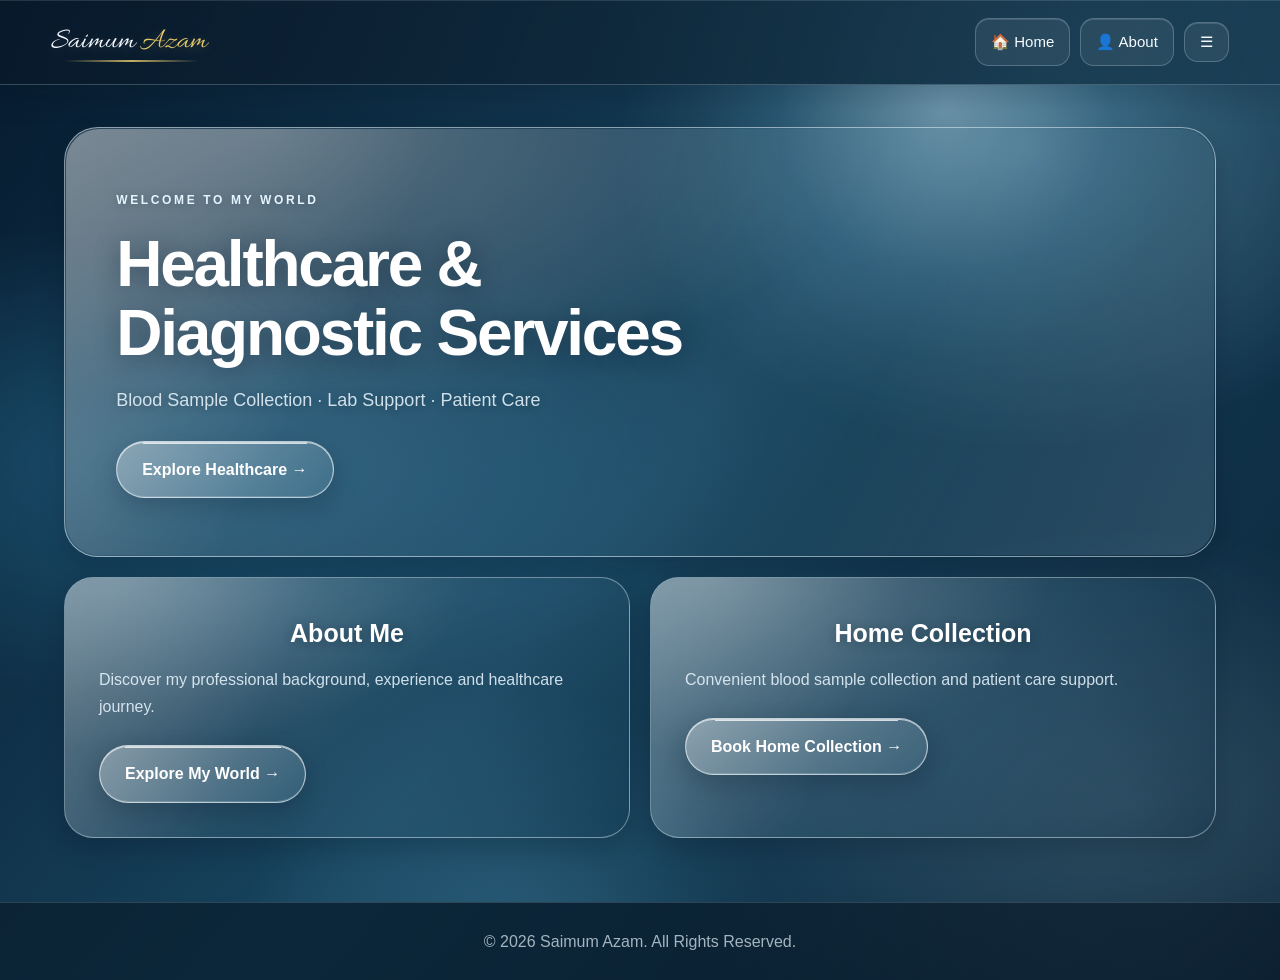
<file: index.html>
<!DOCTYPE html>
<html lang="en">
<head>
<meta charset="UTF-8">
<meta name="viewport" content="width=device-width, initial-scale=1.0">
<title>Saimum Azam | Personal Website</title>
<meta name="description" content="Saimum Azam from West Bengal, India. Technology enthusiast, aspiring developer and digital creator. Explore my personal website, projects and interests.">
<meta name="google-site-verification" content="7d-utAZYoabs7Ca2PyUPrSpho9dDaX7zHXLuZ9Oqc-A" />
  <style>
* {
  margin: 0;
  padding: 0;
  box-sizing: border-box;
  scroll-behavior: smooth;
}

body {
  font-family: Arial, sans-serif;
  background: #0b1020;
  color: #ffffff;
  line-height: 1.7;
}

header {
  padding: 22px 8%;
  display: flex;
  justify-content: space-between;
  align-items: center;
  background: #11182b;
}

.logo {
  font-size: 23px;
  font-weight: bold;
  color: #60a5fa;
}

nav a {
  color: white;
  text-decoration: none;
  margin-left: 18px;
  font-size: 14px;
}
.hero {
    min-height: auto;
    width: 100%;
    display: flex;
    flex-direction: column;
    justify-content: center;
    align-items: center;
    text-align: center;
    padding: 65px 20px 55px;
    gap: 15px;
}
.avatar {
  width: 115px;
  height: 115px;
  border-radius: 50%;
  object-fit: cover;
  border: 3px solid #f5c542;
  box-shadow: 0 0 12px #f5c542,
              0 0 28px rgba(245,197,66,0.4);
  display: block;
  margin-bottom: 25px;
}

.hero h1 {
  font-size: 42px;
  margin-bottom: 10px;
}

.hero h1 span {
  background: linear-gradient(90deg, #f5c542, #fff1a8, #d4a017);
  -webkit-background-clip: text;
  background-clip: text;
  -webkit-text-fill-color: transparent;
  font-weight: 800;
  letter-spacing: 1px;
}

.hero p {
  color: #b8c3d9;
  max-width: 550px;
}

.btn {
  display: inline-block;
  margin-top: 25px;
  padding: 12px 25px;
  background: #2563eb;
  color: white;
  border-radius: 30px;
  text-decoration: none;
}

section {
  padding: 65px 8%;
}

h2 {
  text-align: center;
  font-size: 30px;
  margin-bottom: 30px;
  color: #60a5fa;
}

.about {
  text-align: center;
  color: #cbd5e1;
  max-width: 750px;
  margin: auto;
}

.skills, .projects {
  display: flex;
  justify-content: center;
  flex-wrap: wrap;
  gap: 15px;
}

.skill, .project {
  background: #17223a;
  border: 1px solid #293957;
  padding: 20px;
  border-radius: 15px;
}

.skill {
  min-width: 130px;
  text-align: center;
}

.project {
  width: 280px;
}

.project p {
  color: #b8c3d9;
  margin-top: 8px;
}

.contact {
  text-align: center;
  color: #cbd5e1;
}

footer {
  text-align: center;
  padding: 25px;
  background: #11182b;
  color: #94a3b8;
}

@media(max-width:600px) {
  header {
    flex-direction: column;
    gap: 12px;
  }

  nav a {
    margin: 0 7px;
  }

  .hero h1 {
    font-size: 32px;
  }
}
  /* PREMIUM HEADER DESIGN */
header {
  position: sticky;
  top: 0;
  z-index: 999;
  display: flex;
  justify-content: space-between;
  align-items: center;
  padding: 22px 8%;
  background: rgba(15, 23, 42, 0.88);
  backdrop-filter: blur(18px);
  border-bottom: 1px solid rgba(212, 175, 55, 0.35);
  box-shadow: 0 8px 30px rgba(0, 0, 0, 0.25);
}

.logo {
  font-size: 30px;
  font-weight: 800;
  background: linear-gradient(135deg, #f9d976, #d4af37);
  -webkit-background-clip: text;
  -webkit-text-fill-color: transparent;
}

nav a {
  color: #ffffff;
  text-decoration: none;
  font-weight: 600;
  transition: 0.3s;
}

nav a:hover {
  color: #f9d976;
}/* PREMIUM WEBSITE EFFECTS */
body {
  background: linear-gradient(135deg, #080d1c, #111b35, #080d1c);
  color: #ffffff;
}

.hero {
  padding: 100px 20px;
  text-align: center;
}

.avatar {
  border: 4px solid #f9d976;
  box-shadow: 0 0 30px rgba(249,217,118,0.35);
}

.btn {
  background: linear-gradient(135deg, #f9d976, #d4a72c);
  color: #101827;
  border-radius: 40px;
  font-weight: 700;
  box-shadow: 0 8px 25px rgba(249,217,118,0.25);
}

.btn:hover {
  transform: translateY(-4px);
}
/* PREMIUM GLASS SKILL CARDS */
.skill {
  background: rgba(255,255,255,0.06);
  backdrop-filter: blur(18px);
  -webkit-backdrop-filter: blur(18px);
  border: 1px solid rgba(249,217,118,0.35);
  border-radius: 24px;
  box-shadow: 0 8px 30px rgba(0,0,0,0.25);
  transition: all 0.4s ease;
}

.skill:hover {
  transform: translateY(-10px) scale(1.04);
  border-color: #f9d976;
  box-shadow: 0 12px 35px rgba(249,217,118,0.25);
}
/* PREMIUM PROJECT CARDS */
.project {
  background: rgba(255,255,255,0.06);
  backdrop-filter: blur(18px);
  -webkit-backdrop-filter: blur(18px);
  border: 1px solid rgba(249,217,118,0.35);
  border-radius: 24px;
  padding: 30px;
  margin: 20px 0;
  box-shadow: 0 8px 30px rgba(0,0,0,0.25);
  transition: all 0.4s ease;
}

.project:hover {
  transform: translateY(-10px);
  border-color: #f9d976;
  box-shadow: 0 12px 35px rgba(249,217,118,0.25);
}

.project h3 {
  color: #f9d976;
  margin-bottom: 15px;
}
/* PREMIUM PROJECT ANIMATION */
.project {
  animation: fadeUp 0.8s ease both;
}

.project:hover {
  transform: translateY(-10px) scale(1.02);
  border-color: #f9d976;
  box-shadow: 0 15px 40px rgba(249, 217, 118, 0.25);
}

@keyframes fadeUp {
  from {
    opacity: 0;
    transform: translateY(30px);
  }
  to {
    opacity: 1;
    transform: translateY(0);
  }
}
/* PREMIUM CONTACT BUTTONS */
.contact-buttons {
  display: flex;
  flex-direction: column;
  align-items: center;
  gap: 18px;
  margin: 30px auto;
}

.contact-btn {
  display: inline-block;
  padding: 16px 35px;
  background: linear-gradient(135deg, #f9d976, #d9a928);
  color: #101827;
  text-decoration: none;
  font-weight: 700;
  font-size: 18px;
  border-radius: 40px;
  box-shadow: 0 8px 25px rgba(249,217,118,0.25);
  transition: 0.3s ease;
}

.contact-btn:hover {
  transform: translateY(-5px);
}
/* Common Navigation Alignment */
header {
    width: 100%;
    text-align: center;
}

nav {
    display: flex;
    flex-wrap: wrap;
    justify-content: center;
    align-items: center;
    gap: 12px;
    width: 100%;
    max-width: 1100px;
    margin: 15px auto;
    padding: 12px 10px;
}

nav a {
    display: inline-flex;
    align-items: center;
    justify-content: center;
    text-align: center;
    white-space: nowrap;
    padding: 10px 15px;
    border-radius: 25px;
    text-decoration: none;
}

@media (max-width: 600px) {
    nav {
        gap: 8px;
        padding: 10px 5px;
    }

    nav a {
        padding: 9px 12px;
        font-size: 14px;
    }
}
/* PROFESSIONAL HEADER DESIGN */

.site-header {
  width: 100%;
  max-width: 1200px;
  margin: auto;
  padding: 18px 20px;
  display: flex;
  justify-content: space-between;
  align-items: center;
  background: #11182b;
  position: relative;
  z-index: 1000;
}

.site-header .logo {
  font-size: 28px;
  font-weight: bold;
  color: #d8b477;
}

.nav-actions {
  display: flex;
  align-items: center;
  gap: 10px;
}

.nav-icon,
.menu-toggle {
  display: inline-flex;
  align-items: center;
  justify-content: center;
  padding: 10px 15px;
  border: 1px solid #354052;
  border-radius: 12px;
  background: #172235;
  color: white;
  text-decoration: none;
  font-size: 15px;
  cursor: pointer;
}

.nav-icon:hover,
.menu-toggle:hover {
  background: #d8b477;
  color: #11182b;
}

.menu-wrap {
  position: relative;
}

.menu-panel {
  display: none;
  position: absolute;
  top: 55px;
  right: 0;
  width: 240px;
  padding: 10px;
  background: #11182b;
  border: 1px solid #354052;
  border-radius: 14px;
  box-shadow: 0 10px 30px #0008;
}

.menu-panel.show {
  display: block;
}

.menu-panel a {
  display: block;
  padding: 12px;
  color: white;
  text-decoration: none;
  border-radius: 8px;
}

.menu-panel a:hover {
  background: #26364c;
  color: #d8b477;
}

@media (max-width: 600px) {
  .site-header {
    padding: 14px 10px;
  }

  .nav-actions {
    gap: 6px;
  }

  .nav-icon,
  .menu-toggle {
    padding: 9px 10px;
    font-size: 13px;
  }

  .site-header .logo {
    font-size: 23px;
  }
}
/* Keep full sections on their own pages */
body > section {
    display: none !important;
}
    /* PREMIUM LIQUID GLASS DESIGN */

body {
  background: #071827;
  color: #f7fbff;
  font-family: Inter, -apple-system, BlinkMacSystemFont,
    "Segoe UI", Arial, sans-serif;
  overflow-x: hidden;
}

.glass-home {
  position: relative;
  isolation: isolate;
  overflow: hidden;
  max-width: 1500px;
  margin: auto;
  padding: 42px 5.5% 64px;
  background:
    radial-gradient(ellipse at 80% 8%,
      rgba(173,226,255,.30), transparent 28%),
    radial-gradient(ellipse at 14% 46%,
      rgba(51,144,190,.34), transparent 38%),
    radial-gradient(ellipse at 88% 88%,
      rgba(193,228,242,.18), transparent 27%),
    linear-gradient(128deg,#071d31,#17435d 50%,#0a2539);
}

.glass-home::before,
.glass-home::after {
  content: "";
  position: absolute;
  z-index: 0;
  pointer-events: none;
  border-radius: 50%;
  filter: blur(3px);
}

.glass-home::before {
  width: 490px;
  height: 490px;
  top: -220px;
  right: 7%;
  background: radial-gradient(circle,
    rgba(217,245,255,.30),
    rgba(83,171,211,.08) 48%,
    transparent 72%);
}

.glass-home::after {
  width: 560px;
  height: 560px;
  bottom: -330px;
  left: 18%;
  background: radial-gradient(circle,
    rgba(111,196,231,.23), transparent 68%);
}

.glass-home > * {
  position: relative;
  z-index: 1;
}

.glass-hero {
  position: relative;
  isolation: isolate;
  min-height: 430px;
  display: flex;
  align-items: center;
  padding: clamp(24px,4vw,58px);
  overflow: hidden;
  border: 1px solid rgba(235,249,255,.52);
  border-radius: 34px;

  background: linear-gradient(
    112deg,
    rgba(229,247,255,.19),
    rgba(165,219,244,.09) 46%,
    rgba(8,42,65,.18)
  );

  -webkit-backdrop-filter: blur(34px) saturate(180%);
  backdrop-filter: blur(34px) saturate(180%);

  box-shadow:
    0 28px 78px rgba(0,9,22,.40),
    0 4px 14px rgba(5,22,36,.22),
    inset 0 1.5px 1px rgba(255,255,255,.75),
    inset 0 -1px 1px rgba(206,240,255,.20);
}

.glass-hero::before {
  content: "";
  position: absolute;
  z-index: -1;
  inset: 1px;
  border-radius: 33px;
  background:
    linear-gradient(
      118deg,
      rgba(255,255,255,.24),
      transparent 28%,
      transparent 68%,
      rgba(196,235,255,.16)
    ),
    radial-gradient(
      ellipse at 18% 0%,
      rgba(255,255,255,.22),
      transparent 46%
    );
  pointer-events: none;
}

.glass-hero::after {
  content: "";
  position: absolute;
  z-index: 0;
  top: -45%;
  left: -76%;
  width: 52%;
  height: 190%;
  transform: rotate(24deg);
  pointer-events: none;
  background: linear-gradient(
    90deg,
    transparent,
    rgba(255,255,255,.14),
    transparent
  );
  animation: glassShimmer 12s ease-in-out infinite;
}

@keyframes glassShimmer {
  0%,62% {
    left: -76%;
    opacity: 0;
  }
  70% {
    opacity: .8;
  }
  100% {
    left: 130%;
    opacity: 0;
  }
}

/* Hero text stays on the main glass surface */

.glass-content {
  position: relative;
  z-index: 1;
  max-width: 690px;
  padding: 0;
  background: transparent;
  border: none;
  box-shadow: none;
}

.glass-content > span {
  color: #e4f5ff;
  font-size: 12px;
  font-weight: 700;
  letter-spacing: .22em;
  text-shadow: 0 1px 10px rgba(0,0,0,.25);
}

.glass-content h1 {
  margin: 18px 0;
  color: #fff;
  font-size: clamp(36px,5vw,64px);
  line-height: 1.08;
  letter-spacing: -.035em;
  text-shadow: 0 3px 24px rgba(0,17,32,.38);
}

.glass-content p {
  color: rgba(242,250,255,.94);
  font-size: clamp(15px,1.5vw,18px);
  line-height: 1.65;
  text-shadow: 0 1px 10px rgba(0,0,0,.24);
}

/* Realistic glass buttons */

.glass-button {
  position: relative;
  display: inline-flex;
  align-items: center;
  justify-content: center;
  gap: 9px;
  margin-top: 25px;
  padding: 14px 25px;
  overflow: hidden;
  border: 1px solid rgba(255,255,255,.60);
  border-radius: 50px;
  color: #fff;
  font-weight: 600;
  text-decoration: none;

  background: linear-gradient(
    135deg,
    rgba(255,255,255,.35),
    rgba(174,222,246,.13)
  );

  -webkit-backdrop-filter: blur(18px) saturate(185%);
  backdrop-filter: blur(18px) saturate(185%);

  box-shadow:
    0 8px 25px rgba(0,15,29,.22),
    inset 0 1px rgba(255,255,255,.66),
    inset 0 -1px rgba(207,239,255,.20);

  transition: .32s ease;
}

.glass-button::before {
  content: "";
  position: absolute;
  inset: 1px 12% auto;
  height: 1px;
  background: rgba(255,255,255,.75);
}

.glass-button:hover {
  transform: translateY(-3px);
  background: rgba(255,255,255,.35);
  box-shadow: 0 14px 32px rgba(0,16,30,.30);
}

/* Premium glass cards */

.glass-grid {
  display: grid;
  grid-template-columns: repeat(2,minmax(0,1fr));
  gap: 20px;
  margin-top: 20px;
}

.glass-card {
  position: relative;
  isolation: isolate;
  min-height: 225px;
  padding: 34px;
  overflow: hidden;
  border: 1px solid rgba(235,249,255,.42);
  border-radius: 29px;

  background: linear-gradient(
    135deg,
    rgba(229,247,255,.22),
    rgba(147,207,236,.09) 57%,
    rgba(8,42,66,.20)
  );

  -webkit-backdrop-filter: blur(30px) saturate(178%);
  backdrop-filter: blur(30px) saturate(178%);

  box-shadow:
    0 18px 48px rgba(0,12,25,.29),
    inset 0 1px rgba(255,255,255,.58),
    inset 0 -1px rgba(207,236,249,.14);

  transition: .35s ease;
}

.glass-card::before {
  content: "";
  position: absolute;
  z-index: -1;
  inset: 0;
  pointer-events: none;
  background:
    linear-gradient(
      115deg,
      rgba(255,255,255,.18),
      transparent 38%
    ),
    radial-gradient(
      ellipse at 10% 0%,
      rgba(255,255,255,.22),
      transparent 48%
    );
}

.glass-card:hover {
  transform: translateY(-5px);
  border-color: rgba(255,255,255,.68);
  box-shadow:
    0 25px 56px rgba(0,12,25,.36),
    inset 0 1px rgba(255,255,255,.72);
}

.glass-card h2 {
  margin-bottom: 12px;
  color: #fff;
  font-size: 25px;
  text-shadow: 0 2px 12px rgba(0,15,28,.30);
}

.glass-card p {
  color: rgba(235,247,255,.92);
  line-height: 1.7;
}

@media(prefers-reduced-motion:reduce) {
  .glass-hero::after {
    animation: none;
  }

  .glass-button,
  .glass-card {
    transition: none;
  }
}

@media(max-width:700px) {
  .glass-home {
    padding: 22px 14px 38px;
  }

  .glass-hero {
    min-height: 370px;
    padding: 18px;
    border-radius: 26px;
  }

  .glass-content h1 {
    font-size: clamp(34px,9vw,48px);
  }

  .glass-grid {
    grid-template-columns: 1fr;
    gap: 14px;
    margin-top: 14px;
  }

  .glass-card {
    min-height: 185px;
    padding: 27px;
    border-radius: 24px;
  }
}
</style>
<link rel="stylesheet" href="theme.css">
<link rel="stylesheet" href="brand.css">
</head>

<body>

<header class="site-header">
<a href="index.html"
   class="logo signature-logo"
   aria-label="Saimum Azam Home">

  <span class="logo-first">Saimum</span>
  <span class="logo-last">Azam</span>

</a>


  <div class="nav-actions">

    <a href="index.html" class="nav-icon">
      🏠 Home
    </a>

    <a href="about.html" class="nav-icon">
      👤 About
    </a>

    <div class="menu-wrap">

      <button class="menu-toggle"
      onclick="document.getElementById('siteMenu').classList.toggle('show')">
        ☰
      </button>

      <div class="menu-panel" id="siteMenu">

        <a href="skills.html">Skills</a>
        <a href="projects.html">Projects</a>
        <a href="healthcare.html">Healthcare</a>
        <a href="experience.html">Experience</a>
        <a href="professional-skills.html">Professional Skills</a>
        <a href="highlights.html">Highlights</a>
        <a href="service-areas.html">Service Areas</a>
        <a href="laboratory.html">Laboratory</a>
        <a href="pathology-tests.html">Pathology Test</a>
      </div>
    </div>

  </div>

</header>
<main class="glass-home" id="home">

  <section class="glass-hero">
    <div class="glass-content">
      <span>WELCOME TO MY WORLD</span>

      <h1>
        Healthcare &<br>
        Diagnostic Services
      </h1>

      <p>
        Blood Sample Collection · Lab Support · Patient Care
      </p>

      <a href="healthcare.html" class="glass-button">
        Explore Healthcare →
      </a>
    </div>
  </section>

  <div class="glass-grid">

    <section class="glass-card">
      <h2>About Me</h2>
      <p>
        Discover my professional background,
        experience and healthcare journey.
      </p>
      <a href="about.html" class="glass-button">
        Explore My World →
      </a>
    </section>

    <section class="glass-card">
      <h2>Home Collection</h2>
      <p>
        Convenient blood sample collection
        and patient care support.
      </p>
      <a href="healthcare.html" class="glass-button">
        Book Home Collection →
      </a>
    </section>

  </div>

</main>

 
<section id="booking">
  <h2>Smart Home Collection Booking</h2>

  <div class="about">
    <p>Book your convenient home blood sample collection by submitting your details below.</p>
  </div>

  <div class="project" style="max-width:520px;margin:25px auto;">
    <form id="homeBookingForm">

      <label>Patient Name</label>
      <input type="text" id="patientName" required
        placeholder="Enter your full name"
        style="width:100%;padding:13px;margin:8px 0 16px;border-radius:10px;border:1px solid #d4af37;background:#17223a;color:white;">

      <label>Mobile Number</label>
      <input type="tel" id="patientPhone" required
        pattern="[0-9]{10}" maxlength="10"
        placeholder="10-digit mobile number"
        style="width:100%;padding:13px;margin:8px 0 16px;border-radius:10px;border:1px solid #d4af37;background:#17223a;color:white;">

      <label>Preferred Collection Date</label>
      <input type="date" id="collectionDate" required
        style="width:100%;padding:13px;margin:8px 0 16px;border-radius:10px;border:1px solid #d4af37;background:#17223a;color:white;">

      <label>Full Address / Location</label>
      <textarea id="patientAddress" required
        placeholder="Enter your complete address"
        style="width:100%;padding:13px;margin:8px 0 20px;border-radius:10px;border:1px solid #d4af37;background:#17223a;color:white;min-height:90px;"></textarea>

      <button type="submit" class="contact-btn"
        style="width:100%;border:none;cursor:pointer;">
        Send Booking on WhatsApp
      </button>

    </form>
  </div>
</section>

<script>
document.getElementById("homeBookingForm").addEventListener("submit", function(e) {
  e.preventDefault();

  const name = document.getElementById("patientName").value.trim();
  const phone = document.getElementById("patientPhone").value.trim();
  const date = document.getElementById("collectionDate").value;
  const address = document.getElementById("patientAddress").value.trim();

  const message =
    "Hello, I want to book a home blood sample collection.%0A%0A" +
    "Patient Name: " + encodeURIComponent(name) + "%0A" +
    "Mobile: " + encodeURIComponent(phone) + "%0A" +
    "Preferred Date: " + encodeURIComponent(date) + "%0A" +
    "Address: " + encodeURIComponent(address);

  window.open("https://wa.me/917797911282?text=" + message, "_blank");
});
</script>
  
<section id="workflow">
  <h2>How It Works</h2>

  <div class="projects">

    <div class="project">
      <h3>📲 01. Book Your Service</h3>
      <p>
        Contact me on WhatsApp to request a blood sample
        collection. Share your test requirements, location
        and preferred collection time.
      </p>
    </div>

    <div class="project">
      <h3>🩸 02. Sample Collection</h3>
      <p>
        Your blood sample will be collected at the
        agreed location and time, with attention to
        patient comfort, hygiene and proper handling.
      </p>
    </div>

    <div class="project">
      <h3>🔬 03. Lab Testing & Report</h3>
      <p>
        The collected sample will be transferred to a
        diagnostic laboratory partner for testing.
        You will receive support with report collection.
      </p>
    </div>

  </div>
</section>
  
<section id="reviews">
  <h2>Patient Feedback & Reviews</h2>

  <div class="about">
    <p>
      Your feedback matters to us.
      Share your experience and help us improve
      our patient care and collection services.
    </p>
  </div>

  <div class="project"
       style="max-width:520px;margin:25px auto;">

    <form id="feedbackForm">

      <label>Patient Name</label>
      <input type="text" id="reviewName"
        required placeholder="Enter your name"
        style="width:100%;padding:13px;margin:8px 0 16px;border-radius:10px;border:1px solid #d4af37;background:#17223a;color:white;">

      <label>Your Rating</label>
      <select id="reviewRating" required
        style="width:100%;padding:13px;margin:8px 0 16px;border-radius:10px;border:1px solid #d4af37;background:#17223a;color:white;">
        <option value="">Select your rating</option>
        <option value="5 Stars">⭐⭐⭐⭐⭐ Excellent</option>
        <option value="4 Stars">⭐⭐⭐⭐ Very Good</option>
        <option value="3 Stars">⭐⭐⭐ Good</option>
        <option value="2 Stars">⭐⭐ Needs Improvement</option>
        <option value="1 Star">⭐ Poor</option>
      </select>

      <label>Your Feedback</label>
      <textarea id="reviewMessage" required
        placeholder="Share your experience..."
        style="width:100%;padding:13px;margin:8px 0 20px;border-radius:10px;border:1px solid #d4af37;background:#17223a;color:white;min-height:110px;"></textarea>

      <button type="submit" class="contact-btn"
        style="width:100%;border:none;cursor:pointer;">
        Send Feedback on WhatsApp
      </button>

    </form>
  </div>
</section>

<script>
document.getElementById("feedbackForm")
.addEventListener("submit", function(e) {
  e.preventDefault();

  const name = document.getElementById("reviewName").value.trim();
  const rating = document.getElementById("reviewRating").value;
  const feedback = document.getElementById("reviewMessage").value.trim();

  const message =
    "Patient Feedback%0A%0A" +
    "Name: " + encodeURIComponent(name) + "%0A" +
    "Rating: " + encodeURIComponent(rating) + "%0A" +
    "Feedback: " + encodeURIComponent(feedback);

  window.open(
    "https://wa.me/917797911282?text=" + message,
    "_blank"
  );
});
</script>
  
<section id="faq">
  <h2>Frequently Asked Questions</h2>

  <div class="projects">

    <div class="project">
      <h3>❓ How can I book a home collection?</h3>
      <p>
        You can book through our Smart Home Collection
        Booking form or contact us directly on WhatsApp.
      </p>
    </div>

    <div class="project">
      <h3>❓ Which areas do you serve?</h3>
      <p>
        Home collection is available in selected service
        areas including Kashimnagar, Hayatnagar, Paikar,
        Kutubpur and nearby locations. Contact us to
        confirm availability.
      </p>
    </div>

    <div class="project">
      <h3>❓ Is home collection free?</h3>
      <p>
        No separate home collection charge is offered
        where the service is available. Applicable
        laboratory and test charges should be confirmed
        before booking.
      </p>
    </div>

    <div class="project">
      <h3>❓ Where will my blood sample be tested?</h3>
      <p>
        Samples are transferred to diagnostic laboratory
        partners for the requested tests.
      </p>
    </div>

    <div class="project">
      <h3>❓ How can I receive my report?</h3>
      <p>
        We provide assistance with report collection.
        Report availability and delivery time depend
        on the laboratory and the test.
      </p>
    </div>

    <div class="project">
      <h3>❓ How can I contact you?</h3>
      <p>
        You can contact us directly through WhatsApp
        for booking, service availability and assistance.
      </p>
    </div>

  </div>
</section>
  <section id="experience">
  <h2>Professional Experience</h2>

  <div class="projects">
    <div class="project">
      <h3>🏆 7+ Years of Experience</h3>
      <p>
        Over 7 years of experience in healthcare support,
        blood sample collection, diagnostic lab coordination
        and patient service management.
      </p>
    </div>
  </div>
</section>
  <section id="professional-skills">
  <h2>My Professional Skills</h2>

  <div class="skills">
    <div class="skill">🩸 Blood Sample Collection</div>
    <div class="skill">🔬 Diagnostic Lab Coordination</div>
    <div class="skill">🏠 Home Sample Collection</div>
    <div class="skill">🤝 Patient Handling & Support</div>
    <div class="skill">📋 Report Coordination</div>
    <div class="skill">🏥 Healthcare Service Management</div>
  </div>
  </section>
  <section id="highlights">
  <h2>My Professional Highlights</h2>

  <div class="projects">
    <div class="project">
      <h3>🏆 7+ Years Experience</h3>
      <p>Experienced in healthcare support and diagnostic service coordination.</p>
    </div>

    <div class="project">
      <h3>🩸 Patient Care</h3>
      <p>Focused on convenient and patient-friendly blood sample collection.</p>
    </div>

    <div class="project">
      <h3>🔬 Lab Coordination</h3>
      <p>Supporting diagnostic laboratory testing and sample coordination.</p>
    </div>

    <div class="project">
      <h3>🤝 Reliable Service</h3>
      <p>Committed to professional communication and patient convenience.</p>
    </div>
  </div>
  </section>
  
<section id="service-areas">
  <h2>📍 Our Service Areas</h2>

  <p>
    Daily Home Blood Sample Collection Service – By Appointment.
  </p>

  <div class="project"
       style="max-width:850px;margin:25px auto;">

    <h3>Explore Our Service Locations</h3>

    <div style="width:100%;height:350px;overflow:hidden;border-radius:14px;border:1px solid #d4af37;margin:18px 0;">

      <iframe
        src="https://maps.google.com/maps?q=Paikar%2C%20Birbhum%2C%20West%20Bengal%2C%20India&t=&z=11&ie=UTF8&iwloc=&output=embed"
        width="100%"
        height="100%"
        style="border:0;"
        loading="lazy"
        referrerpolicy="no-referrer-when-downgrade"
        title="Service Area Map">
      </iframe>

    </div>

    <h3>Available Service Areas</h3>

    <div class="skills">
      <div class="skill">📍 Kashimnagar</div>
      <div class="skill">📍 Hayatnagar</div>
      <div class="skill">📍 Paikar</div>
      <div class="skill">📍 Kutubpur</div>
      <div class="skill">📍 Vagail</div>
      <div class="skill">📍 Dantura</div>
      <div class="skill">📍 Laxmidanga</div>
      <div class="skill">📍 Borsapukur</div>
      <div class="skill">📍 Mitrapur</div>
    </div>

    <p style="margin-top:20px;">
      Please contact us to confirm home collection
      availability in your location.
    </p>

    <div class="contact-buttons">
      <a class="contact-btn"
         href="https://wa.me/917797911282"
         target="_blank">
        Book Home Collection on WhatsApp
      </a>
    </div>

  </div>
</section>

  <section id="skills">
  <h2>My Interests</h2>
  <div class="skills">
    <div class="skill">💻 Web Development</div>
    <div class="skill">🤖 Artificial Intelligence</div>
    <div class="skill">⚡ Automation</div>
    <div class="skill">🌐 Technology</div>
    <div class="skill">🎨 Digital Creation</div>
  </div>
</section>

<section id="projects">
  <h2>My Projects</h2>
  <div class="projects">
    <div class="project">
      <h3>🌐 Personal Website</h3>
      <p>My first personal website built with HTML and CSS.</p>
    </div>
    <div class="project">
      <h3>🚀 Future Projects</h3>
      <p>More exciting projects coming soon!</p>
    </div>
  </div>
</section>

<section id="contact">
  <h2>Let's Connect</h2>
  <div class="contact">
    <p>Thank you for visiting my website.</p>
    <div class="contact-buttons">
  <a href="mailto:saimumazam@gmail.com" class="contact-btn">
    ✉️ Email Me
  </a>

  <a href="https://wa.me/917797911282" target="_blank" class="contact-btn">
    🟢 WhatsApp Me
  </a>
</div>
  <a class="btn" href="https://www.facebook.com/share/199oMXA192/" target="_blank">
  📘 Facebook
</a>

<a class="btn" href="https://www.instagram.com/i_am_saimum/" target="_blank">
  📸 Instagram
</a>
    <a class="btn" href="https://github.com/saimumazam">
      Visit My GitHub
    </a>
  </div>
</section>

<footer>
  © <span id="year"></span> Saimum Azam. All Rights Reserved.
</footer>

<script>
document.getElementById("year").textContent =
  new Date().getFullYear();
</script>

</body>
</html>
</file>
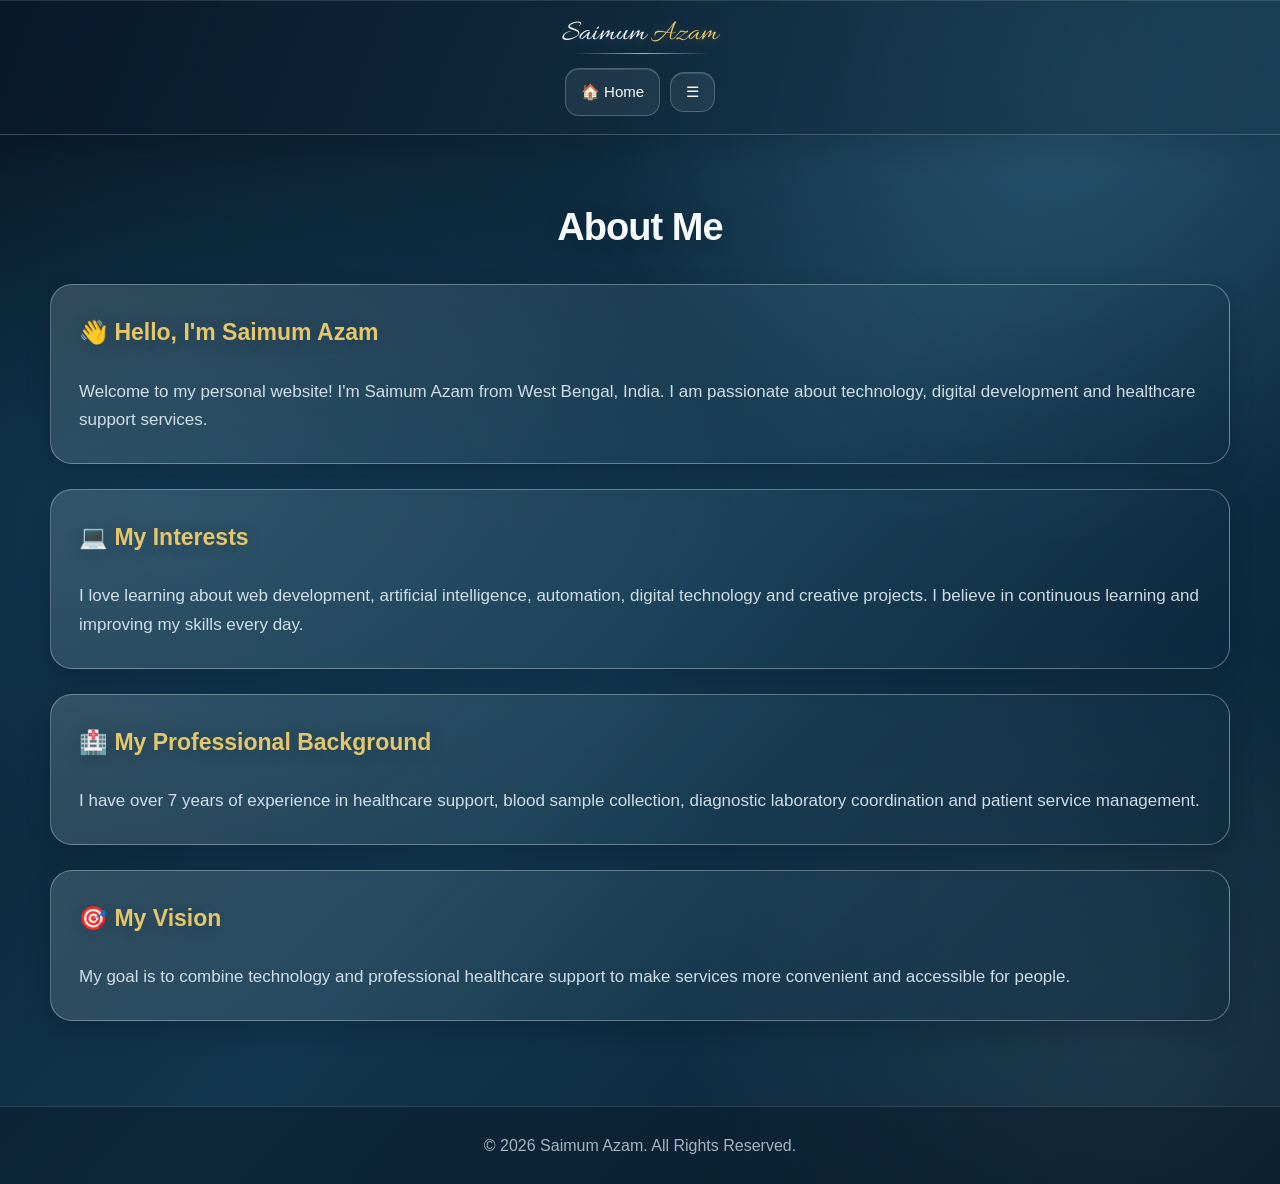
<file: about.html>
<!DOCTYPE html>
<html lang="en">
<head>
<meta charset="UTF-8">
<meta name="viewport" content="width=device-width, initial-scale=1.0">
<title>About Me | Saimum Azam</title>
<meta name="description" content="Learn more about Saimum Azam, his background, experience and professional interests.">

<style>
* {
  margin: 0;
  padding: 0;
  box-sizing: border-box;
}

body {
  font-family: Arial, sans-serif;
  background: #0d162b;
  color: #f5f5f5;
  line-height: 1.8;
}

header {
  background: #101a30;
  padding: 20px;
  border-bottom: 1px solid #b49b50;
  display: flex;
  justify-content: space-between;
  align-items: center;
  flex-wrap: wrap;
  gap: 15px;
}

.logo {
  color: #f3cf55;
  font-size: 28px;
  font-weight: bold;
}

nav {
  display: flex;
  flex-wrap: wrap;
  gap: 15px;
}

nav a {
  color: white;
  text-decoration: none;
  font-weight: bold;
}

nav a:hover {
  color: #f3cf55;
}

.container {
  max-width: 900px;
  margin: auto;
  padding: 50px 20px;
}

h1, h2 {
  color: #68a5ff;
  text-align: center;
  margin-bottom: 25px;
}

h1 {
  font-size: 38px;
}

.card {
  background: #202b43;
  border: 1px solid #81784f;
  border-radius: 18px;
  padding: 28px;
  margin: 25px 0;
}

.card h2 {
  text-align: left;
  color: #f3cf55;
  font-size: 23px;
}

p {
  color: #d1d8e6;
  font-size: 17px;
}

footer {
  text-align: center;
  padding: 25px;
  color: #b8c1d3;
  border-top: 1px solid #81784f;
}

@media(max-width:600px) {
  header {
    justify-content: center;
  }

  nav {
    justify-content: center;
  }

  h1 {
    font-size: 30px;
  }
}
 .site-header {
    width: 100%;
    max-width: 1200px;
    margin: auto;
    padding: 18px 20px;
    display: flex;
    flex-direction: column;
    justify-content: center;
    align-items: center;
    gap: 18px;
    background: #11182b;
    position: relative;
    z-index: 1000;
}

.site-header .logo {
    font-size: 28px;
    font-weight: bold;
    color: #d8b477;
}

.nav-actions {
    display: flex;
    align-items: center;
    justify-content: center;
    gap: 10px;
}

.nav-icon,
.menu-toggle {
    display: inline-flex;
    align-items: center;
    justify-content: center;
    padding: 10px 15px;
    border: 1px solid #354052;
    border-radius: 12px;
    background: #172235;
    color: white;
    text-decoration: none;
    font-size: 15px;
    cursor: pointer;
}

.menu-icon:hover,
.nav-icon:hover,
.menu-toggle:hover {
    background: #d8b477;
    color: #11182b;
}

.menu-wrap {
    position: relative;
}

.menu-panel {
    display: none;
    position: absolute;
    top: 55px;
    right: 0;
    width: 240px;
    padding: 10px;
    background: #11182b;
    border: 1px solid #354052;
    border-radius: 14px;
    box-shadow: 0 10px 30px #0008;
    z-index: 1001;
}

.menu-panel.show {
    display: block;
}

.menu-panel a {
    display: block;
    padding: 12px;
    color: white;
    text-decoration: none;
    border-radius: 8px;
}

.menu-panel a:hover {
    background: #26364c;
    color: #d8b477;
}

@media (max-width: 600px) {
    .site-header {
        padding: 18px 10px;
        gap: 18px;
    }

    .nav-actions {
        gap: 8px;
    }

    .nav-icon,
    .menu-toggle {
        padding: 10px 15px;
        font-size: 15px;
    }
} 
</style>
<link rel="stylesheet" href="theme.css">
<link rel="stylesheet" href="brand.css">
</head>

<body>

<header class="site-header">
  <a href="index.html"
   class="logo signature-logo"
   aria-label="Saimum Azam Home">

  <span class="logo-first">Saimum</span>
  <span class="logo-last">Azam</span>

  </a>
  <div class="nav-actions">
    <a href="index.html" class="nav-icon">🏠 Home</a>
    
    <div class="menu-wrap">
      <button class="menu-toggle"
      onclick="document.getElementById('siteMenu').classList.toggle('show')">
        ☰
      </button>
      <div class="menu-panel" id="siteMenu">
        <a href="skills.html">Skills</a>
        <a href="projects.html">Projects</a>
        <a href="healthcare.html">Healthcare</a>
        <a href="experience.html">Experience</a>
        <a href="professional-skills.html">Professional Skills</a>
        <a href="highlights.html">Highlights</a>
        <a href="service-areas.html">Service Areas</a>
        <a href="laboratory.html">Laboratory</a>
        <a href="pathology-tests.html">Pathology Test</a>
      </div>
    </div>
  </div>
</header>

<div class="container">

  <h1>About Me</h1>

  <div class="card">
    <h2>👋 Hello, I'm Saimum Azam</h2>
    <p>
      Welcome to my personal website!
      I'm Saimum Azam from West Bengal, India.
      I am passionate about technology, digital development
      and healthcare support services.
    </p>
  </div>

  <div class="card">
    <h2>💻 My Interests</h2>
    <p>
      I love learning about web development,
      artificial intelligence, automation,
      digital technology and creative projects.
      I believe in continuous learning and
      improving my skills every day.
    </p>
  </div>

  <div class="card">
    <h2>🏥 My Professional Background</h2>
    <p>
      I have over 7 years of experience in
      healthcare support, blood sample collection,
      diagnostic laboratory coordination
      and patient service management.
    </p>
  </div>

  <div class="card">
    <h2>🎯 My Vision</h2>
    <p>
      My goal is to combine technology and
      professional healthcare support to make
      services more convenient and accessible
      for people.
    </p>
  </div>

</div>

<footer>
  © <span id="year"></span> Saimum Azam. All Rights Reserved.
</footer>

<script>
document.getElementById("year").textContent =
new Date().getFullYear();
</script>

</body>
</html>
</file>
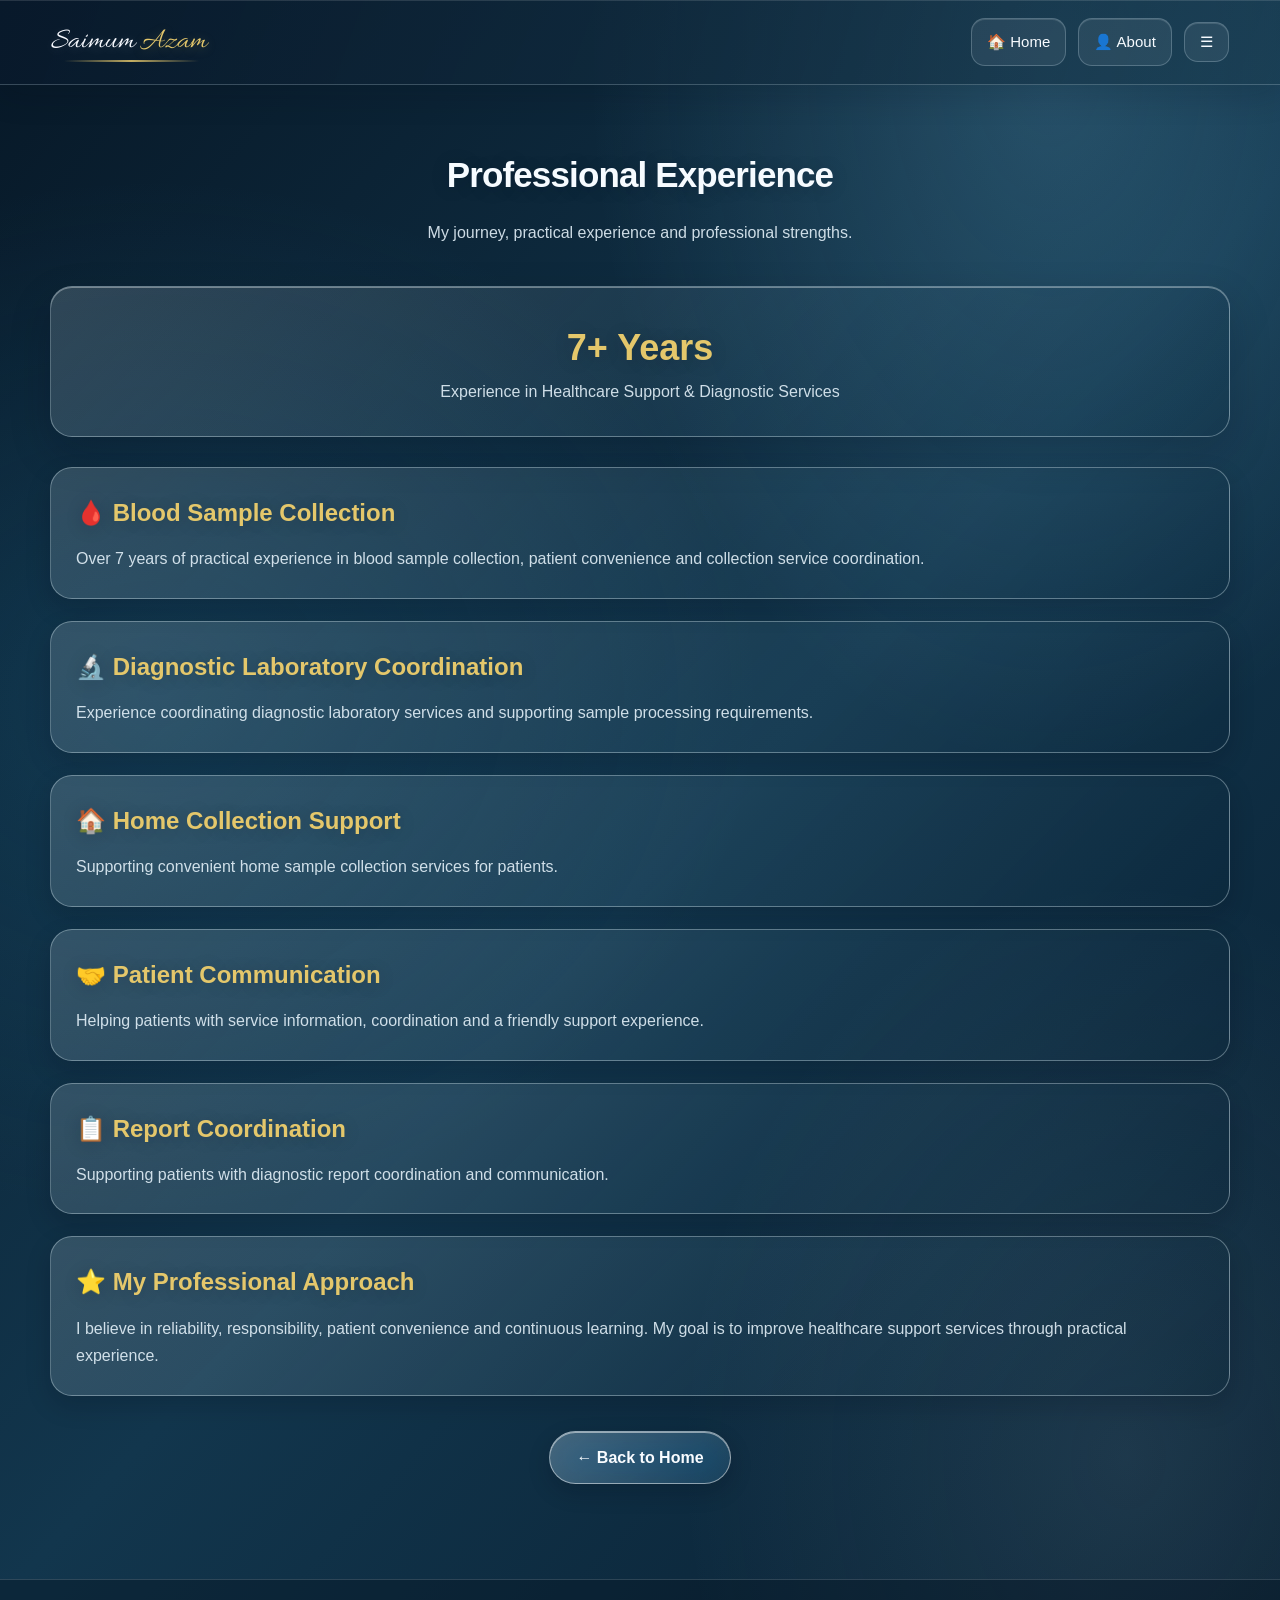
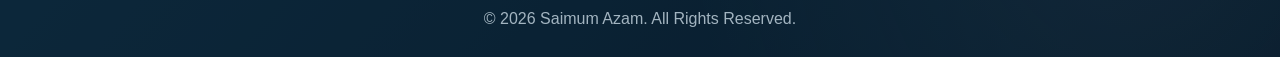
<file: experience.html>
<!DOCTYPE html>
<html lang="en">
<head>
<meta charset="UTF-8">
<meta name="viewport" content="width=device-width, initial-scale=1.0">
<title>Professional Experience | Saimum Azam</title>
<meta name="description" content="Learn about Saimum Azam's 7+ years of experience in healthcare support and diagnostic coordination.">

<style>
* {
    margin: 0;
    padding: 0;
    box-sizing: border-box;
}

body {
    font-family: Arial, sans-serif;
    background: #0d152b;
    color: #f1f5f9;
    line-height: 1.7;
}

header {
    background: #101a32;
    padding: 22px 15px;
    text-align: center;
    border-bottom: 1px solid #d6b94e;
}

.logo {
    color: #f5d76e;
    font-size: 30px;
    font-weight: bold;
    margin-bottom: 12px;
}

nav {
    display: flex;
    justify-content: center;
    flex-wrap: wrap;
    gap: 18px;
}

nav a {
    color: white;
    text-decoration: none;
    font-weight: bold;
}

nav a:hover {
    color: #f5d76e;
}

.container {
    max-width: 950px;
    margin: auto;
    padding: 45px 20px;
}

h1 {
    text-align: center;
    color: #64a5ff;
    font-size: 35px;
    margin-bottom: 15px;
}

.subtitle {
    text-align: center;
    color: #bdc8dc;
    margin-bottom: 40px;
}

.card {
    background: #1d2943;
    border: 1px solid #6c674f;
    border-radius: 16px;
    padding: 25px;
    margin-bottom: 22px;
}

.card h2 {
    color: #f5d76e;
    margin-bottom: 12px;
}

.card p {
    color: #c5cee0;
}

.highlight {
    text-align: center;
    padding: 30px 20px;
    background: #1d2943;
    border: 1px solid #d6b94e;
    border-radius: 18px;
    margin-bottom: 30px;
}

.highlight h2 {
    color: #f5d76e;
    font-size: 36px;
}

.highlight p {
    color: #c5cee0;
}

.back {
    display: block;
    width: fit-content;
    margin: 35px auto;
    background: #e9c34e;
    color: #101a32;
    padding: 12px 26px;
    border-radius: 30px;
    text-decoration: none;
    font-weight: bold;
}

footer {
    text-align: center;
    padding: 25px;
    color: #aab6ca;
    border-top: 1px solid #343e54;
}
    /* PROFESSIONAL HEADER DESIGN */

.site-header {
    width: 100%;
    display: flex;
    flex-direction: row;
    justify-content: space-between;
    align-items: center;
    padding: 18px 25px;
    background: #101f35;
    border-bottom: 1px solid #d4af37;
    position: relative;
    z-index: 1000;
}

.site-header .logo {
    font-size: 28px;
    font-weight: bold;
    color: #d8b477;
    margin-bottom: 0;
}

.nav-actions {
    display: flex;
    align-items: center;
    gap: 12px;
}

.nav-icon,
.menu-toggle {
    display: inline-flex;
    align-items: center;
    padding: 10px 15px;
    border: 1px solid #354052;
    border-radius: 12px;
    background: #172235;
    color: white;
    text-decoration: none;
    font-size: 15px;
    cursor: pointer;
}

.menu-wrap {
    position: relative;
}

.menu-panel {
    display: none;
    position: absolute;
    top: 55px;
    right: 0;
    width: 240px;
    padding: 10px;
    background: #11182b;
    border: 1px solid #354052;
    border-radius: 12px;
}

.menu-panel.show {
    display: block;
}

.menu-panel a {
    display: block;
    padding: 12px;
    color: white;
    text-decoration: none;
}

.menu-panel a:hover {
    background: #26364c;
    color: #d8b477;
}

@media (max-width: 600px) {
    .site-header {
        padding: 14px 10px;
    }

    .nav-actions {
        gap: 6px;
    }

    .nav-icon,
    .menu-toggle {
        padding: 9px 10px;
        font-size: 13px;
    }

    .site-header .logo {
        font-size: 23px;
    }
}
</style>
<link rel="stylesheet" href="theme.css">
<link rel="stylesheet" href="brand.css">
</head>

<body>

<header class="site-header">
    <a href="index.html"
   class="logo signature-logo"
   aria-label="Saimum Azam Home">

  <span class="logo-first">Saimum</span>
  <span class="logo-last">Azam</span>

    </a>

    <div class="nav-actions">
        <a href="index.html" class="nav-icon">🏠 Home</a>
        <a href="about.html" class="nav-icon">👤 About</a>

        <div class="menu-wrap">
            <button class="menu-toggle"
            onclick="document.getElementById('siteMenu').classList.toggle('show')">
                ☰
            </button>

            <div class="menu-panel" id="siteMenu">
                <a href="skills.html">Skills</a>
                <a href="projects.html">Projects</a>
                <a href="healthcare.html">Healthcare</a>
                <a href="experience.html">Experience</a>
                <a href="professional-skills.html">Professional Skills</a>
                <a href="highlights.html">Highlights</a>
                <a href="service-areas.html">Service Areas</a>
            </div>
        </div>
    </div>
</header>

<main class="container">

    <h1>Professional Experience</h1>

    <p class="subtitle">
        My journey, practical experience and professional strengths.
    </p>

    <div class="highlight">
        <h2>7+ Years</h2>
        <p>Experience in Healthcare Support & Diagnostic Services</p>
    </div>

    <div class="card">
        <h2>🩸 Blood Sample Collection</h2>
        <p>
            Over 7 years of practical experience in
            blood sample collection, patient convenience
            and collection service coordination.
        </p>
    </div>

    <div class="card">
        <h2>🔬 Diagnostic Laboratory Coordination</h2>
        <p>
            Experience coordinating diagnostic
            laboratory services and supporting
            sample processing requirements.
        </p>
    </div>

    <div class="card">
        <h2>🏠 Home Collection Support</h2>
        <p>
            Supporting convenient home sample
            collection services for patients.
        </p>
    </div>

    <div class="card">
        <h2>🤝 Patient Communication</h2>
        <p>
            Helping patients with service information,
            coordination and a friendly support experience.
        </p>
    </div>

    <div class="card">
        <h2>📋 Report Coordination</h2>
        <p>
            Supporting patients with diagnostic
            report coordination and communication.
        </p>
    </div>

    <div class="card">
        <h2>⭐ My Professional Approach</h2>
        <p>
            I believe in reliability, responsibility,
            patient convenience and continuous learning.
            My goal is to improve healthcare support
            services through practical experience.
        </p>
    </div>

    <a href="index.html" class="back">← Back to Home</a>

</main>

<footer>
    © <span id="year"></span> Saimum Azam. All Rights Reserved.
</footer>

<script>
document.getElementById("year").textContent =
new Date().getFullYear();
</script>

</body>
</html>
</file>
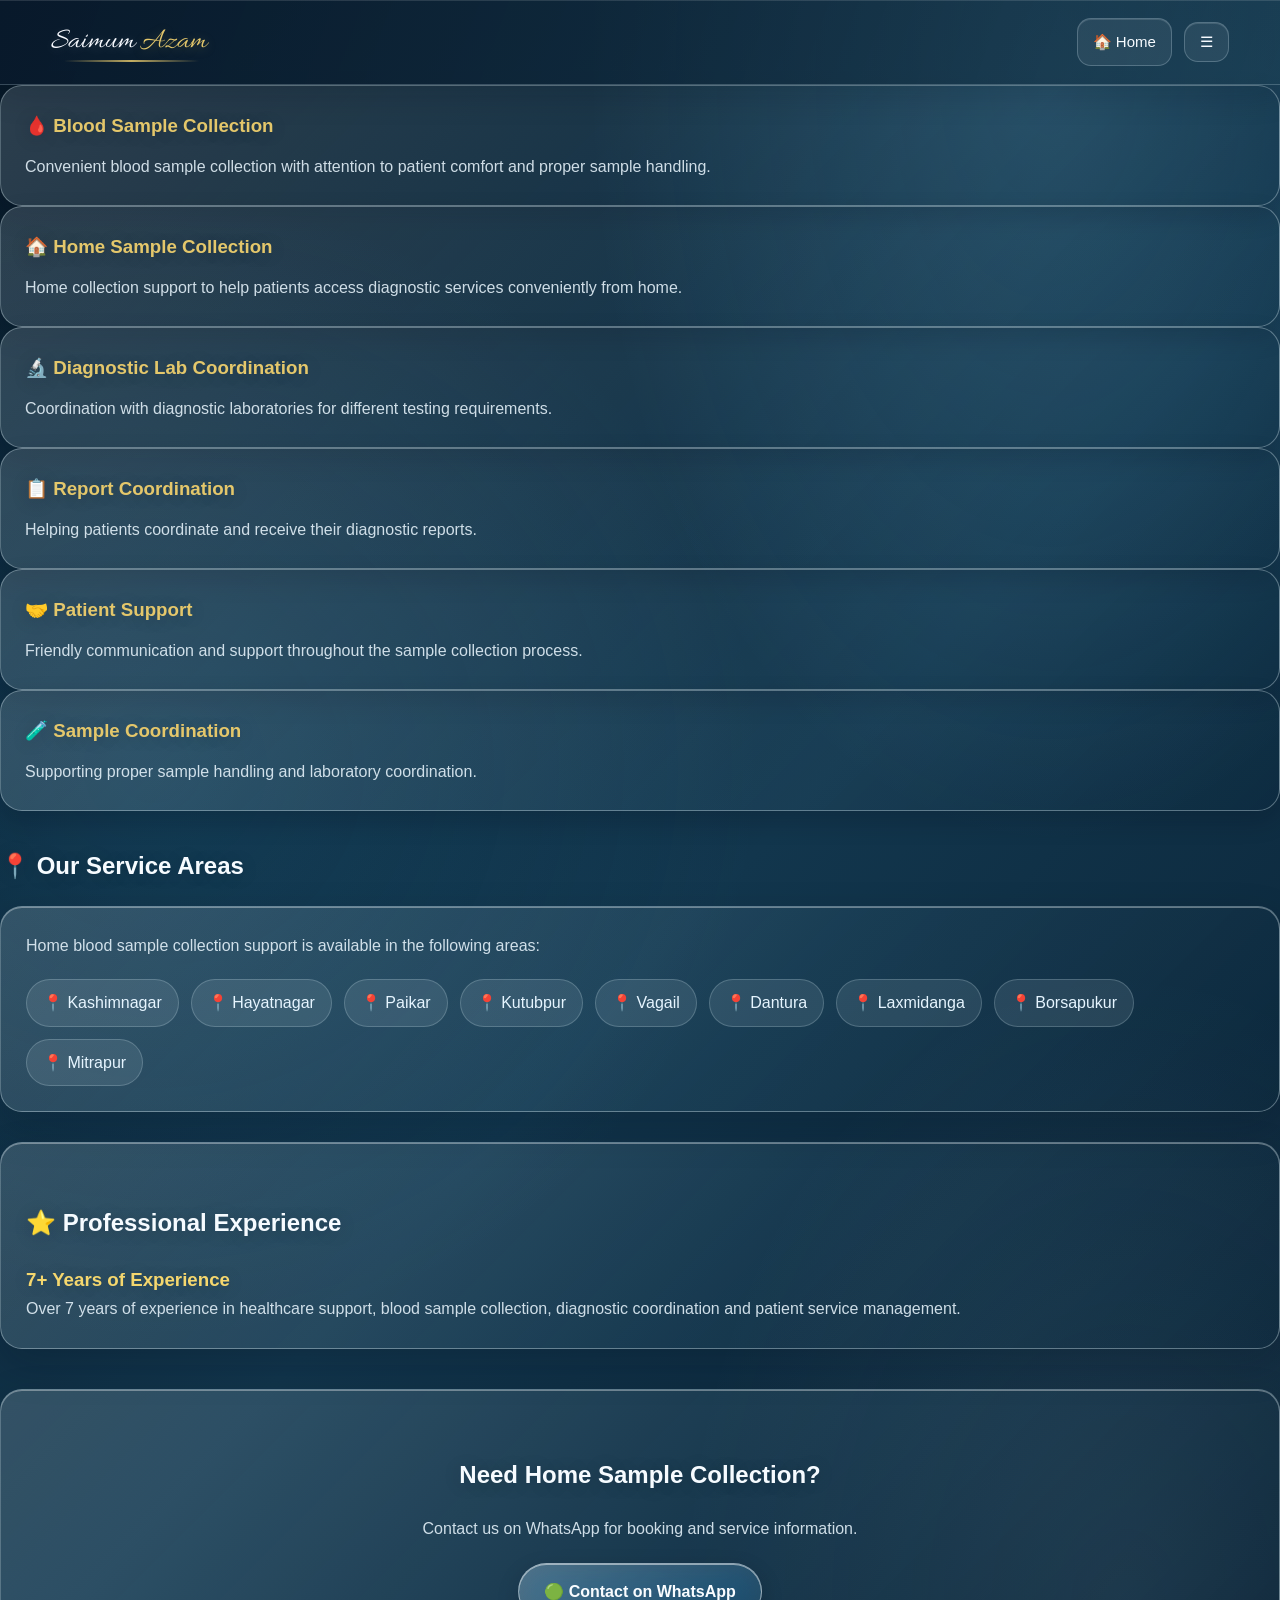
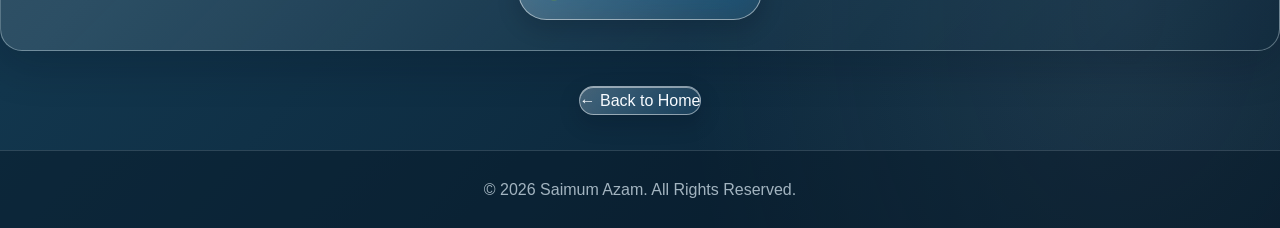
<file: healthcare.html>
<!DOCTYPE html>
<html lang="en">
<head>
<meta charset="UTF-8">
<meta name="viewport" content="width=device-width, initial-scale=1.0">

<title>Healthcare Services | Saimum Azam</title>

<meta name="description" content="Healthcare support, home blood sample collection and diagnostic laboratory coordination by Saimum Azam.">

<style>
* {
    margin: 0;
    padding: 0;
    box-sizing: border-box;
}

body {
    font-family: Arial, sans-serif;
    background: #0d152b;
    color: #f1f5f9;
    line-height: 1.7;
}

header {
    background: #101a32;
    padding: 22px 15px;
    text-align: center;
    border-bottom: 1px solid #d6b94e;
}

.logo {
    color: #f5d76e;
    font-size: 30px;
    font-weight: bold;
    margin-bottom: 12px;
}

nav {
    display: flex;
    justify-content: center;
    flex-wrap: wrap;
    gap: 18px;
}

nav a {
    color: white;
    text-decoration: none;
    font-weight: bold;
}

nav a:hover {
    color: #f5d76e;
}

.container {
    max-width: 1000px;
    margin: auto;
    padding: 45px 20px;
}

h1 {
    text-align: center;
    color: #64a5ff;
    font-size: 35px;
    margin-bottom: 15px;
}

.subtitle {
    text-align: center;
    color: #bdc8dc;
    margin-bottom: 40px;
}

h2 {
    color: #f5d76e;
    margin: 35px 0 20px;
}

.service-grid {
    display: grid;
    grid-template-columns: repeat(auto-fit, minmax(230px, 1fr));
    gap: 20px;
}

.service-card {
    background: #1d2943;
    border: 1px solid #6c674f;
    border-radius: 16px;
    padding: 24px;
    transition: 0.3s;
}

.service-card:hover {
    transform: translateY(-5px);
    border-color: #f5d76e;
}

.service-card h3 {
    color: #f5d76e;
    margin-bottom: 12px;
}

.service-card p {
    color: #c5cee0;
}

.areas {
    background: #1d2943;
    border: 1px solid #6c674f;
    border-radius: 16px;
    padding: 25px;
    margin-top: 20px;
}

.area-grid {
    display: flex;
    flex-wrap: wrap;
    gap: 12px;
}

.area {
    background: #293958;
    border: 1px solid #53627c;
    border-radius: 25px;
    padding: 9px 16px;
    color: #e6edf8;
}

.experience {
    background: #1d2943;
    border: 1px solid #6c674f;
    border-radius: 16px;
    padding: 25px;
    margin-top: 30px;
}

.contact {
    text-align: center;
    margin-top: 40px;
    padding: 30px 15px;
    background: #1d2943;
    border-radius: 18px;
    border: 1px solid #6c674f;
}

.whatsapp {
    display: inline-block;
    margin-top: 20px;
    padding: 14px 25px;
    background: #e9c34e;
    color: #101a32;
    border-radius: 30px;
    text-decoration: none;
    font-weight: bold;
}

.back {
    display: block;
    width: fit-content;
    margin: 35px auto;
    color: #f5d76e;
    text-decoration: none;
}

footer {
    text-align: center;
    padding: 25px;
    color: #aab6ca;
    border-top: 1px solid #343e54;
}
/* PROFESSIONAL HEADER DESIGN */
.site-header {
    width: 100%;
    display: flex;
    flex-direction: row;
    justify-content: space-between;
    align-items: center;
    padding: 18px 25px;
    background: #101f35;
    border-bottom: 1px solid #d4af37;
    position: relative;
    z-index: 1000;
}

.site-header .logo {
    font-size: 28px;
    font-weight: bold;
    color: #d8b477;
    margin-bottom: 0;
}

.nav-actions {
    display: flex;
    align-items: center;
    gap: 12px;
}

.nav-icon,
.menu-toggle {
    display: inline-flex;
    align-items: center;
    padding: 10px 15px;
    border: 1px solid #354052;
    border-radius: 12px;
    background: #172235;
    color: white;
    text-decoration: none;
    font-size: 15px;
    cursor: pointer;
}

.menu-wrap {
    position: relative;
}

.menu-panel {
    display: none;
    position: absolute;
    top: 55px;
    right: 0;
    width: 240px;
    padding: 10px;
    background: #11182b;
    border: 1px solid #354052;
    border-radius: 12px;
}

.menu-panel.show {
    display: block;
}

.menu-panel a {
    display: block;
    padding: 12px;
    color: white;
    text-decoration: none;
}

.menu-panel a:hover {
    background: #26364c;
    color: #d8b477;
}

@media (max-width: 600px) {
    .site-header {
        padding: 14px 10px;
    }

    .nav-actions {
        gap: 6px;
    }

    .nav-icon,
    .menu-toggle {
        padding: 9px 10px;
        font-size: 13px;
    }

    .site-header .logo {
        font-size: 23px;
    }
}
</style>
<link rel="stylesheet" href="theme.css">
<link rel="stylesheet" href="brand.css">
</head>

<header class="site-header">
    <a href="index.html"
   class="logo signature-logo"
   aria-label="Saimum Azam Home">

  <span class="logo-first">Saimum</span>
  <span class="logo-last">Azam</span>

    </a>

    <div class="nav-actions">
        <a href="index.html" class="nav-icon">🏠 Home</a>
        <div class="menu-wrap">
            <button class="menu-toggle"
            onclick="document.getElementById('siteMenu').classList.toggle('show')">
                ☰
            </button>

            <div class="menu-panel" id="siteMenu">
                <a href="about.html">About</a>
                <a href="skills.html">Skills</a>
                <a href="projects.html">Projects</a>
                <a href="healthcare.html">Healthcare</a>
                <a href="experience.html">Experience</a>
                <a href="professional-skills.html">Professional Skills</a>
                <a href="highlights.html">Highlights</a>
                <a href="service-areas.html">Service Areas</a>
            </div>
        </div>
    </div>
</header>

        <div class="service-card">
            <h3>🩸 Blood Sample Collection</h3>
            <p>
                Convenient blood sample collection
                with attention to patient comfort
                and proper sample handling.
            </p>
        </div>

        <div class="service-card">
            <h3>🏠 Home Sample Collection</h3>
            <p>
                Home collection support to help
                patients access diagnostic services
                conveniently from home.
            </p>
        </div>

        <div class="service-card">
            <h3>🔬 Diagnostic Lab Coordination</h3>
            <p>
                Coordination with diagnostic laboratories
                for different testing requirements.
            </p>
        </div>

        <div class="service-card">
            <h3>📋 Report Coordination</h3>
            <p>
                Helping patients coordinate and
                receive their diagnostic reports.
            </p>
        </div>

        <div class="service-card">
            <h3>🤝 Patient Support</h3>
            <p>
                Friendly communication and support
                throughout the sample collection process.
            </p>
        </div>

        <div class="service-card">
            <h3>🧪 Sample Coordination</h3>
            <p>
                Supporting proper sample handling
                and laboratory coordination.
            </p>
        </div>

    </div>

    <h2>📍 Our Service Areas</h2>

    <div class="areas">

        <p style="color:#bdc8dc; margin-bottom:20px;">
            Home blood sample collection support
            is available in the following areas:
        </p>

        <div class="area-grid">
            <span class="area">📍 Kashimnagar</span>
            <span class="area">📍 Hayatnagar</span>
            <span class="area">📍 Paikar</span>
            <span class="area">📍 Kutubpur</span>
            <span class="area">📍 Vagail</span>
            <span class="area">📍 Dantura</span>
            <span class="area">📍 Laxmidanga</span>
            <span class="area">📍 Borsapukur</span>
            <span class="area">📍 Mitrapur</span>
        </div>

    </div>

    <div class="experience">
        <h2>⭐ Professional Experience</h2>

        <h3 style="color:#f5d76e;">
            7+ Years of Experience
        </h3>

        <p style="color:#c5cee0;">
            Over 7 years of experience in healthcare
            support, blood sample collection,
            diagnostic coordination and patient
            service management.
        </p>
    </div>

    <div class="contact">
        <h2>Need Home Sample Collection?</h2>

        <p style="color:#c5cee0;">
            Contact us on WhatsApp for booking
            and service information.
        </p>

        <a class="whatsapp"
           href="https://wa.me/917797911282"
           target="_blank">
           🟢 Contact on WhatsApp
        </a>
    </div>

    <a class="back" href="index.html">
        ← Back to Home
    </a>

</main>

<footer>
    © <span id="year"></span> Saimum Azam. All Rights Reserved.
</footer>

<script>
document.getElementById("year").textContent =
new Date().getFullYear();
</script>

</body>
</html>
</file>
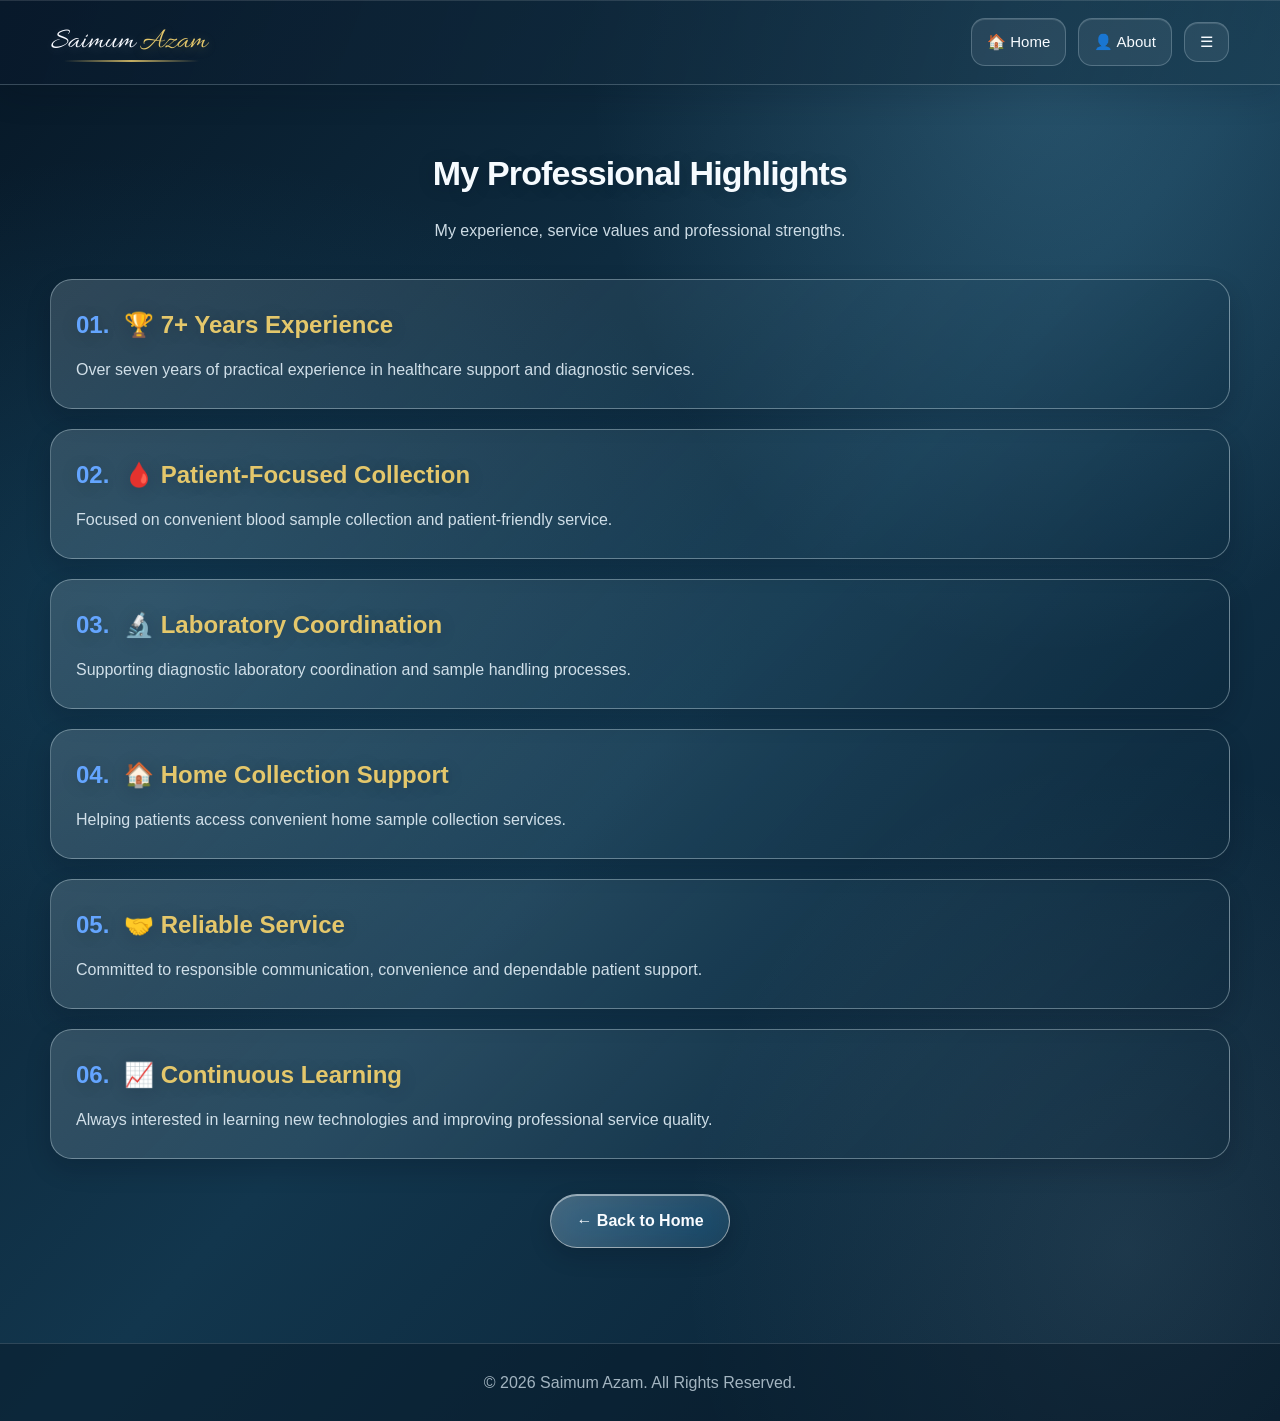
<file: highlights.html>
<!DOCTYPE html>
<html lang="en">
<head>
<meta charset="UTF-8">
<meta name="viewport" content="width=device-width, initial-scale=1.0">
<title>Professional Highlights | Saimum Azam</title>
<meta name="description" content="Professional highlights and healthcare service experience of Saimum Azam.">

<style>
* {
    margin: 0;
    padding: 0;
    box-sizing: border-box;
}

body {
    font-family: Arial, sans-serif;
    background: #0d152b;
    color: #f1f5f9;
    line-height: 1.7;
}

header {
    background: #101a32;
    padding: 22px 15px;
    text-align: center;
    border-bottom: 1px solid #d6b94e;
}

.logo {
    color: #f5d76e;
    font-size: 30px;
    font-weight: bold;
    margin-bottom: 12px;
}

nav {
    display: flex;
    justify-content: center;
    flex-wrap: wrap;
    gap: 16px;
}

nav a {
    color: white;
    text-decoration: none;
    font-size: 14px;
    font-weight: bold;
}

nav a:hover {
    color: #f5d76e;
}

.container {
    max-width: 950px;
    margin: auto;
    padding: 45px 20px;
}

h1 {
    text-align: center;
    color: #64a5ff;
    font-size: 34px;
    margin-bottom: 15px;
}

.subtitle {
    text-align: center;
    color: #bdc8dc;
    margin-bottom: 35px;
}

.card {
    background: #1d2943;
    border: 1px solid #6c674f;
    border-radius: 16px;
    padding: 25px;
    margin-bottom: 20px;
    transition: 0.3s;
}

.card:hover {
    transform: translateY(-4px);
    border-color: #f5d76e;
}

.card h2 {
    color: #f5d76e;
    margin-bottom: 10px;
}

.card p {
    color: #c5cee0;
}

.number {
    color: #64a5ff;
    margin-right: 8px;
}

.back {
    display: block;
    width: fit-content;
    margin: 35px auto;
    background: #e9c34e;
    color: #101a32;
    padding: 12px 25px;
    border-radius: 30px;
    text-decoration: none;
    font-weight: bold;
}

footer {
    text-align: center;
    padding: 25px;
    color: #aab6ca;
    border-top: 1px solid #343e54;
}
    .site-header {
    display: flex;
    justify-content: space-between;
    align-items: center;
    padding: 18px 25px;
    background: #101f35;
    border-bottom: 1px solid #d4af37;
    position: relative;
    z-index: 1000;
}

.nav-actions {
    display: flex;
    align-items: center;
    gap: 12px;
}

.nav-icon,
.menu-toggle {
    display: inline-flex;
    align-items: center;
    padding: 10px 15px;
    border: 1px solid #354052;
    border-radius: 12px;
    background: #172235;
    color: white;
    text-decoration: none;
    font-size: 15px;
}

.menu-wrap {
    position: relative;
}

.menu-panel {
    display: none;
    position: absolute;
    top: 55px;
    right: 0;
    width: 240px;
    padding: 10px;
    background: #11182b;
    border: 1px solid #354052;
    border-radius: 12px;
}

.menu-panel.show {
    display: block;
}

.menu-panel a {
    display: block;
    padding: 12px;
    color: white;
    text-decoration: none;
}

.menu-panel a:hover {
    background: #26364c;
    color: #d8b477;
}

@media (max-width: 600px) {
    .site-header {
        padding: 14px 10px;
    }

    .nav-actions {
        gap: 6px;
    }

    .nav-icon,
    .menu-toggle {
        padding: 9px 10px;
        font-size: 13px;
    }

    .site-header .logo {
        font-size: 23px;
    }
}
</style>
<link rel="stylesheet" href="theme.css">
<link rel="stylesheet" href="brand.css">
</head>

<body>

<header class="site-header">
    <a href="index.html"
   class="logo signature-logo"
   aria-label="Saimum Azam Home">

  <span class="logo-first">Saimum</span>
  <span class="logo-last">Azam</span>

    </a>

    <div class="nav-actions">
        <a href="index.html" class="nav-icon">🏠 Home</a>
        <a href="about.html" class="nav-icon">👤 About</a>

        <div class="menu-wrap">
            <button class="menu-toggle"
            onclick="document.getElementById('siteMenu').classList.toggle('show')">
                ☰
            </button>

            <div class="menu-panel" id="siteMenu">
                <a href="skills.html">Skills</a>
                <a href="projects.html">Projects</a>
                <a href="healthcare.html">Healthcare</a>
                <a href="experience.html">Experience</a>
                <a href="professional-skills.html">Professional Skills</a>
                <a href="highlights.html">Highlights</a>
                <a href="service-areas.html">Service Areas</a>
            </div>
        </div>
    </div>
</header>

<main class="container">

    <h1>My Professional Highlights</h1>

    <p class="subtitle">
        My experience, service values and professional strengths.
    </p>

    <div class="card">
        <h2><span class="number">01.</span> 🏆 7+ Years Experience</h2>
        <p>
            Over seven years of practical experience
            in healthcare support and diagnostic services.
        </p>
    </div>

    <div class="card">
        <h2><span class="number">02.</span> 🩸 Patient-Focused Collection</h2>
        <p>
            Focused on convenient blood sample collection
            and patient-friendly service.
        </p>
    </div>

    <div class="card">
        <h2><span class="number">03.</span> 🔬 Laboratory Coordination</h2>
        <p>
            Supporting diagnostic laboratory coordination
            and sample handling processes.
        </p>
    </div>

    <div class="card">
        <h2><span class="number">04.</span> 🏠 Home Collection Support</h2>
        <p>
            Helping patients access convenient
            home sample collection services.
        </p>
    </div>

    <div class="card">
        <h2><span class="number">05.</span> 🤝 Reliable Service</h2>
        <p>
            Committed to responsible communication,
            convenience and dependable patient support.
        </p>
    </div>

    <div class="card">
        <h2><span class="number">06.</span> 📈 Continuous Learning</h2>
        <p>
            Always interested in learning new technologies
            and improving professional service quality.
        </p>
    </div>

    <a href="index.html" class="back">← Back to Home</a>

</main>

<footer>
    © <span id="year"></span> Saimum Azam. All Rights Reserved.
</footer>

<script>
document.getElementById("year").textContent =
new Date().getFullYear();
</script>

</body>
</html>
</file>
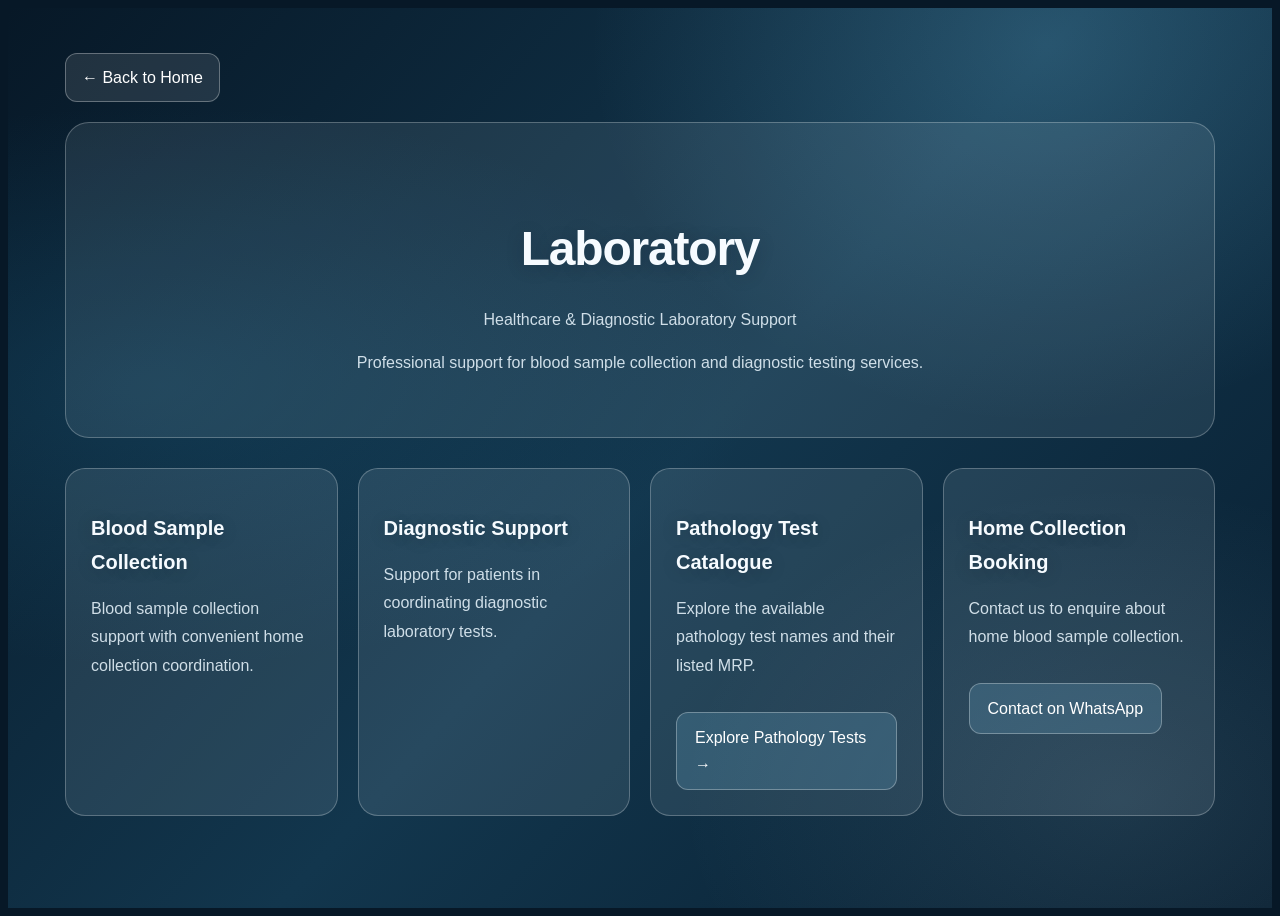
<file: laboratory.html>
<!DOCTYPE html>
<html lang="en">
<head>
  <meta charset="UTF-8">
  <meta name="viewport" content="width=device-width, initial-scale=1.0">
  <title>Laboratory | Saimum Azam</title>
  <link rel="stylesheet" href="theme.css">

  <style>
    .lab-page {
      max-width: 1150px;
      margin: auto;
      padding: 45px 20px 70px;
    }

    .lab-hero {
      padding: 45px 25px;
      text-align: center;
      border: 1px solid rgba(255,255,255,.25);
      border-radius: 24px;
      background: rgba(220,245,255,.09);
      backdrop-filter: blur(20px);
    }

    .lab-hero h1 {
      font-size: clamp(30px, 5vw, 48px);
      margin-bottom: 12px;
    }

    .lab-grid {
      display: grid;
      grid-template-columns: repeat(auto-fit, minmax(230px, 1fr));
      gap: 20px;
      margin-top: 30px;
    }

    .lab-card {
      padding: 25px;
      border: 1px solid rgba(255,255,255,.25);
      border-radius: 20px;
      background: rgba(220,245,255,.10);
      backdrop-filter: blur(18px);
    }

    .lab-card h2 {
      font-size: 20px;
      margin-bottom: 10px;
    }

    .lab-card p {
      line-height: 1.8;
    }

    .lab-back {
      display: inline-block;
      margin-bottom: 20px;
      padding: 10px 16px;
      color: white;
      text-decoration: none;
      border: 1px solid rgba(255,255,255,.3);
      border-radius: 12px;
      background: rgba(255,255,255,.1);
    }

    .lab-action {
      display: inline-block;
      margin-top: 15px;
      padding: 11px 18px;
      color: white;
      text-decoration: none;
      border-radius: 12px;
      background: rgba(120,190,225,.2);
      border: 1px solid rgba(255,255,255,.3);
    }
  </style>
</head>

<body>

  <main class="lab-page">

    <a href="index.html" class="lab-back">← Back to Home</a>

    <section class="lab-hero">
      <h1>Laboratory</h1>
      <p>Healthcare & Diagnostic Laboratory Support</p>
      <p>Professional support for blood sample collection and diagnostic testing services.</p>
    </section>

    <section class="lab-grid">

      <article class="lab-card">
        <h2>Blood Sample Collection</h2>
        <p>Blood sample collection support with convenient home collection coordination.</p>
      </article>

      <article class="lab-card">
        <h2>Diagnostic Support</h2>
        <p>Support for patients in coordinating diagnostic laboratory tests.</p>
      </article>

      <article class="lab-card">
        <h2>Pathology Test Catalogue</h2>
        <p>Explore the available pathology test names and their listed MRP.</p>
        <a href="pathology-tests.html" class="lab-action">
          Explore Pathology Tests →
        </a>
      </article>

      <article class="lab-card">
        <h2>Home Collection Booking</h2>
        <p>Contact us to enquire about home blood sample collection.</p>
        <a href="https://wa.me/917797911282" class="lab-action">
          Contact on WhatsApp
        </a>
      </article>

    </section>

  </main>

</body>
</html>
</file>
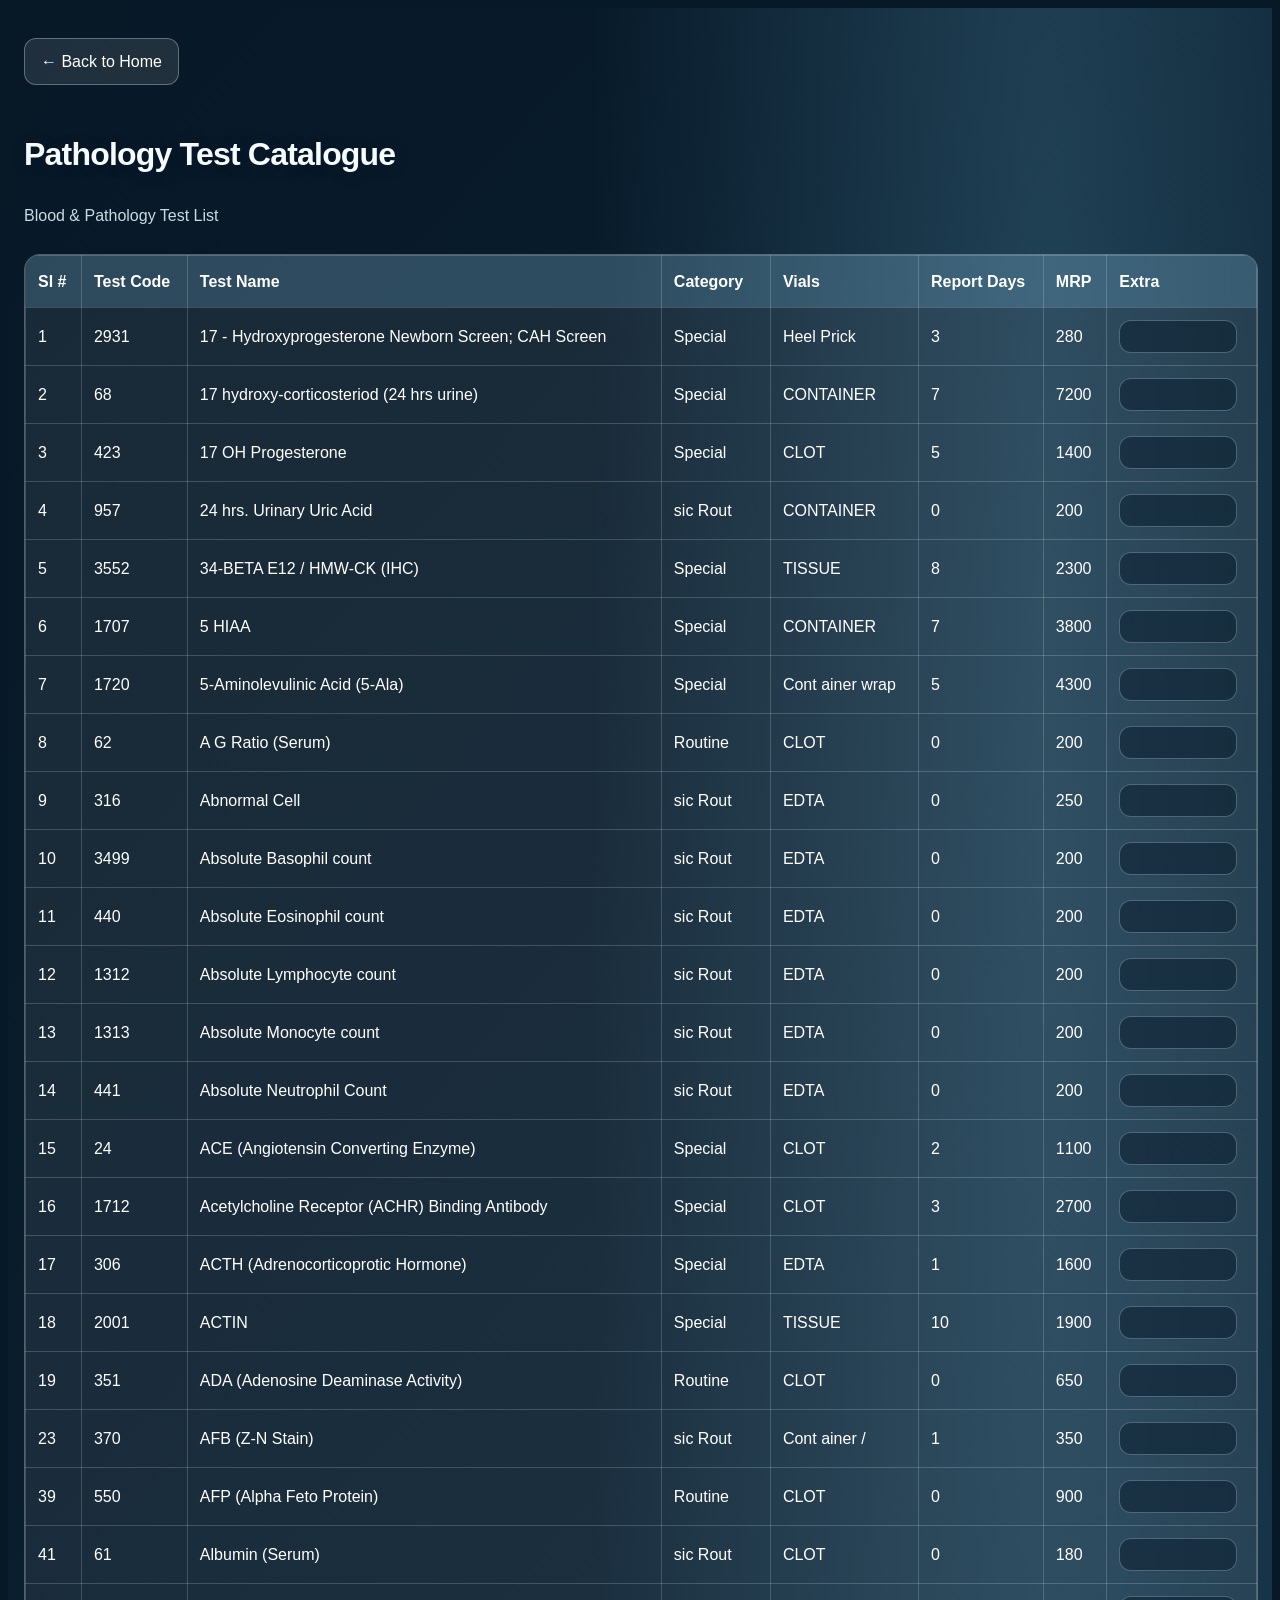
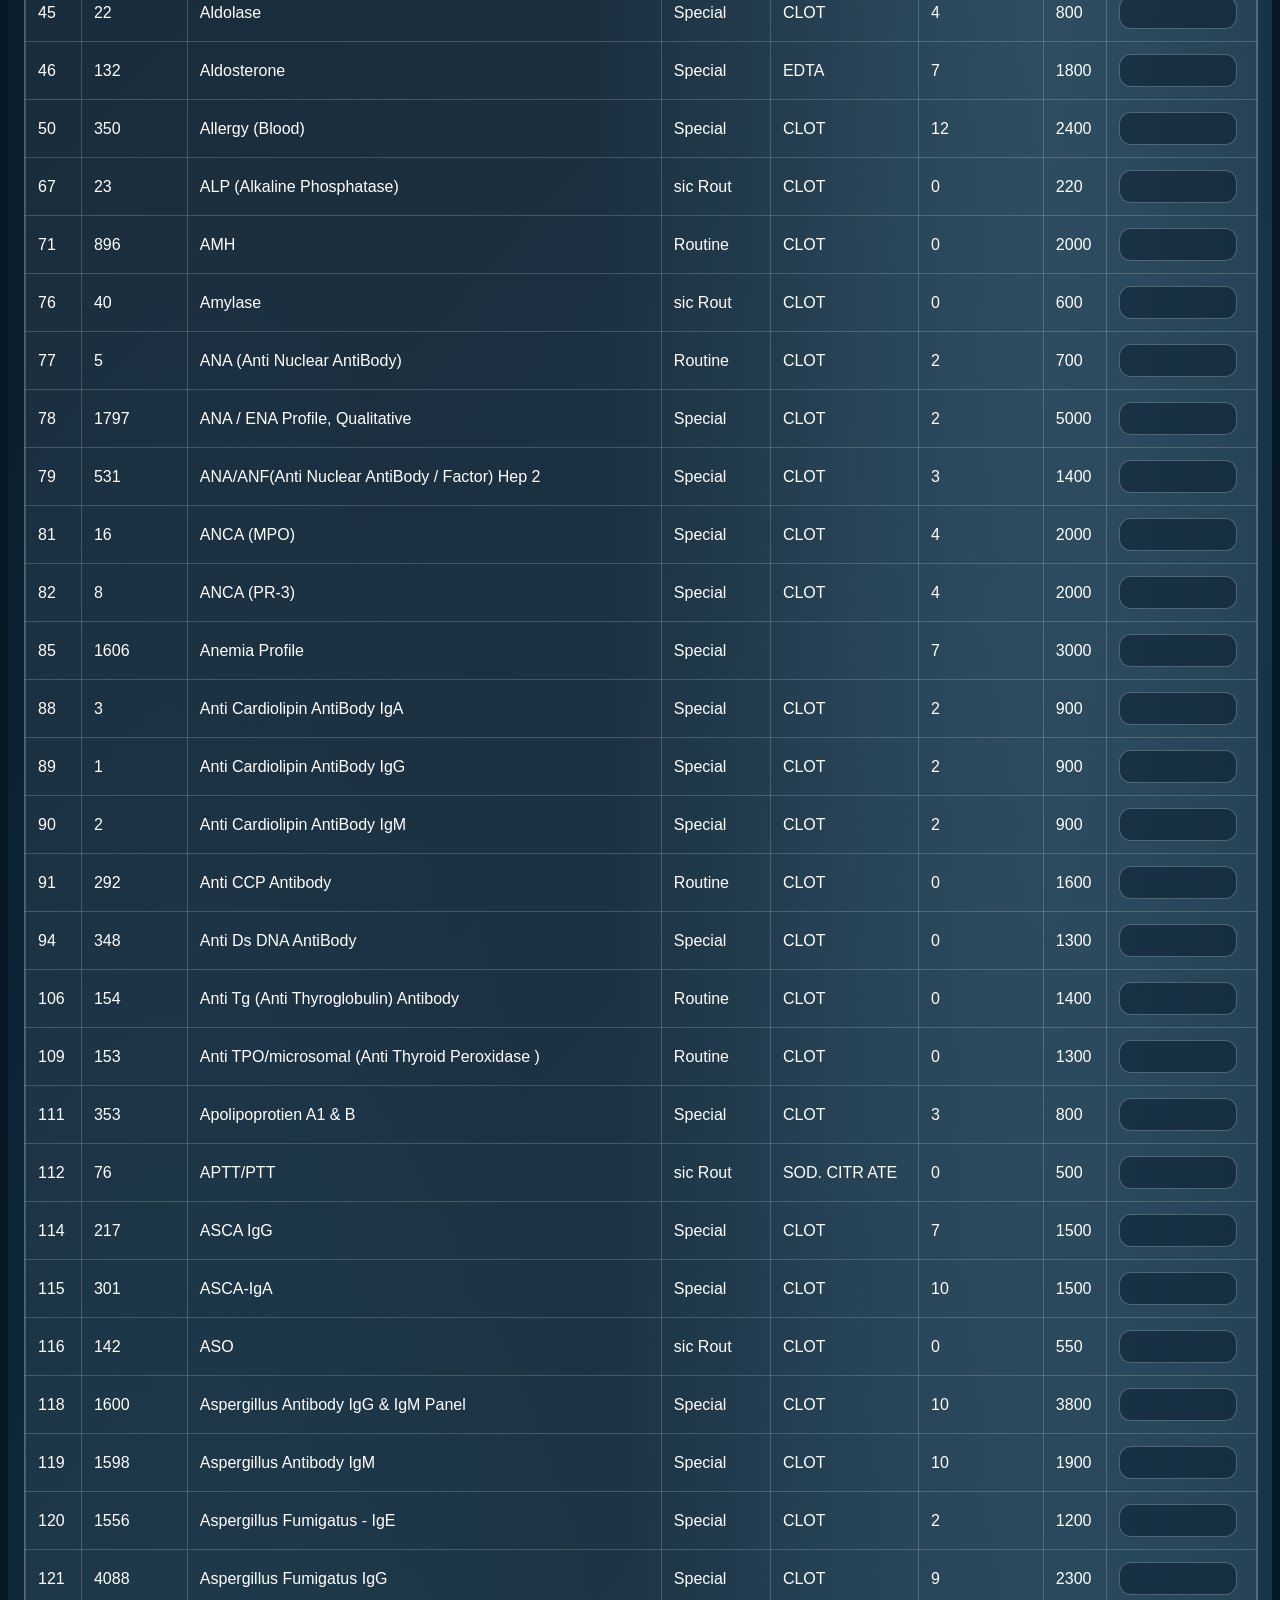
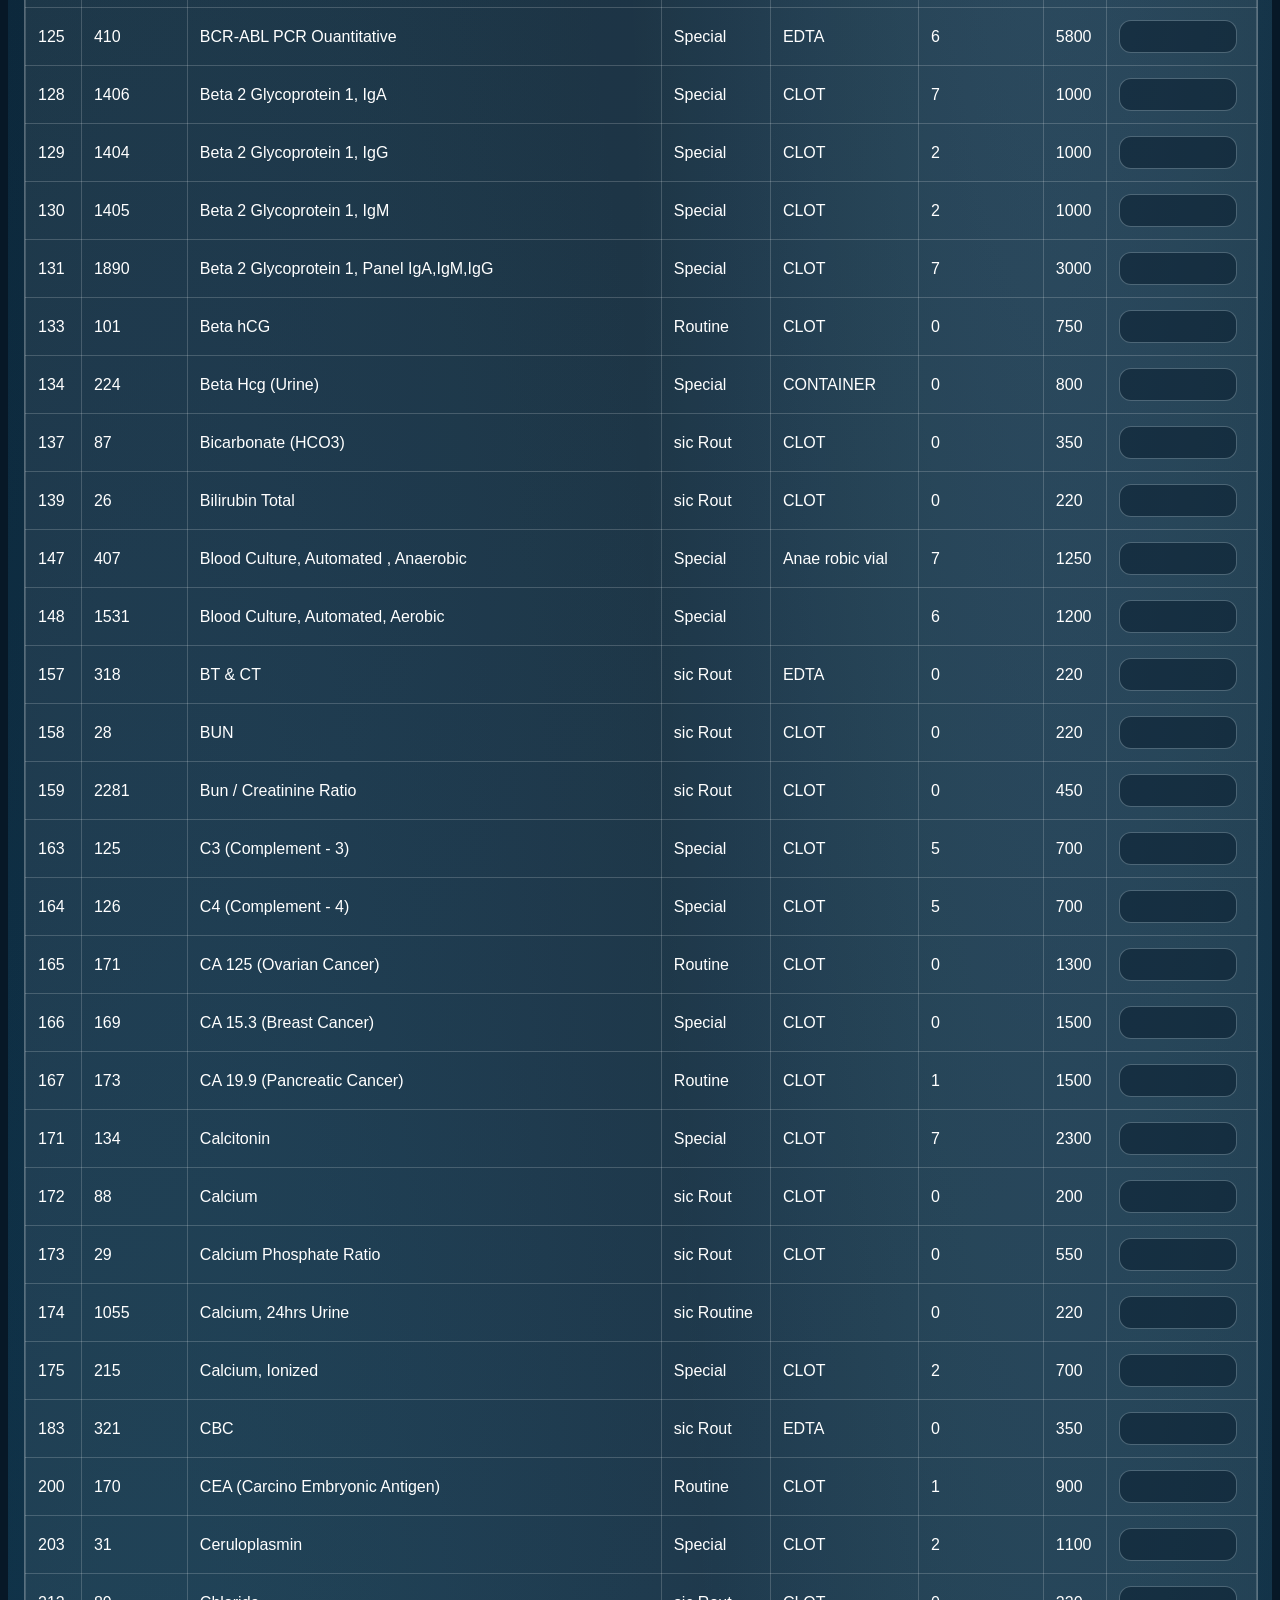
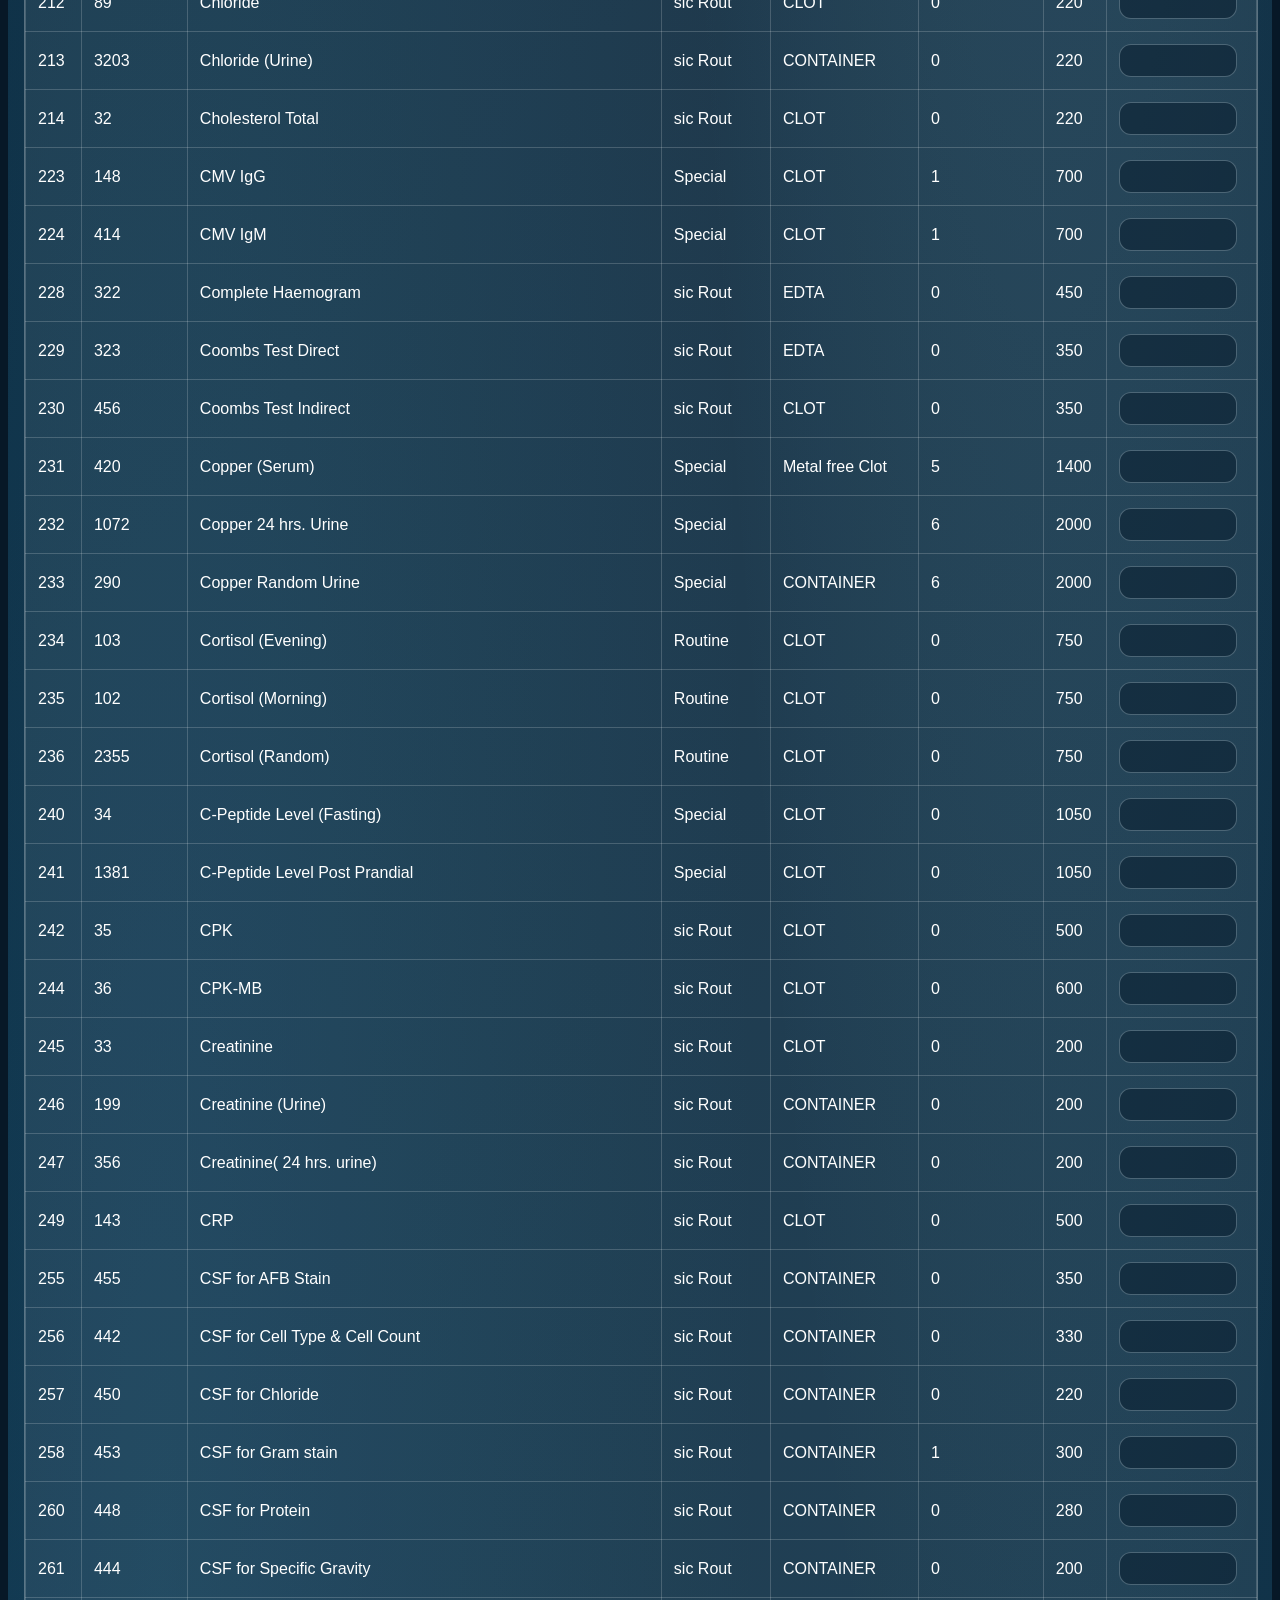
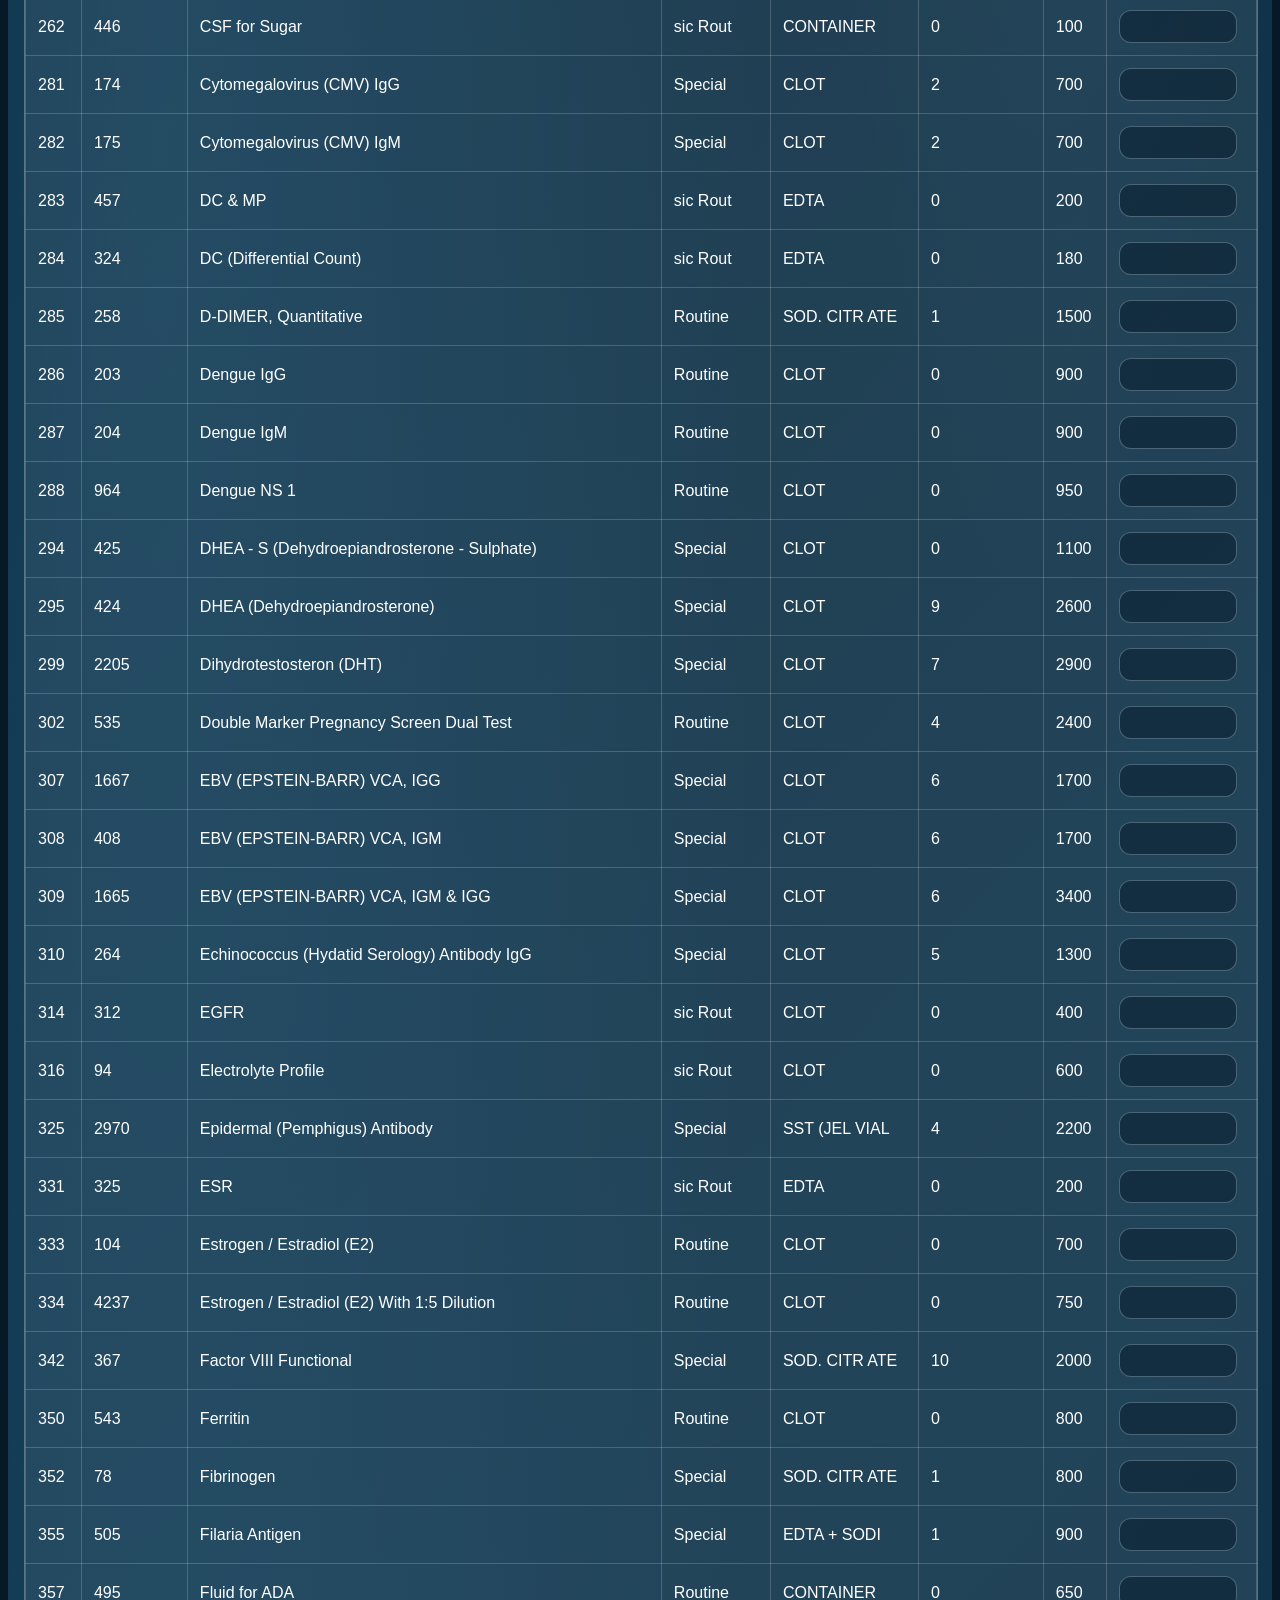
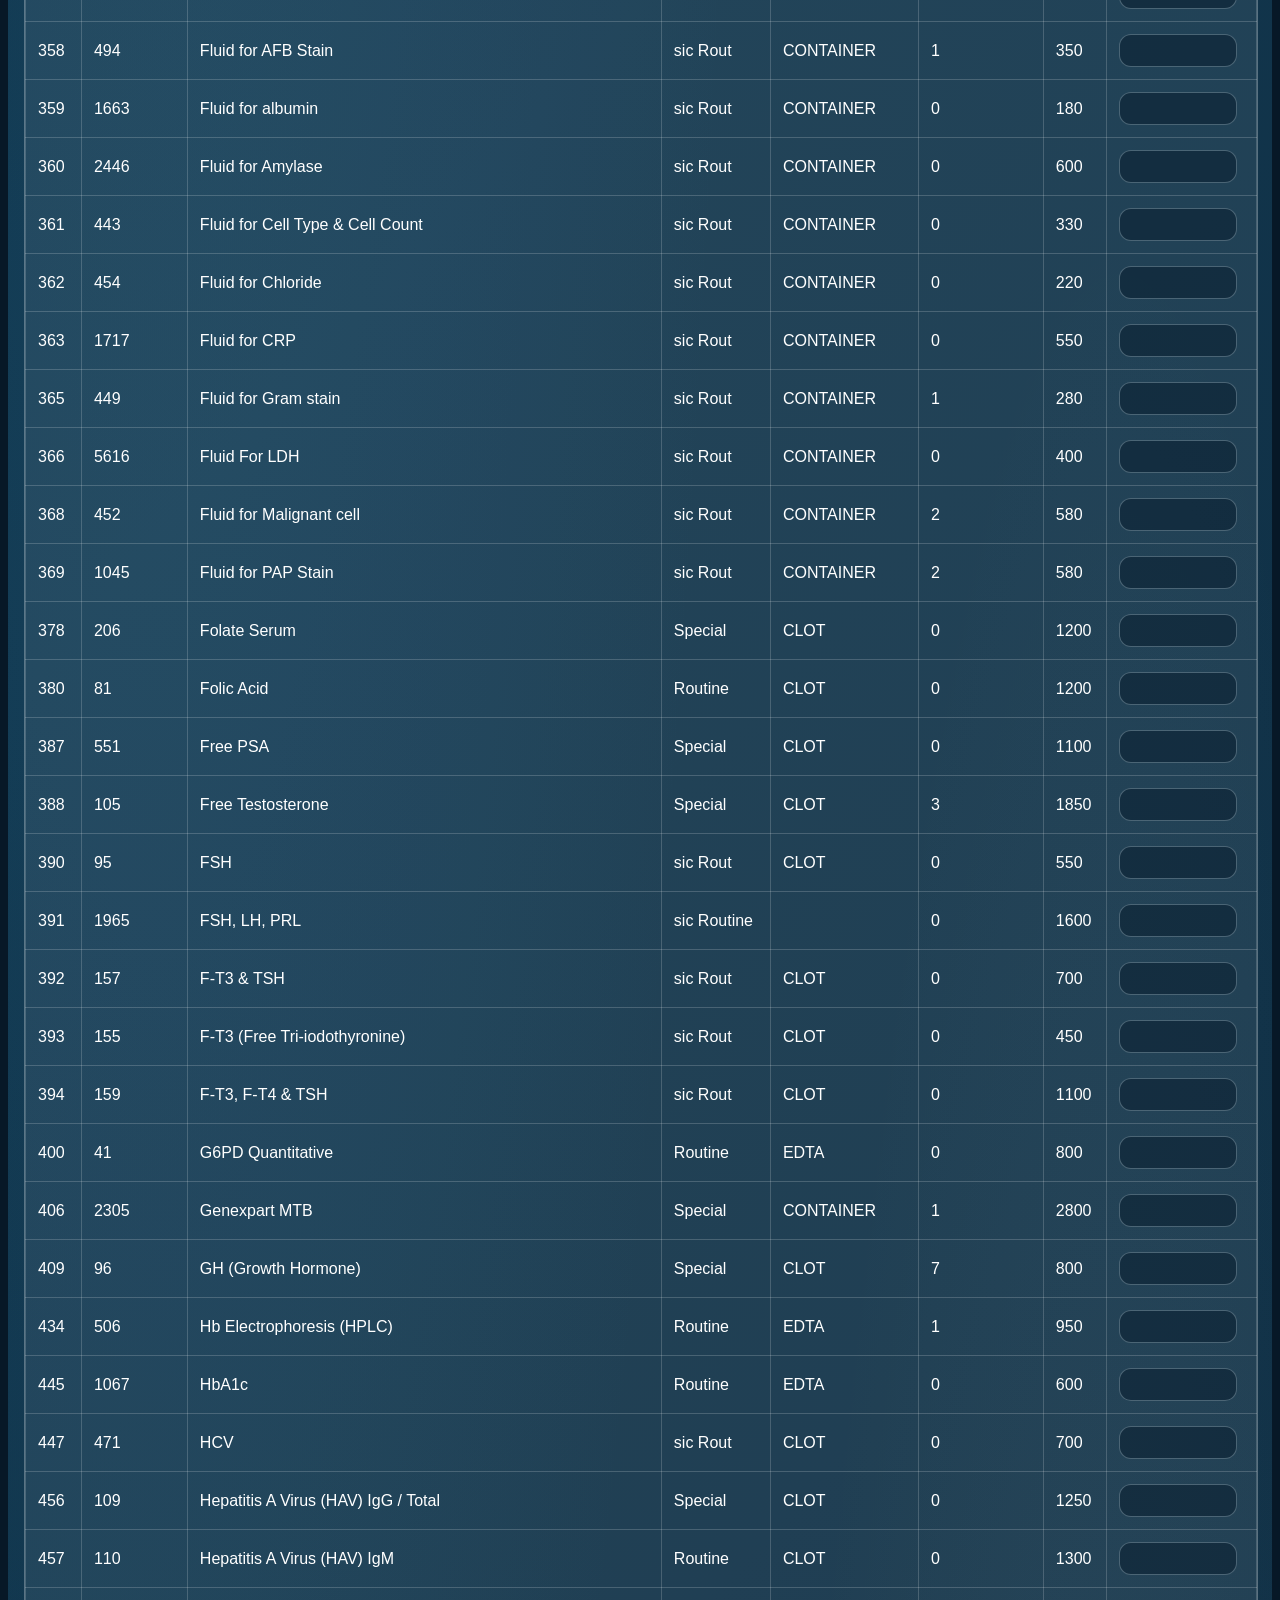
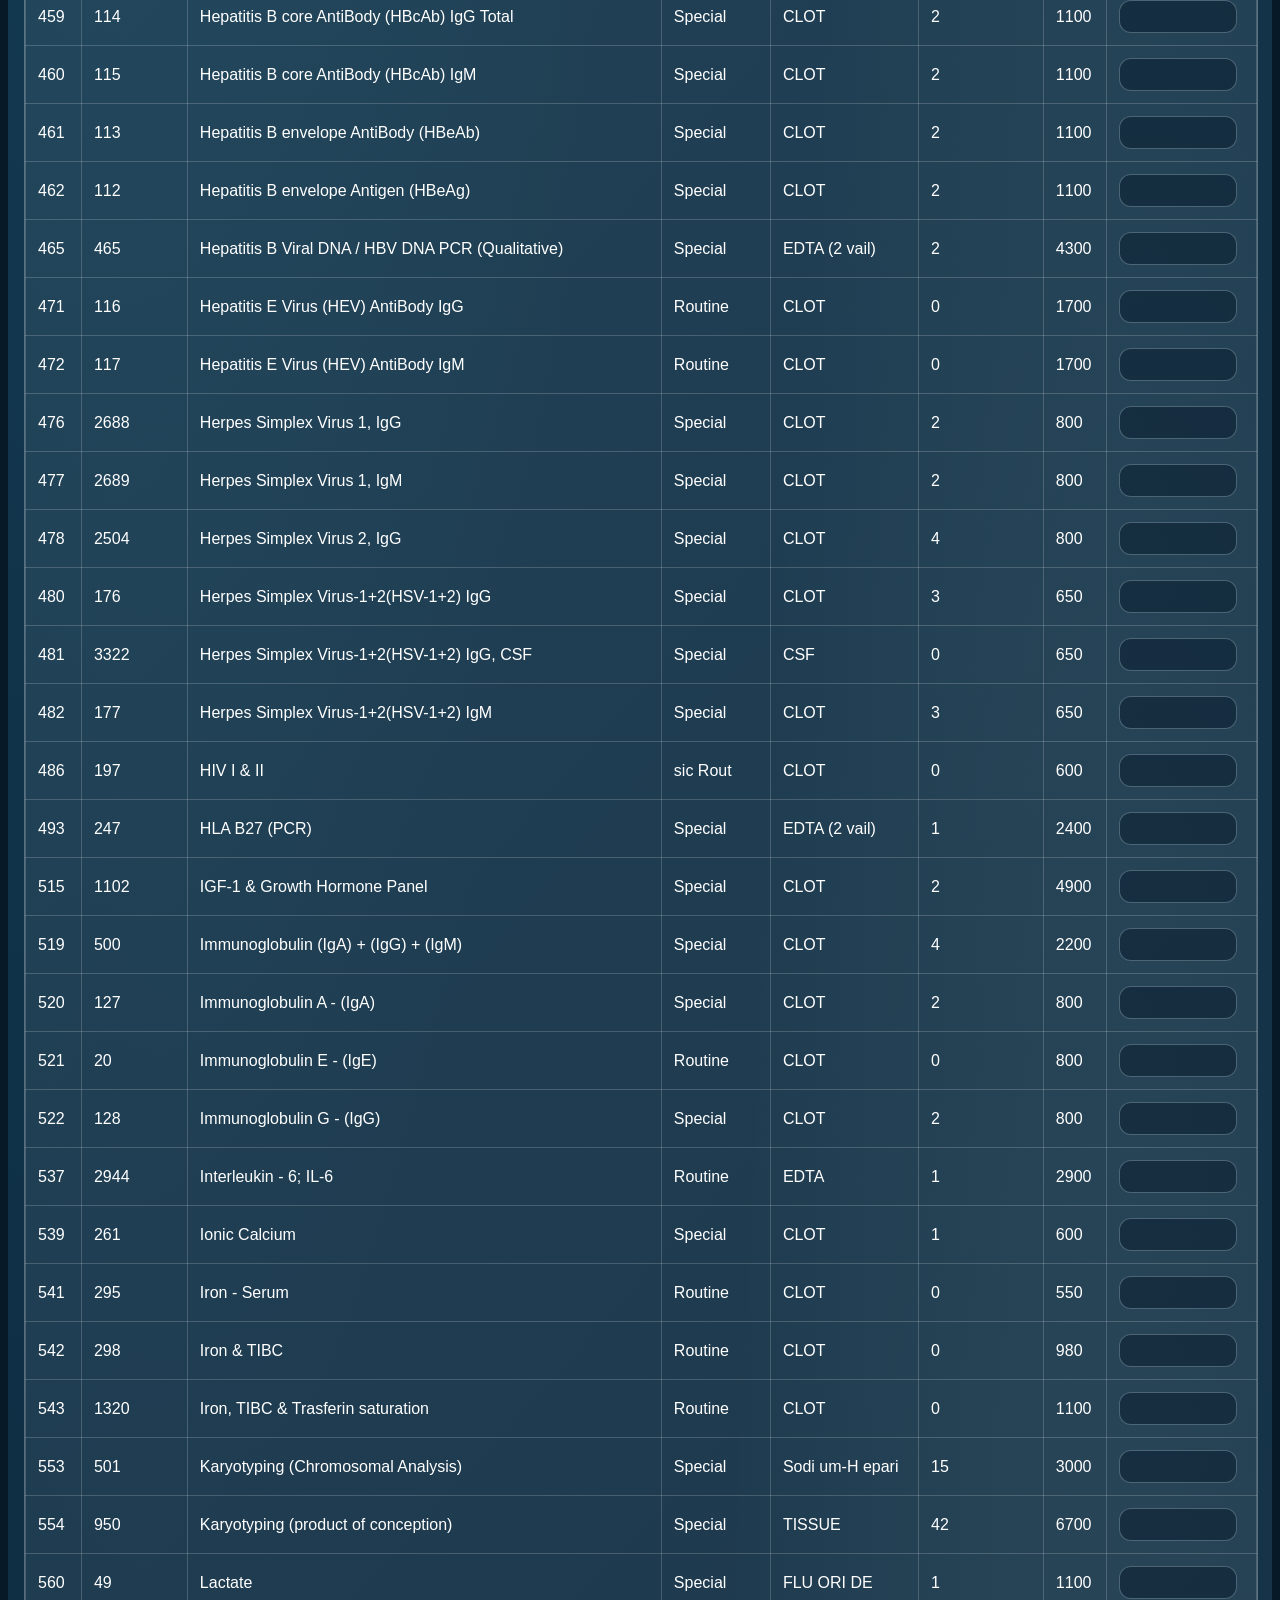
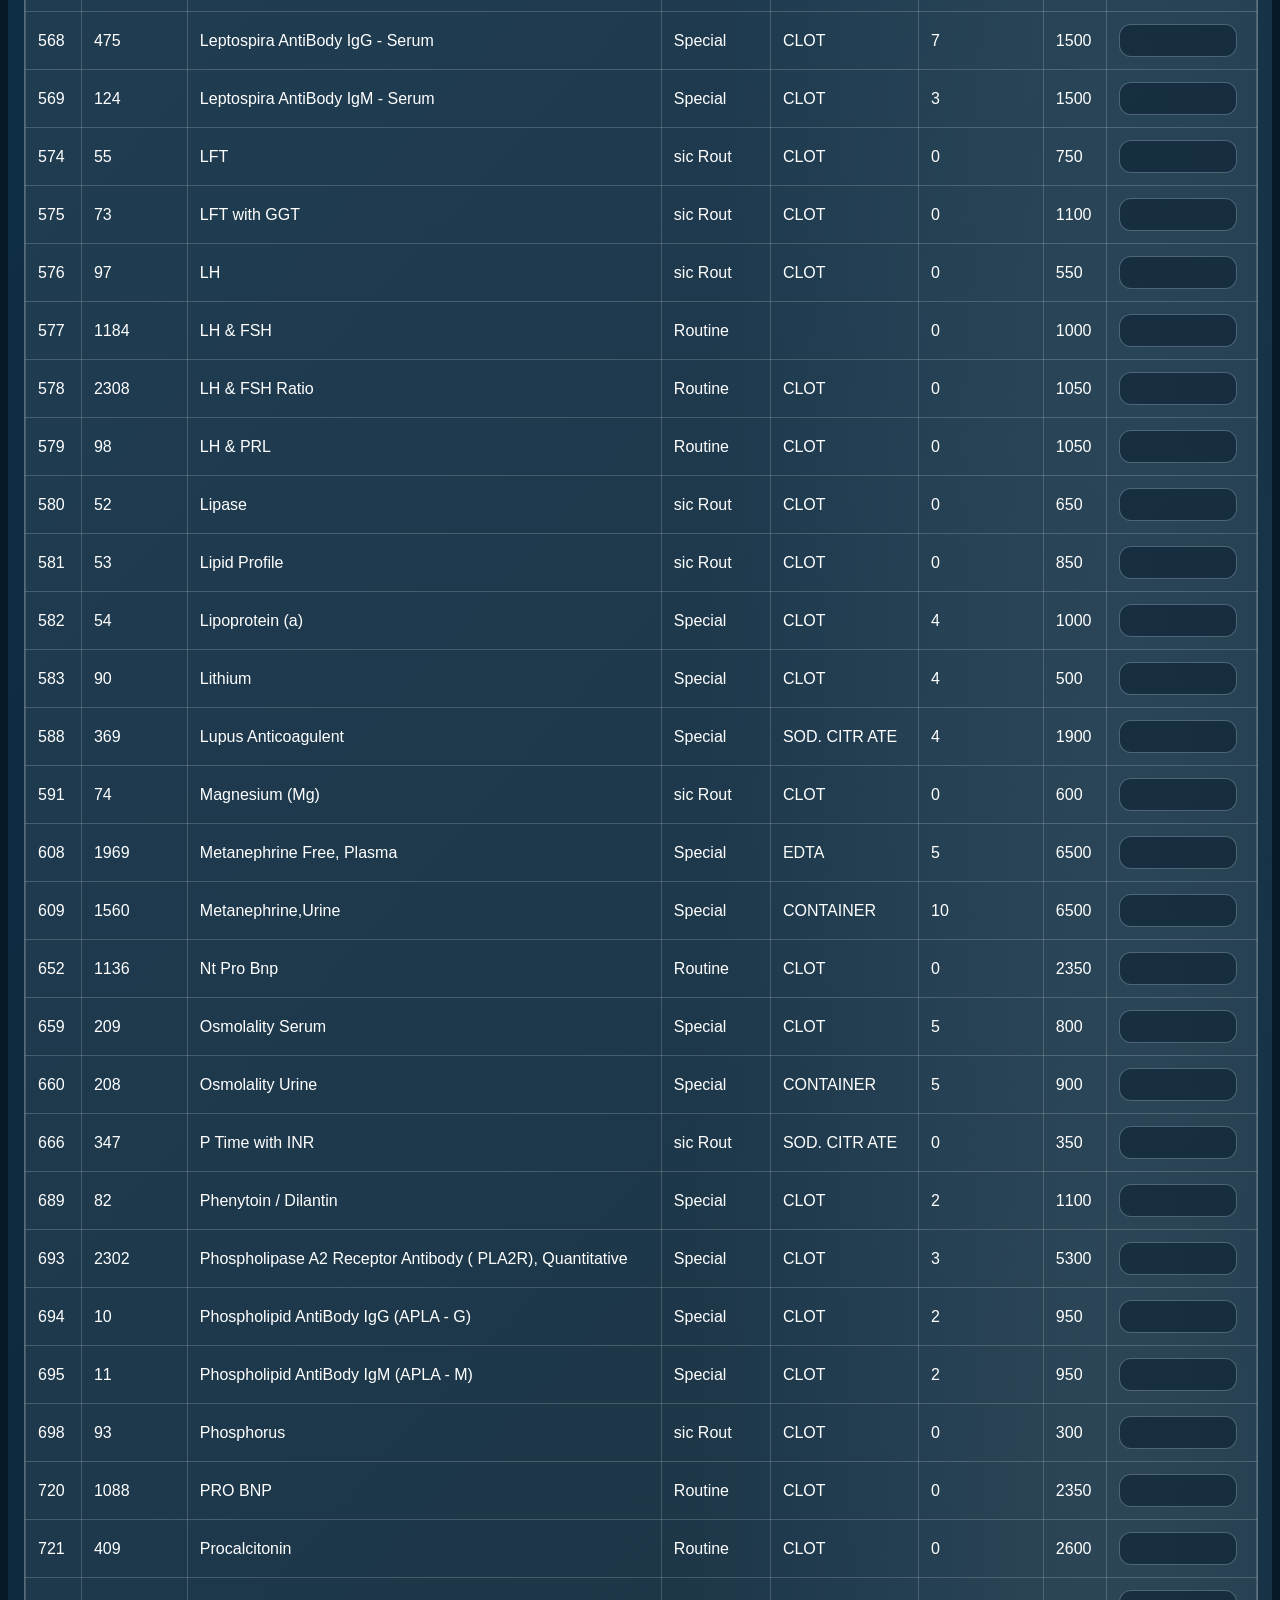
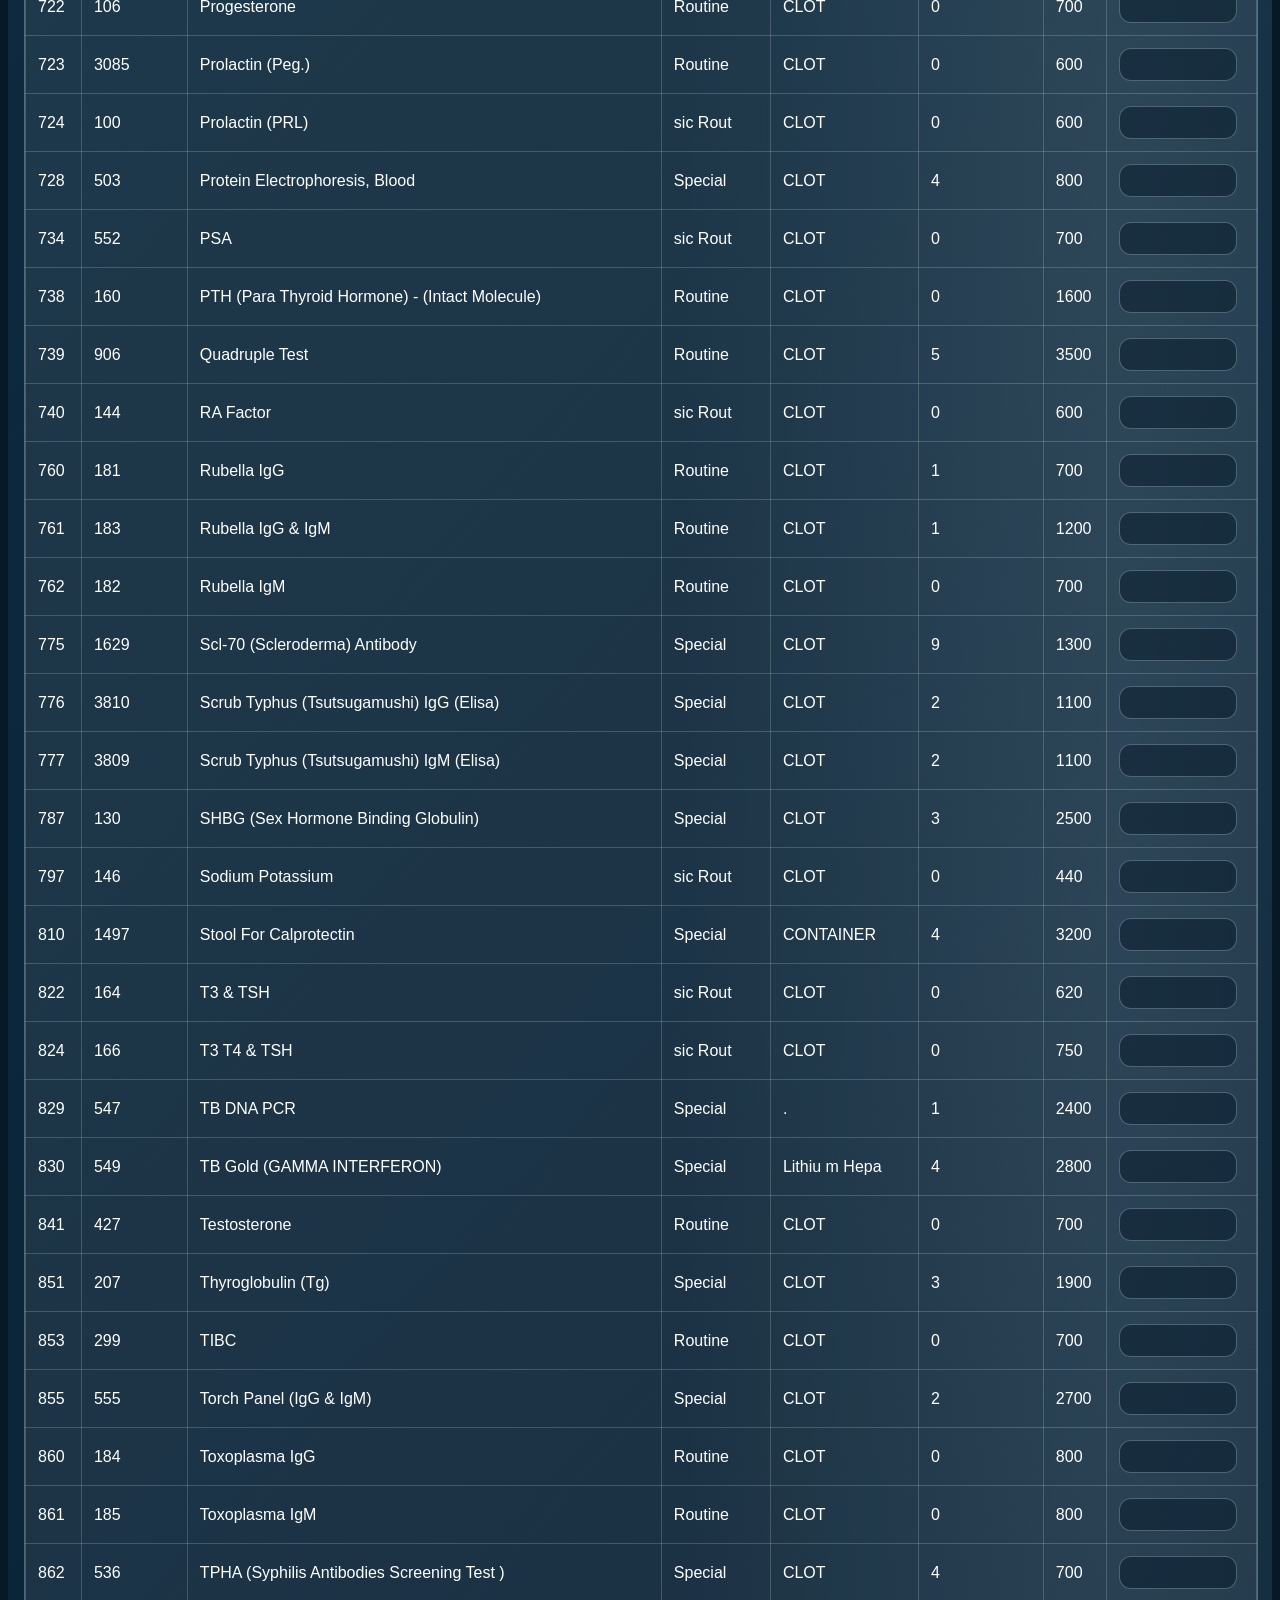
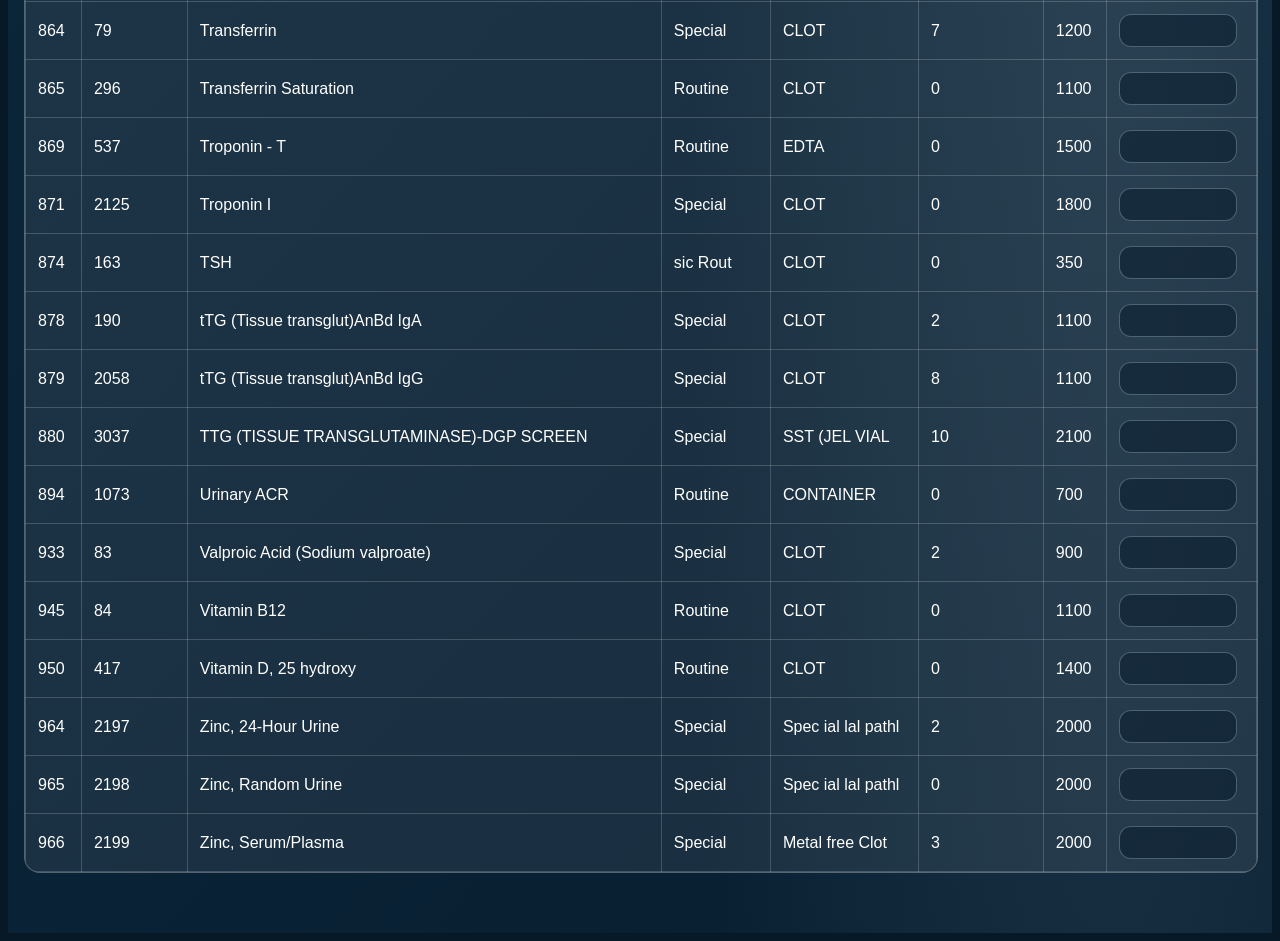
<file: pathology-tests.html>
<!DOCTYPE html>
<html lang="en">
<head>
  <meta charset="UTF-8">
  <meta name="viewport" content="width=device-width, initial-scale=1.0">
  <title>Pathology Test Catalogue</title>

  <link rel="stylesheet" href="theme.css">

  <style>
    .pathology-page {
      max-width: 1250px;
      margin: auto;
      padding: 30px 16px 60px;
    }

    .pathology-heading {
      margin-bottom: 24px;
    }

    .pathology-table-wrap {
      width: 100%;
      overflow-x: auto;
      border: 1px solid rgba(255,255,255,.25);
      border-radius: 16px;
      background: rgba(255,255,255,.07);
      backdrop-filter: blur(18px);
    }

    .pathology-test-table {
      width: 100%;
      min-width: 950px;
      border-collapse: collapse;
    }

    .pathology-test-table th,
    .pathology-test-table td {
      padding: 12px;
      text-align: left;
      border: 1px solid rgba(255,255,255,.18);
      color: #fff;
    }

    .pathology-test-table th {
      background: rgba(120,190,225,.22);
      white-space: nowrap;
    }

    .pathology-extra-input {
      width: 100px;
      padding: 8px;
      color: #fff;
      background: rgba(255,255,255,.12);
      border: 1px solid rgba(255,255,255,.35);
      border-radius: 8px;
    }

    .pathology-back {
      display: inline-block;
      margin-bottom: 20px;
      padding: 9px 16px;
      color: white;
      text-decoration: none;
      border: 1px solid rgba(255,255,255,.3);
      border-radius: 12px;
      background: rgba(255,255,255,.1);
    }
  </style>
</head>

<body>

  <main class="pathology-page">

    <a class="pathology-back" href="index.html">
      ← Back to Home
    </a>

    <div class="pathology-heading">
      <h1>Pathology Test Catalogue</h1>
      <p>Blood & Pathology Test List</p>
    </div>

    <div class="pathology-table-wrap">
      <div id="pathology-table"></div>
    </div>

  </main>

  <script src="pathology-tests.js"></script>

  <script>
    renderPathologyTests("pathology-table");
  </script>

</body>
</html>
</file>
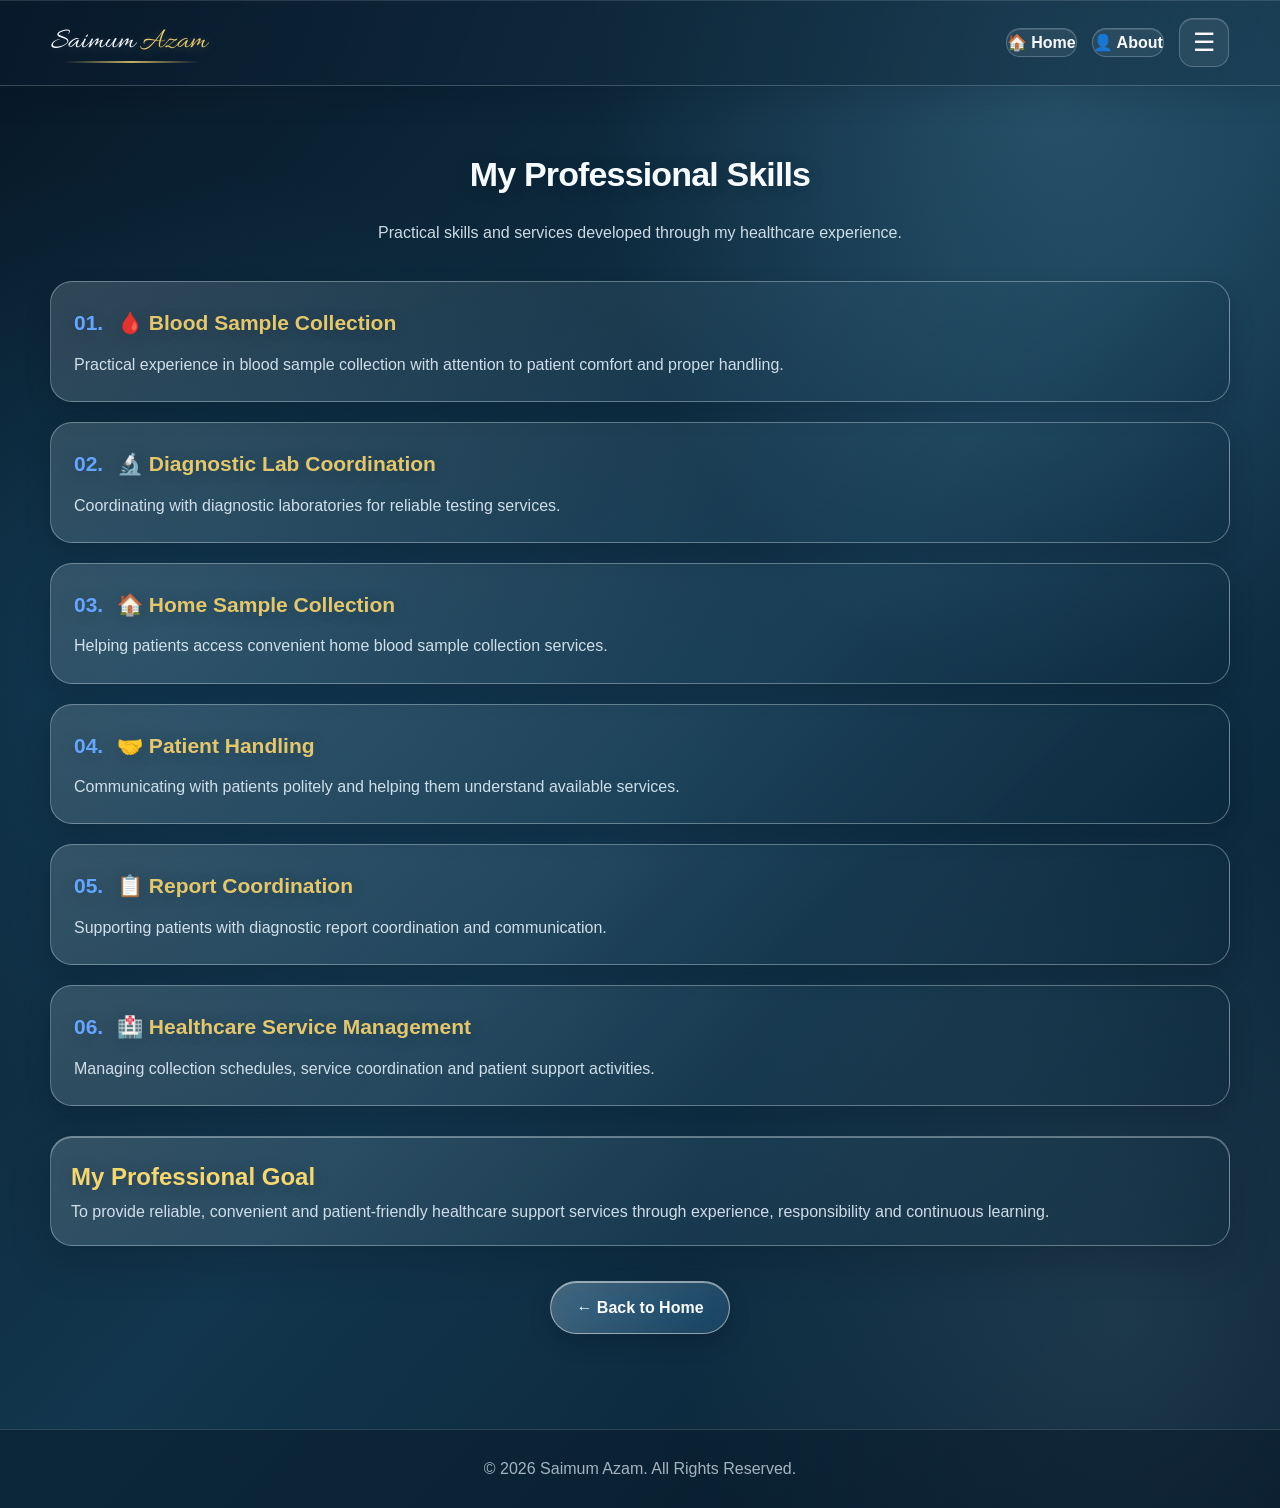
<file: professional-skills.html>
<!DOCTYPE html>
<html lang="en">
<head>
<meta charset="UTF-8">
<meta name="viewport" content="width=device-width, initial-scale=1.0">
<title>Professional Skills | Saimum Azam</title>
<meta name="description" content="Professional healthcare and diagnostic service skills of Saimum Azam.">

<style>
* {
    margin: 0;
    padding: 0;
    box-sizing: border-box;
}

body {
    font-family: Arial, sans-serif;
    background: #0d152b;
    color: #f1f5f9;
    line-height: 1.7;
}

header {
    background: #101a32;
    padding: 22px 15px;
    text-align: center;
    border-bottom: 1px solid #d6b94e;
}

.logo {
    color: #f5d76e;
    font-size: 30px;
    font-weight: bold;
    margin-bottom: 12px;
}

nav {
    display: flex;
    justify-content: center;
    flex-wrap: wrap;
    gap: 16px;
}

nav a {
    color: white;
    text-decoration: none;
    font-weight: bold;
    font-size: 14px;
}

nav a:hover {
    color: #f5d76e;
}

.container {
    max-width: 950px;
    margin: auto;
    padding: 45px 20px;
}

h1 {
    text-align: center;
    color: #64a5ff;
    font-size: 34px;
    margin-bottom: 15px;
}

.subtitle {
    text-align: center;
    color: #bdc8dc;
    margin-bottom: 35px;
}

.skill-card {
    background: #1d2943;
    border: 1px solid #6c674f;
    border-radius: 16px;
    padding: 23px;
    margin-bottom: 20px;
}

.skill-card h2 {
    color: #f5d76e;
    font-size: 21px;
    margin-bottom: 10px;
}

.skill-card p {
    color: #c5cee0;
}

.number {
    color: #64a5ff;
    font-weight: bold;
    margin-right: 8px;
}

.note {
    background: #1d2943;
    border-left: 4px solid #e9c34e;
    padding: 20px;
    border-radius: 10px;
    margin-top: 30px;
}

.back {
    display: block;
    width: fit-content;
    margin: 35px auto;
    background: #e9c34e;
    color: #101a32;
    padding: 12px 25px;
    border-radius: 30px;
    text-decoration: none;
    font-weight: bold;
}

footer {
    text-align: center;
    padding: 25px;
    color: #aab6ca;
    border-top: 1px solid #343e54;
}
    .site-header {
    width: 100%;
    display: flex;
    flex-direction: row;
    justify-content: space-between;
    align-items: center;
    padding: 18px 25px;
    background: #101f35;
    border-bottom: 1px solid #d4af37;
    position: relative;
    z-index: 1000;
}

.site-header .logo {
    font-size: 28px;
    font-weight: bold;
    color: #d8b477;
}

.nav-actions {
    display: flex;
    flex-direction: row;
    align-items: center;
    gap: 15px;
}

.nav-icon {
    color: white;
    text-decoration: none;
    font-weight: 600;
}

.menu-wrap {
    position: relative;
}

.menu-toggle {
    background: transparent;
    color: white;
    border: 1px solid #d4af37;
    border-radius: 10px;
    padding: 9px 13px;
    font-size: 25px;
    cursor: pointer;
}

.menu-panel {
    display: none;
    position: absolute;
    right: 0;
    top: 50px;
    min-width: 220px;
    background: #172943;
    border: 1px solid #d4af37;
    border-radius: 12px;
    padding: 10px;
    z-index: 1001;
}

.menu-panel.show {
    display: block;
}

.menu-panel a {
    display: block;
    padding: 12px;
    color: white;
    text-decoration: none;
}

@media (max-width: 600px) {
    .site-header {
        padding: 14px 10px;
    }

    .nav-actions {
        gap: 6px;
    }

    .nav-icon,
    .menu-toggle {
        padding: 9px 10px;
        font-size: 13px;
    }

    .site-header .logo {
        font-size: 23px;
    }
}
</style>
<link rel="stylesheet" href="theme.css">
<link rel="stylesheet" href="brand.css">
</head>

<body>
<header class="site-header">
  <a href="index.html"
   class="logo signature-logo"
   aria-label="Saimum Azam Home">

  <span class="logo-first">Saimum</span>
  <span class="logo-last">Azam</span>

  </a>

  <div class="nav-actions">
    <a href="index.html" class="nav-icon">🏠 Home</a>
    <a href="about.html" class="nav-icon">👤 About</a>
    <div class="menu-wrap">
      <button class="menu-toggle"
        onclick="document.getElementById('siteMenu').classList.toggle('show')">
        ☰
      </button>

      <div class="menu-panel" id="siteMenu">
        <a href="skills.html">Skills</a>
        <a href="projects.html">Projects</a>
        <a href="healthcare.html">Healthcare</a>
        <a href="experience.html">Experience</a>
        <a href="professional-skills.html">Professional Skills</a>
        <a href="highlights.html">Highlights</a>
        <a href="service-areas.html">Service Areas</a>
      </div>
    </div>
  </div>
</header>
<main class="container">

    <h1>My Professional Skills</h1>

    <p class="subtitle">
        Practical skills and services developed through
        my healthcare experience.
    </p>

    <div class="skill-card">
        <h2><span class="number">01.</span> 🩸 Blood Sample Collection</h2>
        <p>
            Practical experience in blood sample collection
            with attention to patient comfort and proper handling.
        </p>
    </div>

    <div class="skill-card">
        <h2><span class="number">02.</span> 🔬 Diagnostic Lab Coordination</h2>
        <p>
            Coordinating with diagnostic laboratories
            for reliable testing services.
        </p>
    </div>

    <div class="skill-card">
        <h2><span class="number">03.</span> 🏠 Home Sample Collection</h2>
        <p>
            Helping patients access convenient
            home blood sample collection services.
        </p>
    </div>

    <div class="skill-card">
        <h2><span class="number">04.</span> 🤝 Patient Handling</h2>
        <p>
            Communicating with patients politely
            and helping them understand available services.
        </p>
    </div>

    <div class="skill-card">
        <h2><span class="number">05.</span> 📋 Report Coordination</h2>
        <p>
            Supporting patients with diagnostic
            report coordination and communication.
        </p>
    </div>

    <div class="skill-card">
        <h2><span class="number">06.</span> 🏥 Healthcare Service Management</h2>
        <p>
            Managing collection schedules, service
            coordination and patient support activities.
        </p>
    </div>

    <div class="note">
        <h2 style="color:#f5d76e;">My Professional Goal</h2>
        <p>
            To provide reliable, convenient and
            patient-friendly healthcare support services
            through experience, responsibility and continuous learning.
        </p>
    </div>

    <a href="index.html" class="back">← Back to Home</a>

</main>

<footer>
    © <span id="year"></span> Saimum Azam. All Rights Reserved.
</footer>

<script>
document.getElementById("year").textContent =
new Date().getFullYear();
</script>

</body>
</html>
</file>
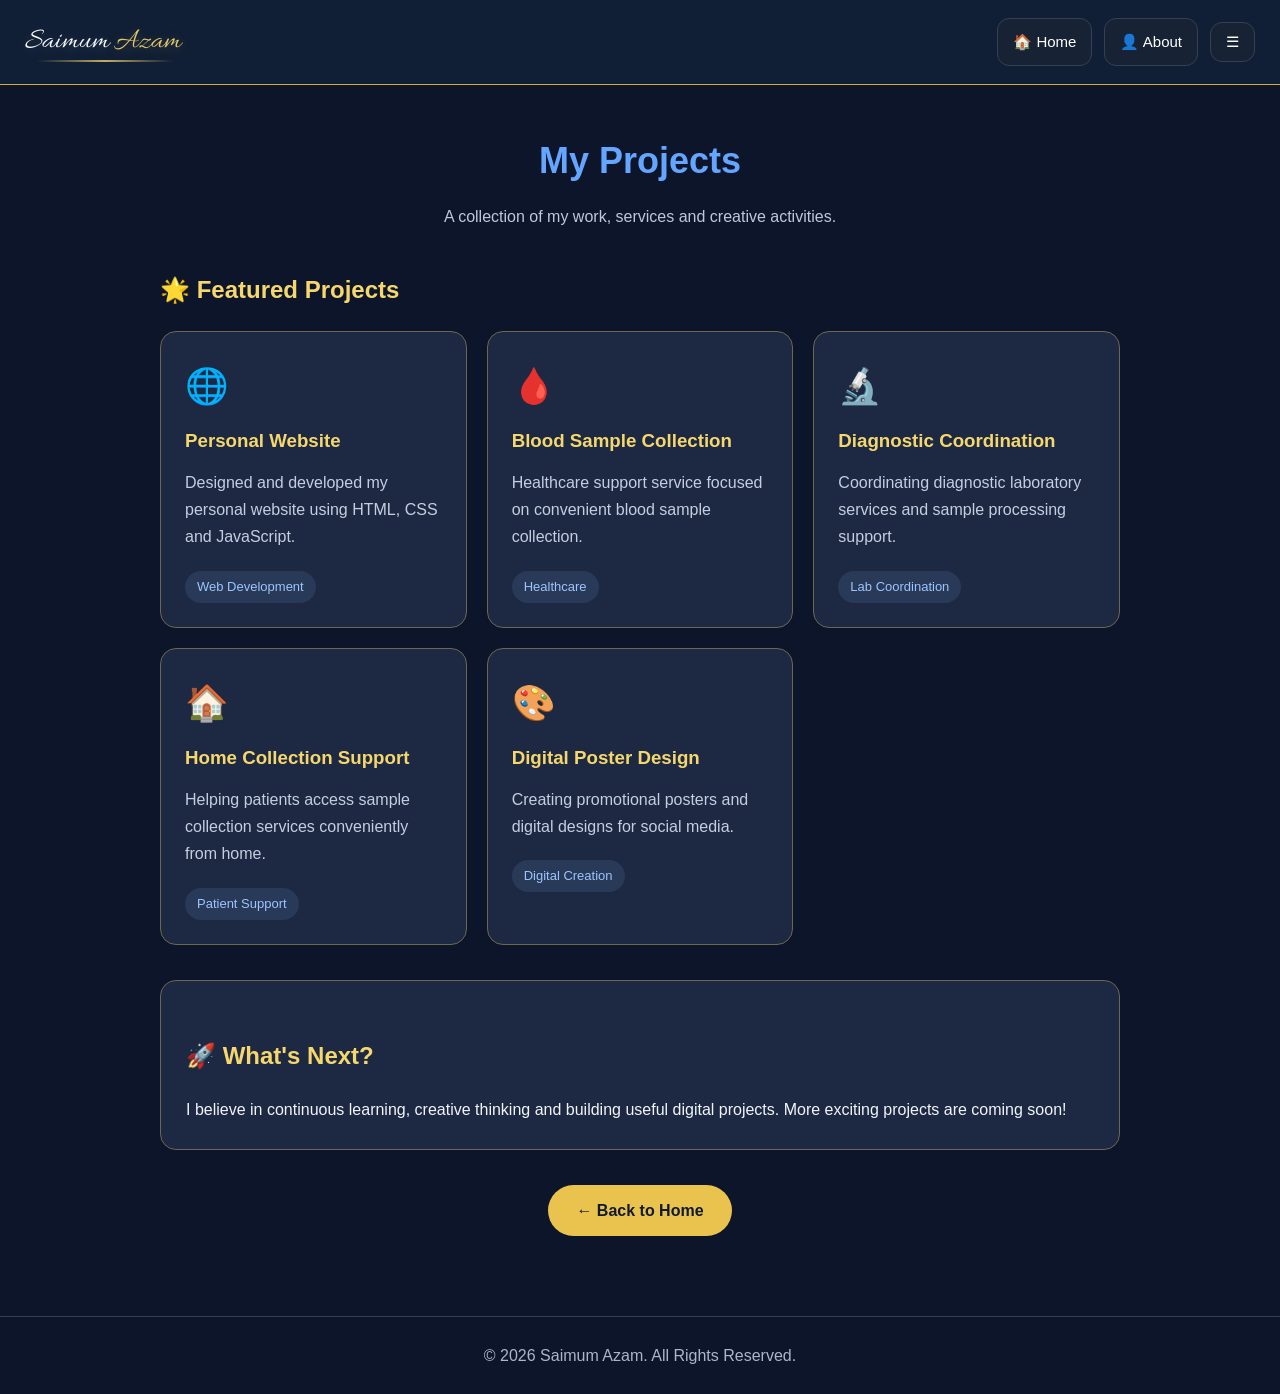
<file: projects.html>
<!DOCTYPE html>
<html lang="en">
<head>
<meta charset="UTF-8">
<meta name="viewport" content="width=device-width, initial-scale=1.0">

<title>My Projects | Saimum Azam</title>

<meta name="description" content="Explore the personal, healthcare and digital projects of Saimum Azam.">

<style>
* {
    margin: 0;
    padding: 0;
    box-sizing: border-box;
}

body {
    font-family: Arial, sans-serif;
    background: #0d152b;
    color: #f1f5f9;
    line-height: 1.7;
}

header {
    background: #101a32;
    padding: 22px 15px;
    text-align: center;
    border-bottom: 1px solid #d6b94e;
}

.logo {
    color: #f5d76e;
    font-size: 30px;
    font-weight: bold;
    margin-bottom: 12px;
}

nav {
    display: flex;
    justify-content: center;
    flex-wrap: wrap;
    gap: 18px;
}

nav a {
    color: white;
    text-decoration: none;
    font-weight: bold;
}

nav a:hover {
    color: #f5d76e;
}

.container {
    max-width: 1000px;
    margin: auto;
    padding: 45px 20px;
}

h1 {
    text-align: center;
    color: #64a5ff;
    font-size: 36px;
    margin-bottom: 12px;
}

.subtitle {
    text-align: center;
    color: #bdc8dc;
    margin-bottom: 40px;
}

h2 {
    color: #f5d76e;
    margin: 30px 0 20px;
}

.projects-grid {
    display: grid;
    grid-template-columns: repeat(auto-fit, minmax(230px, 1fr));
    gap: 20px;
}

.project-card {
    background: #1d2943;
    border: 1px solid #6c674f;
    border-radius: 16px;
    padding: 24px;
    transition: 0.3s;
}

.project-card:hover {
    transform: translateY(-6px);
    border-color: #f5d76e;
}

.project-card .icon {
    font-size: 35px;
    margin-bottom: 10px;
}

.project-card h3 {
    color: #f5d76e;
    margin-bottom: 12px;
}

.project-card p {
    color: #c5cee0;
    margin-bottom: 15px;
}

.tag {
    display: inline-block;
    background: #293958;
    color: #9cc5ff;
    padding: 5px 12px;
    border-radius: 20px;
    font-size: 13px;
    margin-top: 5px;
}

.note {
    margin-top: 35px;
    padding: 25px;
    background: #1d2943;
    border: 1px solid #6c674f;
    border-radius: 16px;
}

.back {
    display: block;
    width: fit-content;
    margin: 35px auto;
    background: #e9c34e;
    color: #101a32;
    padding: 12px 28px;
    border-radius: 30px;
    text-decoration: none;
    font-weight: bold;
}

footer {
    text-align: center;
    padding: 25px;
    color: #aab6ca;
    border-top: 1px solid #343e54;
}
/* PROFESSIONAL HEADER DESIGN */

.site-header {
    width: 100%;
    display: flex;
    flex-direction: row;
    justify-content: space-between;
    align-items: center;
    padding: 18px 25px;
    background: #101f35;
    border-bottom: 1px solid #d4af37;
    position: relative;
    z-index: 1000;
}

.site-header .logo {
    font-size: 28px;
    font-weight: bold;
    color: #d8b477;
    margin-bottom: 0;
}

.nav-actions {
    display: flex;
    align-items: center;
    gap: 12px;
}

.nav-icon,
.menu-toggle {
    display: inline-flex;
    align-items: center;
    padding: 10px 15px;
    border: 1px solid #354052;
    border-radius: 12px;
    background: #172235;
    color: white;
    text-decoration: none;
    font-size: 15px;
    cursor: pointer;
}

.menu-wrap {
    position: relative;
}

.menu-panel {
    display: none;
    position: absolute;
    top: 55px;
    right: 0;
    width: 240px;
    padding: 10px;
    background: #11182b;
    border: 1px solid #354052;
    border-radius: 12px;
}

.menu-panel.show {
    display: block;
}

.menu-panel a {
    display: block;
    padding: 12px;
    color: white;
    text-decoration: none;
}

.menu-panel a:hover {
    background: #26364c;
    color: #d8b477;
}

@media (max-width: 600px) {
    .site-header {
        padding: 14px 10px;
    }

    .nav-actions {
        gap: 6px;
    }

    .nav-icon,
    .menu-toggle {
        padding: 9px 10px;
        font-size: 13px;
    }

    .site-header .logo {
        font-size: 23px;
    }
}
</style>
<link rel="stylesheet" href="brand.css">
</head>

<body>

<header class="site-header">
    <a href="index.html"
   class="logo signature-logo"
   aria-label="Saimum Azam Home">

  <span class="logo-first">Saimum</span>
  <span class="logo-last">Azam</span>

    </a>

    <div class="nav-actions">
        <a href="index.html" class="nav-icon">🏠 Home</a>
        <a href="about.html" class="nav-icon">👤 About</a>

        <div class="menu-wrap">
            <button class="menu-toggle"
            onclick="document.getElementById('siteMenu').classList.toggle('show')">
                ☰
            </button>

            <div class="menu-panel" id="siteMenu">
                <a href="skills.html">Skills</a>
                <a href="projects.html">Projects</a>
                <a href="healthcare.html">Healthcare</a>
                <a href="experience.html">Experience</a>
                <a href="professional-skills.html">Professional Skills</a>
                <a href="highlights.html">Highlights</a>
                <a href="service-areas.html">Service Areas</a>
            </div>
        </div>
    </div>
</header>

<main class="container">

    <h1>My Projects</h1>

    <p class="subtitle">
        A collection of my work, services and creative activities.
    </p>

    <h2>🌟 Featured Projects</h2>

    <div class="projects-grid">

        <div class="project-card">
            <div class="icon">🌐</div>
            <h3>Personal Website</h3>
            <p>
                Designed and developed my personal website
                using HTML, CSS and JavaScript.
            </p>
            <span class="tag">Web Development</span>
        </div>

        <div class="project-card">
            <div class="icon">🩸</div>
            <h3>Blood Sample Collection</h3>
            <p>
                Healthcare support service focused on
                convenient blood sample collection.
            </p>
            <span class="tag">Healthcare</span>
        </div>

        <div class="project-card">
            <div class="icon">🔬</div>
            <h3>Diagnostic Coordination</h3>
            <p>
                Coordinating diagnostic laboratory
                services and sample processing support.
            </p>
            <span class="tag">Lab Coordination</span>
        </div>

        <div class="project-card">
            <div class="icon">🏠</div>
            <h3>Home Collection Support</h3>
            <p>
                Helping patients access sample
                collection services conveniently from home.
            </p>
            <span class="tag">Patient Support</span>
        </div>

        <div class="project-card">
            <div class="icon">🎨</div>
            <h3>Digital Poster Design</h3>
            <p>
                Creating promotional posters and
                digital designs for social media.
            </p>
            <span class="tag">Digital Creation</span>
        </div>

    </div>

    <div class="note">
        <h2>🚀 What's Next?</h2>
        <p>
            I believe in continuous learning,
            creative thinking and building useful
            digital projects. More exciting projects
            are coming soon!
        </p>
    </div>

    <a href="index.html" class="back">← Back to Home</a>

</main>

<footer>
    © <span id="year"></span> Saimum Azam. All Rights Reserved.
</footer>

<script>
document.getElementById("year").textContent =
new Date().getFullYear();
</script>

</body>
</html>
</file>
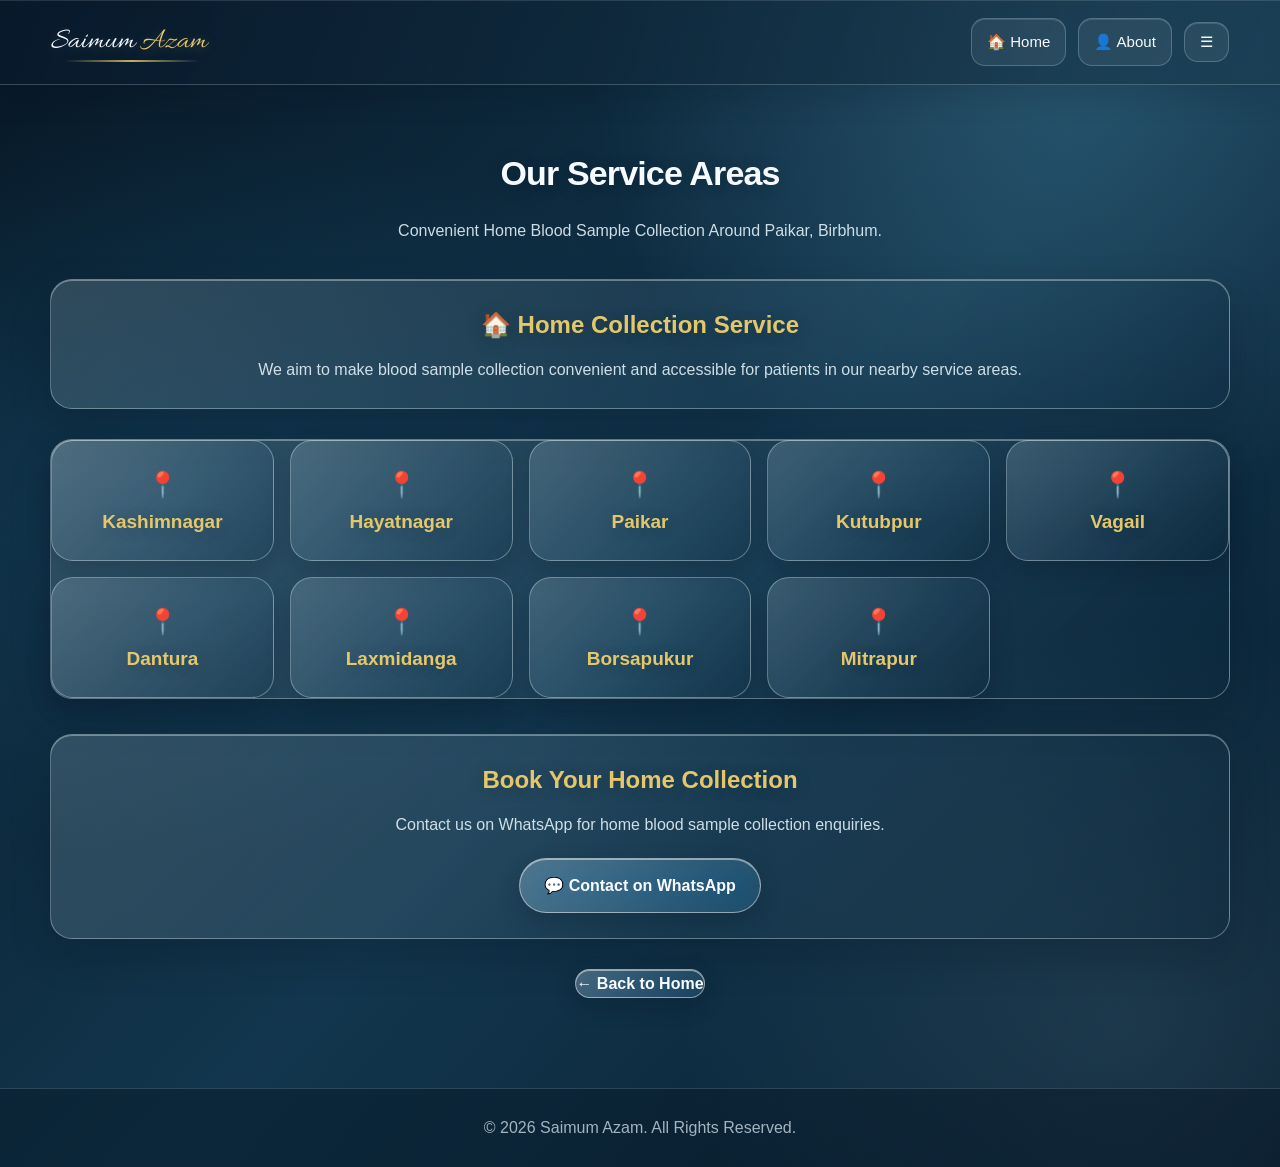
<file: service-areas.html>
<!DOCTYPE html>
<html lang="en">
<head>
<meta charset="UTF-8">
<meta name="viewport" content="width=device-width, initial-scale=1.0">
<title>Our Service Areas | Saimum Azam</title>
<meta name="description" content="Explore home blood sample collection service areas around Paikar, Birbhum, West Bengal.">

<style>
* {
    margin: 0;
    padding: 0;
    box-sizing: border-box;
}

body {
    font-family: Arial, sans-serif;
    background: #0d152b;
    color: #f1f5f9;
    line-height: 1.7;
}

header {
    background: #101a32;
    padding: 22px 15px;
    text-align: center;
    border-bottom: 1px solid #d6b94e;
}

.logo {
    color: #f5d76e;
    font-size: 30px;
    font-weight: bold;
    margin-bottom: 12px;
}

nav {
    display: flex;
    justify-content: center;
    flex-wrap: wrap;
    gap: 16px;
}

nav a {
    color: white;
    text-decoration: none;
    font-size: 14px;
    font-weight: bold;
}

nav a:hover {
    color: #f5d76e;
}

.container {
    max-width: 950px;
    margin: auto;
    padding: 45px 20px;
}

h1 {
    text-align: center;
    color: #64a5ff;
    font-size: 34px;
    margin-bottom: 15px;
}

.subtitle {
    text-align: center;
    color: #bdc8dc;
    margin-bottom: 35px;
}

.intro {
    background: #1d2943;
    border: 1px solid #6c674f;
    border-radius: 16px;
    padding: 25px;
    text-align: center;
    margin-bottom: 30px;
}

.intro h2 {
    color: #f5d76e;
    margin-bottom: 10px;
}

.areas {
    display: grid;
    grid-template-columns: repeat(auto-fit, minmax(220px, 1fr));
    gap: 16px;
}

.area-card {
    background: #1d2943;
    border: 1px solid #6c674f;
    border-radius: 14px;
    padding: 22px;
    text-align: center;
    transition: 0.3s;
}

.area-card:hover {
    transform: translateY(-4px);
    border-color: #f5d76e;
}

.area-card h3 {
    color: #f5d76e;
    font-size: 19px;
}

.pin {
    font-size: 25px;
}

.booking {
    background: #1d2943;
    border: 1px solid #d6b94e;
    border-radius: 16px;
    padding: 25px;
    text-align: center;
    margin-top: 35px;
}

.booking h2 {
    color: #f5d76e;
    margin-bottom: 10px;
}

.booking p {
    color: #c5cee0;
    margin-bottom: 20px;
}

.whatsapp {
    display: inline-block;
    background: #e9c34e;
    color: #101a32;
    padding: 13px 24px;
    border-radius: 30px;
    text-decoration: none;
    font-weight: bold;
}

.back {
    display: block;
    width: fit-content;
    margin: 30px auto;
    color: #f5d76e;
    text-decoration: none;
    font-weight: bold;
}

footer {
    text-align: center;
    padding: 25px;
    color: #aab6ca;
    border-top: 1px solid #343e54;
}
    
.site-header {
    display: flex;
    justify-content: space-between;
    align-items: center;
    padding: 18px 25px;
    background: #101f35;
    border-bottom: 1px solid #d4af37;
    position: relative;
    z-index: 1000;
}

.site-header .logo {
    color: #f5d76e;
    font-size: 30px;
    font-weight: bold;
    margin: 0;
}

.nav-actions {
    display: flex;
    align-items: center;
    gap: 12px;
}

.nav-icon,
.menu-toggle {
    display: inline-flex;
    align-items: center;
    padding: 10px 15px;
    border: 1px solid #354052;
    border-radius: 12px;
    background: #172235;
    color: white;
    text-decoration: none;
    font-size: 15px;
    cursor: pointer;
}

.menu-wrap {
    position: relative;
}

.menu-panel {
    display: none;
    position: absolute;
    top: 55px;
    right: 0;
    width: 240px;
    padding: 10px;
    background: #11182b;
    border: 1px solid #354052;
    border-radius: 12px;
}

.menu-panel.show {
    display: block;
}

.menu-panel a {
    display: block;
    padding: 12px;
    color: white;
    text-decoration: none;
}

.menu-panel a:hover {
    background: #26364c;
    color: #d8b477;
}

@media (max-width: 600px) {
    .site-header {
        padding: 14px 10px;
    }

    .nav-actions {
        gap: 6px;
    }

    .nav-icon,
    .menu-toggle {
        padding: 9px 10px;
        font-size: 13px;
    }

    .site-header .logo {
        font-size: 23px;
    }
}
    
</style>
<link rel="stylesheet" href="theme.css">
<link rel="stylesheet" href="brand.css">
</head>

<body>

<header class="site-header">
    <a href="index.html"
   class="logo signature-logo"
   aria-label="Saimum Azam Home">

  <span class="logo-first">Saimum</span>
  <span class="logo-last">Azam</span>

    </a>

    <div class="nav-actions">
        <a href="index.html" class="nav-icon">🏠 Home</a>
        <a href="about.html" class="nav-icon">👤 About</a>

        <div class="menu-wrap">
            <button class="menu-toggle"
            onclick="document.getElementById('siteMenu').classList.toggle('show')">
                ☰
            </button>

            <div class="menu-panel" id="siteMenu">
                <a href="skills.html">Skills</a>
                <a href="projects.html">Projects</a>
                <a href="healthcare.html">Healthcare</a>
                <a href="experience.html">Experience</a>
                <a href="professional-skills.html">Professional Skills</a>
                <a href="highlights.html">Highlights</a>
                <a href="service-areas.html">Service Areas</a>
            </div>
        </div>
    </div>
</header>

<main class="container">

    <h1>Our Service Areas</h1>

    <p class="subtitle">
        Convenient Home Blood Sample Collection
        Around Paikar, Birbhum.
    </p>

    <div class="intro">
        <h2>🏠 Home Collection Service</h2>
        <p>
            We aim to make blood sample collection
            convenient and accessible for patients
            in our nearby service areas.
        </p>
    </div>

    <div class="areas">

        <div class="area-card">
            <div class="pin">📍</div>
            <h3>Kashimnagar</h3>
        </div>

        <div class="area-card">
            <div class="pin">📍</div>
            <h3>Hayatnagar</h3>
        </div>

        <div class="area-card">
            <div class="pin">📍</div>
            <h3>Paikar</h3>
        </div>

        <div class="area-card">
            <div class="pin">📍</div>
            <h3>Kutubpur</h3>
        </div>

        <div class="area-card">
            <div class="pin">📍</div>
            <h3>Vagail</h3>
        </div>

        <div class="area-card">
            <div class="pin">📍</div>
            <h3>Dantura</h3>
        </div>

        <div class="area-card">
            <div class="pin">📍</div>
            <h3>Laxmidanga</h3>
        </div>

        <div class="area-card">
            <div class="pin">📍</div>
            <h3>Borsapukur</h3>
        </div>

        <div class="area-card">
            <div class="pin">📍</div>
            <h3>Mitrapur</h3>
        </div>

    </div>

    <div class="booking">
        <h2>Book Your Home Collection</h2>
        <p>
            Contact us on WhatsApp for home
            blood sample collection enquiries.
        </p>

        <a class="whatsapp"
           href="https://wa.me/917797911282"
           target="_blank">
           💬 Contact on WhatsApp
        </a>
    </div>

    <a href="index.html" class="back">
        ← Back to Home
    </a>

</main>

<footer>
    © <span id="year"></span> Saimum Azam. All Rights Reserved.
</footer>

<script>
document.getElementById("year").textContent =
new Date().getFullYear();
</script>

</body>
</html>
</file>
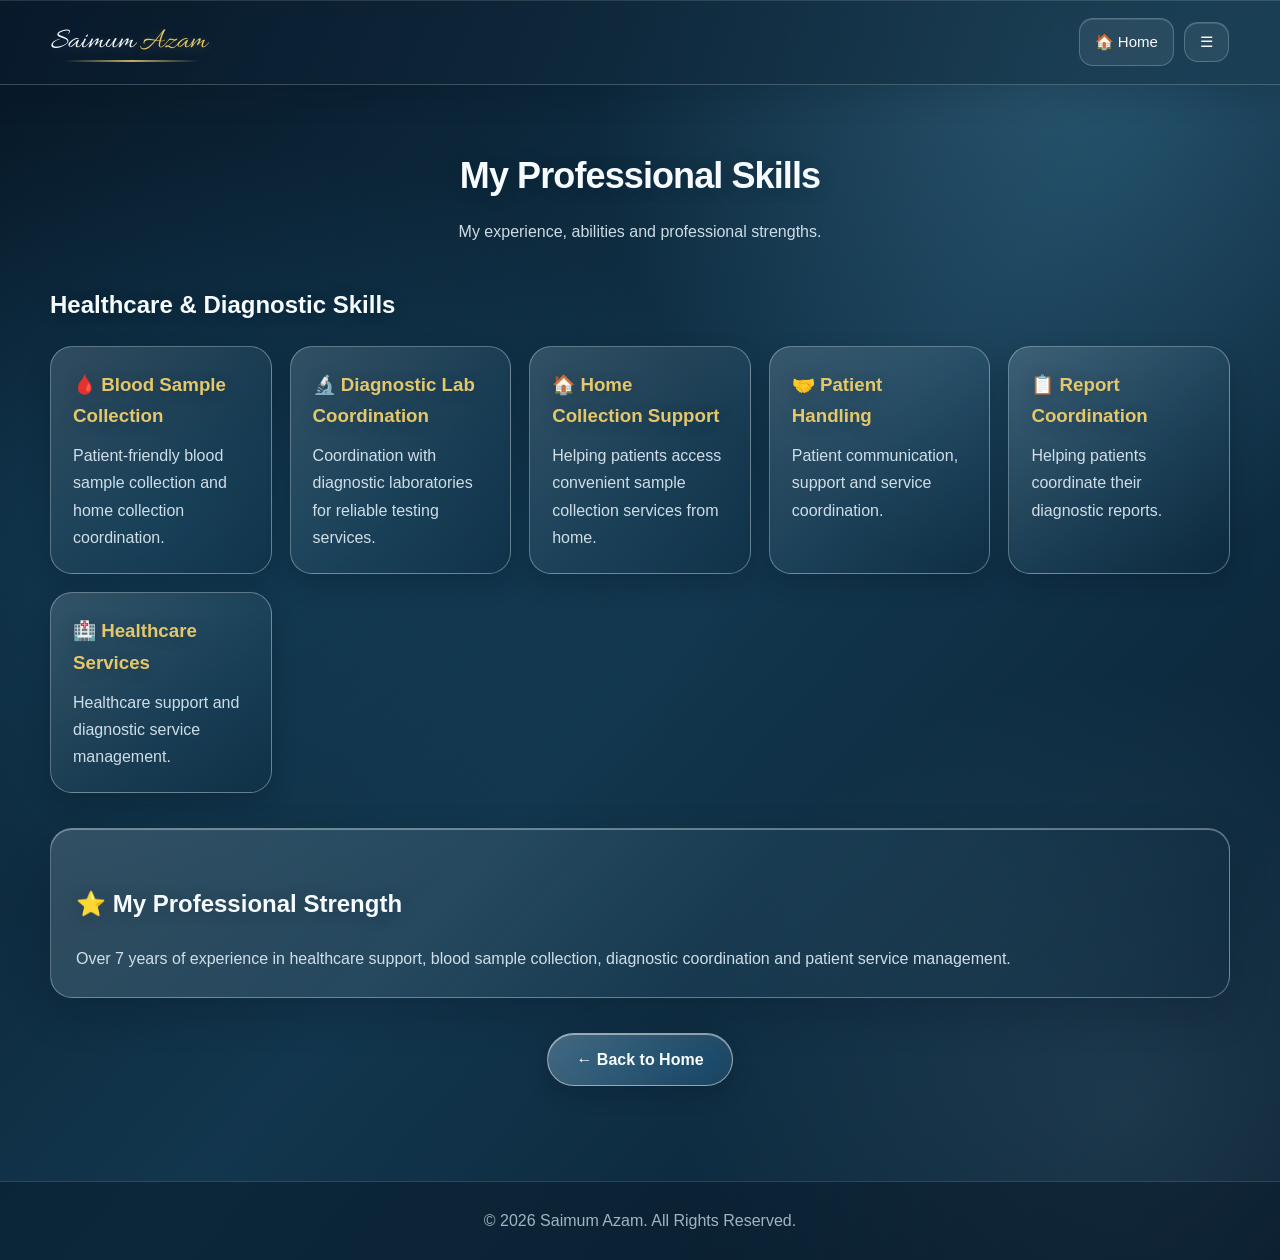
<file: skills.html>
<!DOCTYPE html>
<html lang="en">
<head>
<meta charset="UTF-8">
<meta name="viewport" content="width=device-width, initial-scale=1.0">
<title>Professional Skills | Saimum Azam</title>
<meta name="description" content="Explore the professional healthcare, diagnostic and technology skills of Saimum Azam.">

<style>
* {
    margin: 0;
    padding: 0;
    box-sizing: border-box;
}

body {
    font-family: Arial, sans-serif;
    background: #0d152b;
    color: #f1f5f9;
    line-height: 1.7;
}

header {
    background: #101a32;
    padding: 22px;
    text-align: center;
    border-bottom: 1px solid #d6b94e;
}

.logo {
    color: #f5d76e;
    font-size: 30px;
    font-weight: bold;
    margin-bottom: 12px;
}

nav {
    display: flex;
    justify-content: center;
    flex-wrap: wrap;
    gap: 18px;
}

nav a {
    color: white;
    text-decoration: none;
    font-weight: bold;
}

nav a:hover {
    color: #f5d76e;
}

.container {
    max-width: 1000px;
    margin: auto;
    padding: 45px 20px;
}

h1 {
    text-align: center;
    color: #64a5ff;
    font-size: 36px;
    margin-bottom: 12px;
}

.subtitle {
    text-align: center;
    color: #bdc8dc;
    margin-bottom: 40px;
}

h2 {
    color: #f5d76e;
    margin: 30px 0 20px;
}

.skills-grid {
    display: grid;
    grid-template-columns: repeat(auto-fit, minmax(220px, 1fr));
    gap: 18px;
}

.skill-card {
    background: #1d2943;
    border: 1px solid #6c674f;
    border-radius: 16px;
    padding: 22px;
    transition: 0.3s;
}

.skill-card:hover {
    transform: translateY(-5px);
    border-color: #f5d76e;
}

.skill-card h3 {
    color: #f5d76e;
    margin-bottom: 10px;
}

.skill-card p {
    color: #c5cee0;
}

.experience {
    margin-top: 35px;
    padding: 25px;
    background: #1d2943;
    border-radius: 16px;
    border: 1px solid #6c674f;
}

.back {
    display: block;
    width: fit-content;
    margin: 35px auto;
    background: #e9c34e;
    color: #101a32;
    padding: 12px 28px;
    border-radius: 30px;
    text-decoration: none;
    font-weight: bold;
}

footer {
    text-align: center;
    padding: 25px;
    color: #aab6ca;
    border-top: 1px solid #343e54;
}
/* PROFESSIONAL HEADER DESIGN */

.site-header {
    width: 100%;
    display: flex;
    flex-direction: row;
    justify-content: space-between;
    align-items: center;
    padding: 18px 25px;
    background: #101f35;
    border-bottom: 1px solid #d4af37;
    position: relative;
    z-index: 1000;
}

.site-header .logo {
    font-size: 28px;
    font-weight: bold;
    color: #d8b477;
    margin-bottom: 0;
}

.nav-actions {
    display: flex;
    align-items: center;
    gap: 10px;
}

.nav-icon,
.menu-toggle {
    display: inline-flex;
    align-items: center;
    padding: 10px 15px;
    border: 1px solid #354052;
    border-radius: 12px;
    background: #172235;
    color: white;
    text-decoration: none;
    font-size: 15px;
    cursor: pointer;
}

.menu-wrap {
    position: relative;
}

.menu-panel {
    display: none;
    position: absolute;
    top: 55px;
    right: 0;
    width: 240px;
    padding: 10px;
    background: #11182b;
    border: 1px solid #354052;
    border-radius: 12px;
}

.menu-panel.show {
    display: block;
}

.menu-panel a {
    display: block;
    padding: 12px;
    color: white;
    text-decoration: none;
}

.menu-panel a:hover {
    background: #26364c;
    color: #d8b477;
}

@media (max-width: 600px) {
    .site-header {
        padding: 14px 10px;
    }

    .nav-actions {
        gap: 6px;
    }

    .nav-icon,
    .menu-toggle {
        padding: 9px 10px;
        font-size: 13px;
    }

    .site-header .logo {
        font-size: 23px;
    }
}
</style>
<link rel="stylesheet" href="theme.css">
<link rel="stylesheet" href="brand.css">
</head>

<body>
    
    <header class="site-header">
  <a href="index.html"
   class="logo signature-logo"
   aria-label="Saimum Azam Home">

  <span class="logo-first">Saimum</span>
  <span class="logo-last">Azam</span>

  </a>

  <div class="nav-actions">
    <a href="index.html" class="nav-icon">🏠 Home</a>

    <div class="menu-wrap">
      <button class="menu-toggle"
        onclick="document.getElementById('siteMenu').classList.toggle('show')">
        ☰
      </button>

      <div class="menu-panel" id="siteMenu">
        <a href="about.html" class="nav-icon">👤 About</a>
        <a href="skills.html">Skills</a>
        <a href="projects.html">Projects</a>
        <a href="healthcare.html">Healthcare</a>
        <a href="experience.html">Experience</a>
        <a href="professional-skills.html">Professional Skills</a>
        <a href="highlights.html">Highlights</a>
        <a href="service-areas.html">Service Areas</a>
      </div>
    </div>
  </div>
    </header>

<main class="container">

    <h1>My Professional Skills</h1>

    <p class="subtitle">
        My experience, abilities and professional strengths.
    </p>

    <h2>Healthcare & Diagnostic Skills</h2>

    <div class="skills-grid">

        <div class="skill-card">
            <h3>🩸 Blood Sample Collection</h3>
            <p>Patient-friendly blood sample collection and home collection coordination.</p>
        </div>

        <div class="skill-card">
            <h3>🔬 Diagnostic Lab Coordination</h3>
            <p>Coordination with diagnostic laboratories for reliable testing services.</p>
        </div>

        <div class="skill-card">
            <h3>🏠 Home Collection Support</h3>
            <p>Helping patients access convenient sample collection services from home.</p>
        </div>

        <div class="skill-card">
            <h3>🤝 Patient Handling</h3>
            <p>Patient communication, support and service coordination.</p>
        </div>

        <div class="skill-card">
            <h3>📋 Report Coordination</h3>
            <p>Helping patients coordinate their diagnostic reports.</p>
        </div>

        <div class="skill-card">
            <h3>🏥 Healthcare Services</h3>
            <p>Healthcare support and diagnostic service management.</p>
        </div>

    </div>

    <div class="experience">
        <h2>⭐ My Professional Strength</h2>
        <p>
            Over 7 years of experience in healthcare support,
            blood sample collection, diagnostic coordination
            and patient service management.
        </p>
    </div>

    <a class="back" href="index.html">← Back to Home</a>

</main>

<footer>
    © <span id="year"></span> Saimum Azam. All Rights Reserved.
</footer>

<script>
document.getElementById("year").textContent =
new Date().getFullYear();
</script>

</body>
</html>
</file>
<file: theme.css>
/* SAIMUM AZAM — SHARED LIQUID GLASS THEME
   Shared visual system for every page. Page content/layout remains page-specific. */
:root {
  color-scheme: dark;
  --sa-bg: #071827;
  --sa-ink: #f7fbff;
  --sa-muted: rgba(231, 244, 252, .88);
  --sa-glass: rgba(225, 245, 255, .105);
  --sa-glass-strong: rgba(225, 245, 255, .16);
  --sa-edge: rgba(231, 248, 255, .34);
  --sa-edge-bright: rgba(244, 251, 255, .58);
  --sa-blue: #a9ddf8;
  --sa-gold: #e4c76b;
  --sa-shadow: 0 22px 58px rgba(0, 10, 24, .28);
}

html {
  min-height: 100%;
  background: var(--sa-bg);
  scroll-behavior: smooth;
}

body {
  min-height: 100vh;
  color: var(--sa-ink) !important;
  font-family: Inter, -apple-system, BlinkMacSystemFont, "Segoe UI", Arial, sans-serif !important;
  line-height: 1.7;
  background:
    radial-gradient(ellipse at 82% 4%, rgba(119, 196, 231, .22), transparent 31%),
    radial-gradient(ellipse at 12% 42%, rgba(35, 119, 160, .22), transparent 38%),
    radial-gradient(ellipse at 88% 88%, rgba(181, 221, 239, .11), transparent 28%),
    linear-gradient(132deg, #071827 0%, #12364d 52%, #081e30 100%) !important;
  background-attachment: fixed !important;
  overflow-x: hidden;
}

.site-header,
header.site-header {
  position: relative;
  z-index: 1000;
  width: 100%;
  background: linear-gradient(110deg, rgba(8, 25, 43, .88), rgba(25, 61, 82, .70)) !important;
  border-bottom: 1px solid rgba(223, 245, 255, .22) !important;
  box-shadow: 0 10px 32px rgba(0, 10, 22, .16), inset 0 1px rgba(255,255,255,.12);
  -webkit-backdrop-filter: blur(24px) saturate(160%);
  backdrop-filter: blur(24px) saturate(160%);
}

.site-header .logo,
.logo {
  color: var(--sa-gold) !important;
  text-shadow: 0 2px 14px rgba(228, 199, 107, .20);
}

.nav-icon,
.menu-toggle {
  color: #f7fbff !important;
  background: rgba(226, 243, 255, .075) !important;
  border: 1px solid rgba(230, 246, 255, .23) !important;
  border-radius: 14px !important;
  box-shadow: inset 0 1px rgba(255,255,255,.13);
  transition: background .25s ease, border-color .25s ease, transform .25s ease;
}

.nav-icon:hover,
.menu-toggle:hover {
  color: #fff !important;
  background: rgba(218, 241, 255, .17) !important;
  border-color: rgba(255,255,255,.48) !important;
  transform: translateY(-1px);
}

.menu-panel {
  background: rgba(12, 34, 53, .90) !important;
  border: 1px solid var(--sa-edge) !important;
  border-radius: 18px !important;
  box-shadow: var(--sa-shadow), inset 0 1px rgba(255,255,255,.15);
  -webkit-backdrop-filter: blur(26px) saturate(170%);
  backdrop-filter: blur(26px) saturate(170%);
}

.menu-panel a {
  color: var(--sa-ink) !important;
  border-radius: 10px;
}

.menu-panel a:hover {
  color: #fff !important;
  background: rgba(224, 244, 255, .12) !important;
}

.container,
main.container {
  width: min(100% - 32px, 1180px);
  max-width: 1180px !important;
  margin: 0 auto;
  padding: clamp(28px, 5vw, 60px) 0 !important;
}

h1, h2, h3 {
  color: #f6fbff;
  text-shadow: 0 2px 18px rgba(0, 18, 34, .20);
}

h1 {
  letter-spacing: -.025em;
}

p,
.subtitle {
  color: var(--sa-muted) !important;
}

.card,
.service-card,
.areas,
.experience,
.contact,
.intro,
.area-card,
.booking,
.skill-card,
.highlight,
.note,
.project-card,
.project,
.skills .skill {
  color: var(--sa-ink);
  background: linear-gradient(135deg, rgba(226, 245, 255, .17), rgba(151, 207, 234, .065) 58%, rgba(7, 35, 55, .18)) !important;
  border: 1px solid var(--sa-edge) !important;
  border-radius: 22px !important;
  box-shadow: 0 16px 42px rgba(0, 12, 26, .20), inset 0 1px rgba(255,255,255,.35);
  -webkit-backdrop-filter: blur(24px) saturate(165%);
  backdrop-filter: blur(24px) saturate(165%);
  transition: transform .28s ease, border-color .28s ease, box-shadow .28s ease, background .28s ease;
}

.card:hover,
.service-card:hover,
.area-card:hover,
.skill-card:hover,
.project-card:hover {
  transform: translateY(-4px);
  border-color: var(--sa-edge-bright) !important;
  box-shadow: 0 22px 48px rgba(0, 12, 26, .28), inset 0 1px rgba(255,255,255,.45);
}

.card h2,
.service-card h3,
.area-card h3,
.skill-card h2,
.skill-card h3,
.highlight h2,
.booking h2,
.intro h2 {
  color: var(--sa-gold) !important;
}

.area,
.tag {
  color: #e6f5ff !important;
  background: rgba(222, 242, 255, .10) !important;
  border: 1px solid rgba(230, 247, 255, .20);
  border-radius: 999px;
}

a.back,
a.whatsapp,
a.btn,
button:not(.menu-toggle),
.contact-btn {
  color: #f9fcff;
  border: 1px solid rgba(255,255,255,.48);
  border-radius: 999px;
  background: linear-gradient(135deg, rgba(231,247,255,.28), rgba(150,210,239,.12));
  box-shadow: 0 8px 22px rgba(0, 12, 25, .20), inset 0 1px rgba(255,255,255,.48);
  -webkit-backdrop-filter: blur(16px) saturate(165%);
  backdrop-filter: blur(16px) saturate(165%);
  transition: transform .25s ease, background .25s ease, box-shadow .25s ease;
}

a.back:hover,
a.whatsapp:hover,
a.btn:hover,
button:not(.menu-toggle):hover,
.contact-btn:hover {
  color: #fff;
  transform: translateY(-2px);
  background: linear-gradient(135deg, rgba(245,251,255,.40), rgba(170,224,247,.20));
  box-shadow: 0 13px 28px rgba(0, 12, 25, .28), inset 0 1px rgba(255,255,255,.65);
}

input,
select,
textarea {
  color: #f7fbff !important;
  background: rgba(5, 24, 40, .48) !important;
  border: 1px solid rgba(220, 242, 255, .28) !important;
  border-radius: 12px !important;
  outline: none;
}

input:focus,
select:focus,
textarea:focus {
  border-color: rgba(190, 231, 251, .75) !important;
  box-shadow: 0 0 0 3px rgba(132, 201, 235, .14);
}

footer {
  color: rgba(222, 237, 247, .72) !important;
  background: rgba(7, 23, 39, .48);
  border-top: 1px solid rgba(224, 243, 255, .16) !important;
  -webkit-backdrop-filter: blur(18px);
  backdrop-filter: blur(18px);
}

@media (max-width: 700px) {
  .container,
  main.container {
    width: min(100% - 28px, 1180px);
    padding: 28px 0 !important;
  }
  .site-header {
    padding-left: 14px !important;
    padding-right: 14px !important;
  }
  .card,
  .service-card,
  .areas,
  .experience,
  .contact,
  .intro,
  .area-card,
  .booking,
  .skill-card,
  .highlight,
  .note,
  .project-card {
    border-radius: 18px !important;
  }
}

@media (prefers-reduced-motion: reduce) {
  *, *::before, *::after {
    scroll-behavior: auto !important;
    animation-duration: .01ms !important;
    transition-duration: .01ms !important;
  }
}

/* MOBILE PERFORMANCE FIX */
@media (max-width: 700px) {
  body {
    background-attachment: scroll !important;
  }

  .site-header,
  .menu-panel,
  .card,
  .service-card,
  .areas,
  .experience,
  .contact,
  .intro,
  .area-card,
  .booking,
  .skill-card,
  .highlight,
  .note,
  .project-card,
  .project,
  .skills .skill,
  .glass-hero,
  .glass-card,
  .glass-button,
  .pathology-table-wrap {
    -webkit-backdrop-filter: blur(8px) saturate(125%) !important;
    backdrop-filter: blur(8px) saturate(125%) !important;
  }

  .glass-hero::after {
    animation: none !important;
    display: none !important;
  }

  .card,
  .service-card,
  .area-card,
  .skill-card,
  .project-card,
  .glass-card,
  .glass-button,
  .nav-icon,
  .menu-toggle {
    transition: none !important;
  }

  .card:hover,
  .service-card:hover,
  .area-card:hover,
  .skill-card:hover,
  .project-card:hover,
  .glass-card:hover,
  .glass-button:hover {
    transform: none !important;
  }
}
/* =====================================
   PC / LAPTOP PERFORMANCE OPTIMIZATION
   Mobile styles remain unchanged
===================================== */

@media (min-width: 701px) {

  html {
    scroll-behavior: auto !important;
  }

  body {
    background-attachment: scroll !important;
  }

  .site-header,
  .menu-panel,
  .card,
  .service-card,
  .areas,
  .experience,
  .contact,
  .intro,
  .area-card,
  .booking,
  .skill-card,
  .highlight,
  .note,
  .project-card,
  .project,
  .skills .skill,
  .glass-hero,
  .glass-card,
  .glass-button,
  footer {
    -webkit-backdrop-filter: none !important;
    backdrop-filter: none !important;
  }

  .glass-hero::after {
    animation: none !important;
    display: none !important;
  }

  .glass-home::before,
  .glass-home::after {
    filter: none !important;
  }

  .card,
  .service-card,
  .area-card,
  .skill-card,
  .project-card,
  .glass-card,
  .glass-hero {
    box-shadow: 0 10px 25px rgba(0,12,26,.20) !important;
    transition: none !important;
  }

  .card:hover,
  .service-card:hover,
  .area-card:hover,
  .skill-card:hover,
  .project-card:hover,
  .glass-card:hover,
  .glass-hero:hover {
    transform: none !important;
  }

  .glass-button,
  .nav-icon,
  .menu-toggle {
    transition: none !important;
  }
}
/* EXTRA DESKTOP PERFORMANCE FIX */
@media (min-width: 701px) {

  /* Stop remaining card animations */
  .project,
  .skill,
  .project-card,
  .skill-card,
  .lab-card,
  .lab-hero {
    animation: none !important;
    transition: none !important;
  }

  /* Remove heavy hover rendering */
  .project:hover,
  .skill:hover,
  .project-card:hover,
  .skill-card:hover,
  .lab-card:hover {
    transform: none !important;
    box-shadow: 0 8px 20px rgba(0,12,26,.20) !important;
  }

  /* Keep glass appearance without expensive blur */
  .project,
  .skill,
  .lab-card,
  .lab-hero,
  .pathology-table-wrap {
    -webkit-backdrop-filter: none !important;
    backdrop-filter: none !important;
  }
}

/* =====================================
   DESKTOP FLUID WIDTH FIX
   Better screen space usage at low zoom
===================================== */

@media (min-width: 701px) {

  .site-header,
  header.site-header {
    width: 100% !important;
    max-width: none !important;
    box-sizing: border-box !important;
    padding-left: clamp(24px, 4vw, 70px) !important;
    padding-right: clamp(24px, 4vw, 70px) !important;
  }

  .glass-home {
    width: 100% !important;
    max-width: none !important;
    margin-left: 0 !important;
    margin-right: 0 !important;
    box-sizing: border-box !important;
    padding-left: clamp(24px, 5vw, 90px) !important;
    padding-right: clamp(24px, 5vw, 90px) !important;
  }

  .glass-home .glass-hero,
  .glass-home .glass-grid {
    width: 100% !important;
    max-width: none !important;
    box-sizing: border-box !important;
  }
}
</file>
<file: brand.css>
/* =========================================
   SAIMUM AZAM — SIGNATURE BRAND IDENTITY
   Premium Handwritten Personal Logo
========================================= */

@import url('https://fonts.googleapis.com/css2?family=Allura&display=swap');

:root {
  --brand-white: #F8FAFF;
  --brand-gold: #E4C76B;
}

/* Main Signature Logo */

.site-header .signature-logo,
.signature-logo {
  position: relative;

  display: inline-flex !important;
  align-items: baseline;
  gap: 5px;

  font-family: "Allura", "Segoe Script",
               "Brush Script MT", cursive !important;

  font-size: clamp(27px, 2.3vw, 36px) !important;
  font-weight: 400 !important;
  line-height: 1.1;

  white-space: nowrap;
  text-decoration: none !important;

  background: none !important;

  -webkit-background-clip: initial !important;
  -webkit-text-fill-color: initial !important;

  padding: 0 !important;
  margin: 0 !important;
}

/* First Name — Saimum */

.signature-logo .logo-first {
  color: var(--brand-white) !important;

  text-shadow:
    0 2px 12px rgba(255,255,255,.16);
}

/* Last Name — Azam */

.signature-logo .logo-last {
  color: var(--brand-gold) !important;

  text-shadow:
    0 2px 12px rgba(228,199,107,.25);
}

/* Elegant Signature Underline */

.signature-logo::after {
  content: "";

  position: absolute;

  left: 8%;
  right: 5%;
  bottom: -4px;

  height: 1.5px;

  background: linear-gradient(
    90deg,
    transparent,
    var(--brand-gold),
    transparent
  );

  opacity: .85;
}

/* Mobile Responsive Logo */

@media (max-width: 700px) {

  .site-header .signature-logo,
  .signature-logo {
    font-size: 28px !important;
    gap: 3px;
  }

}
</file>
